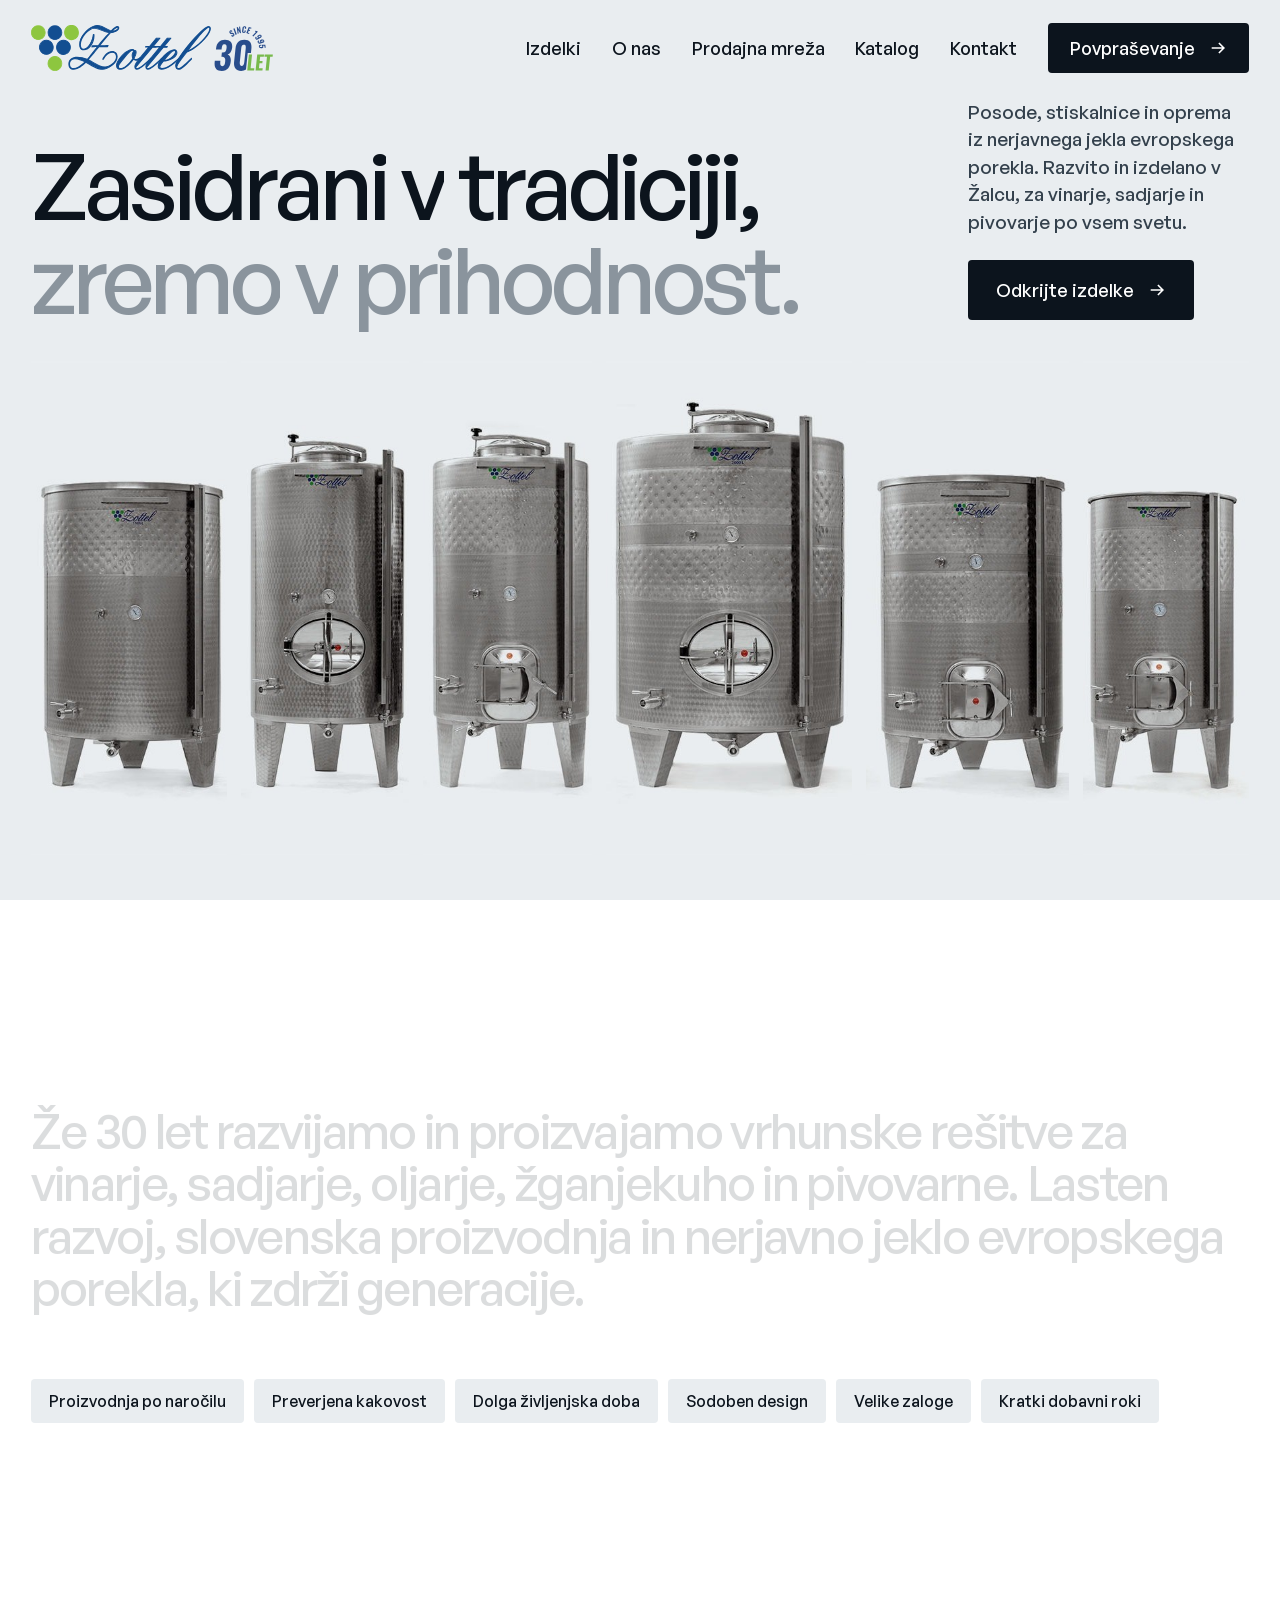
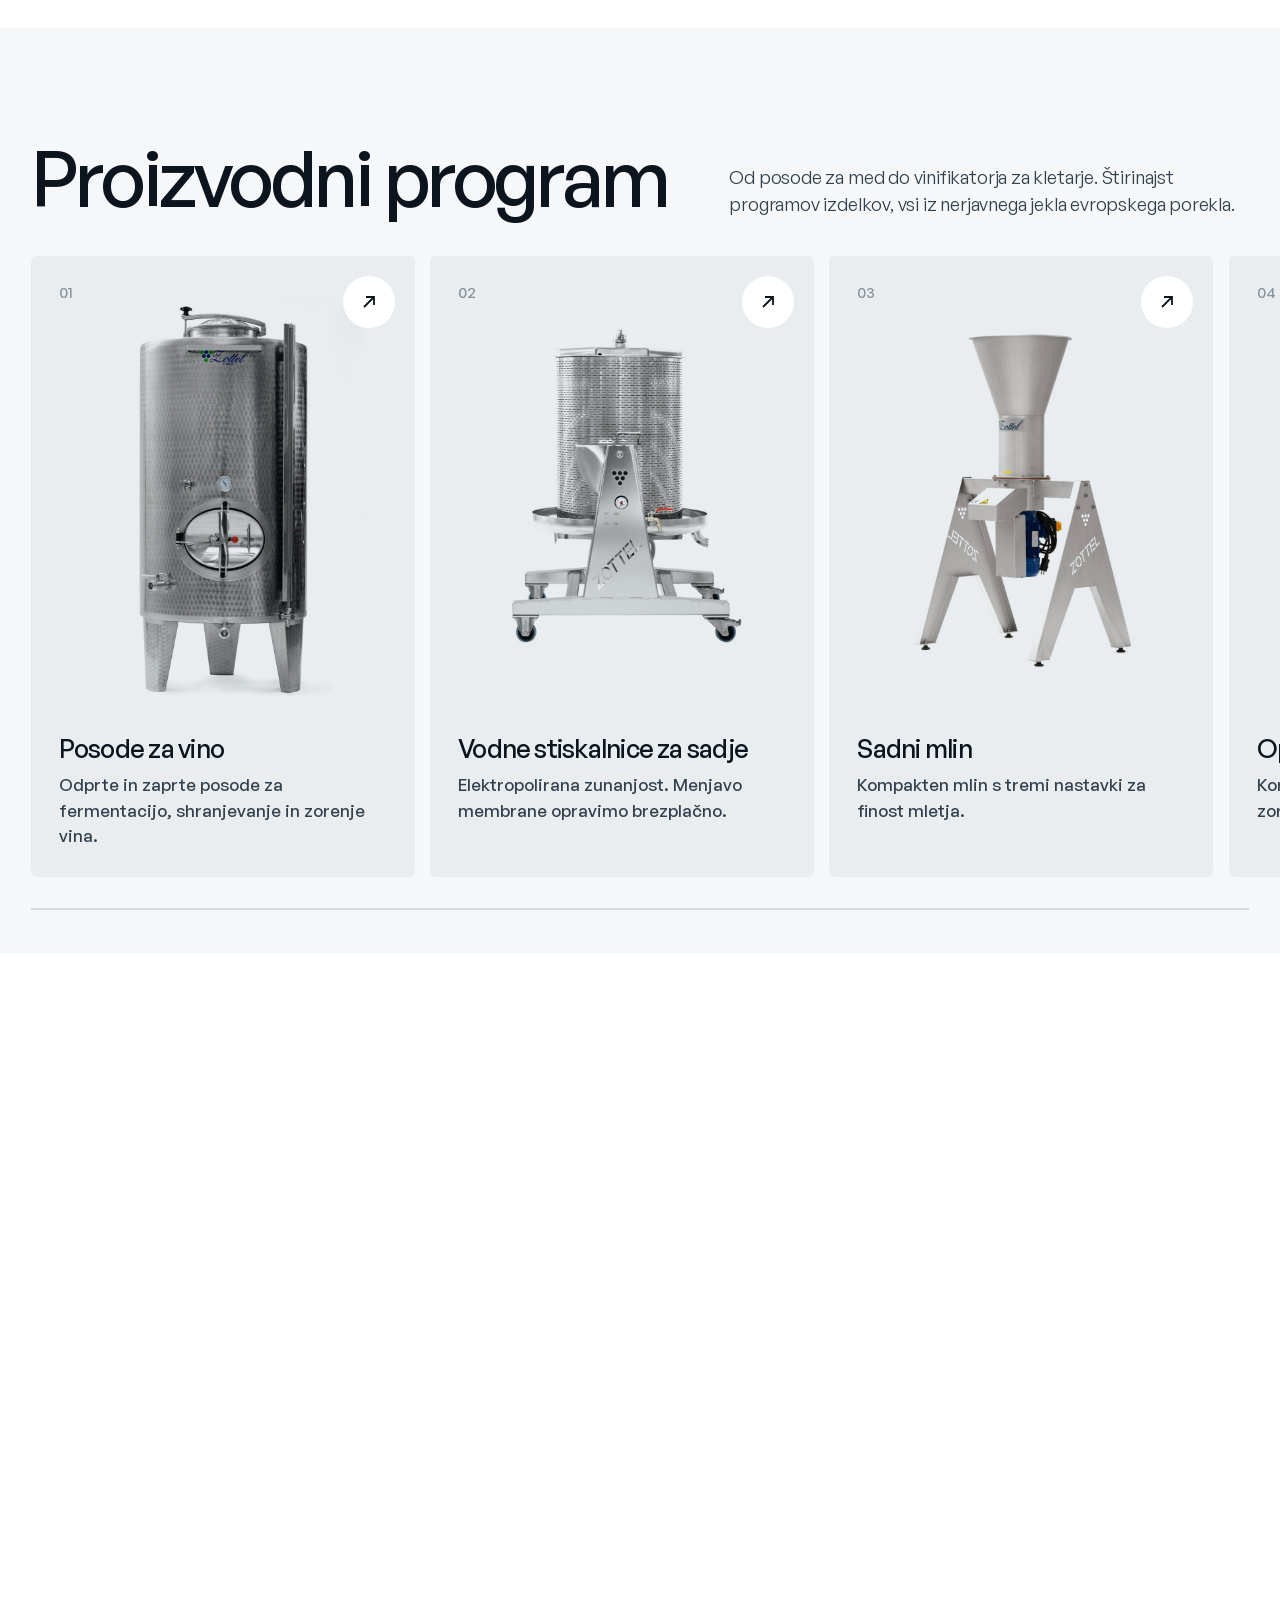
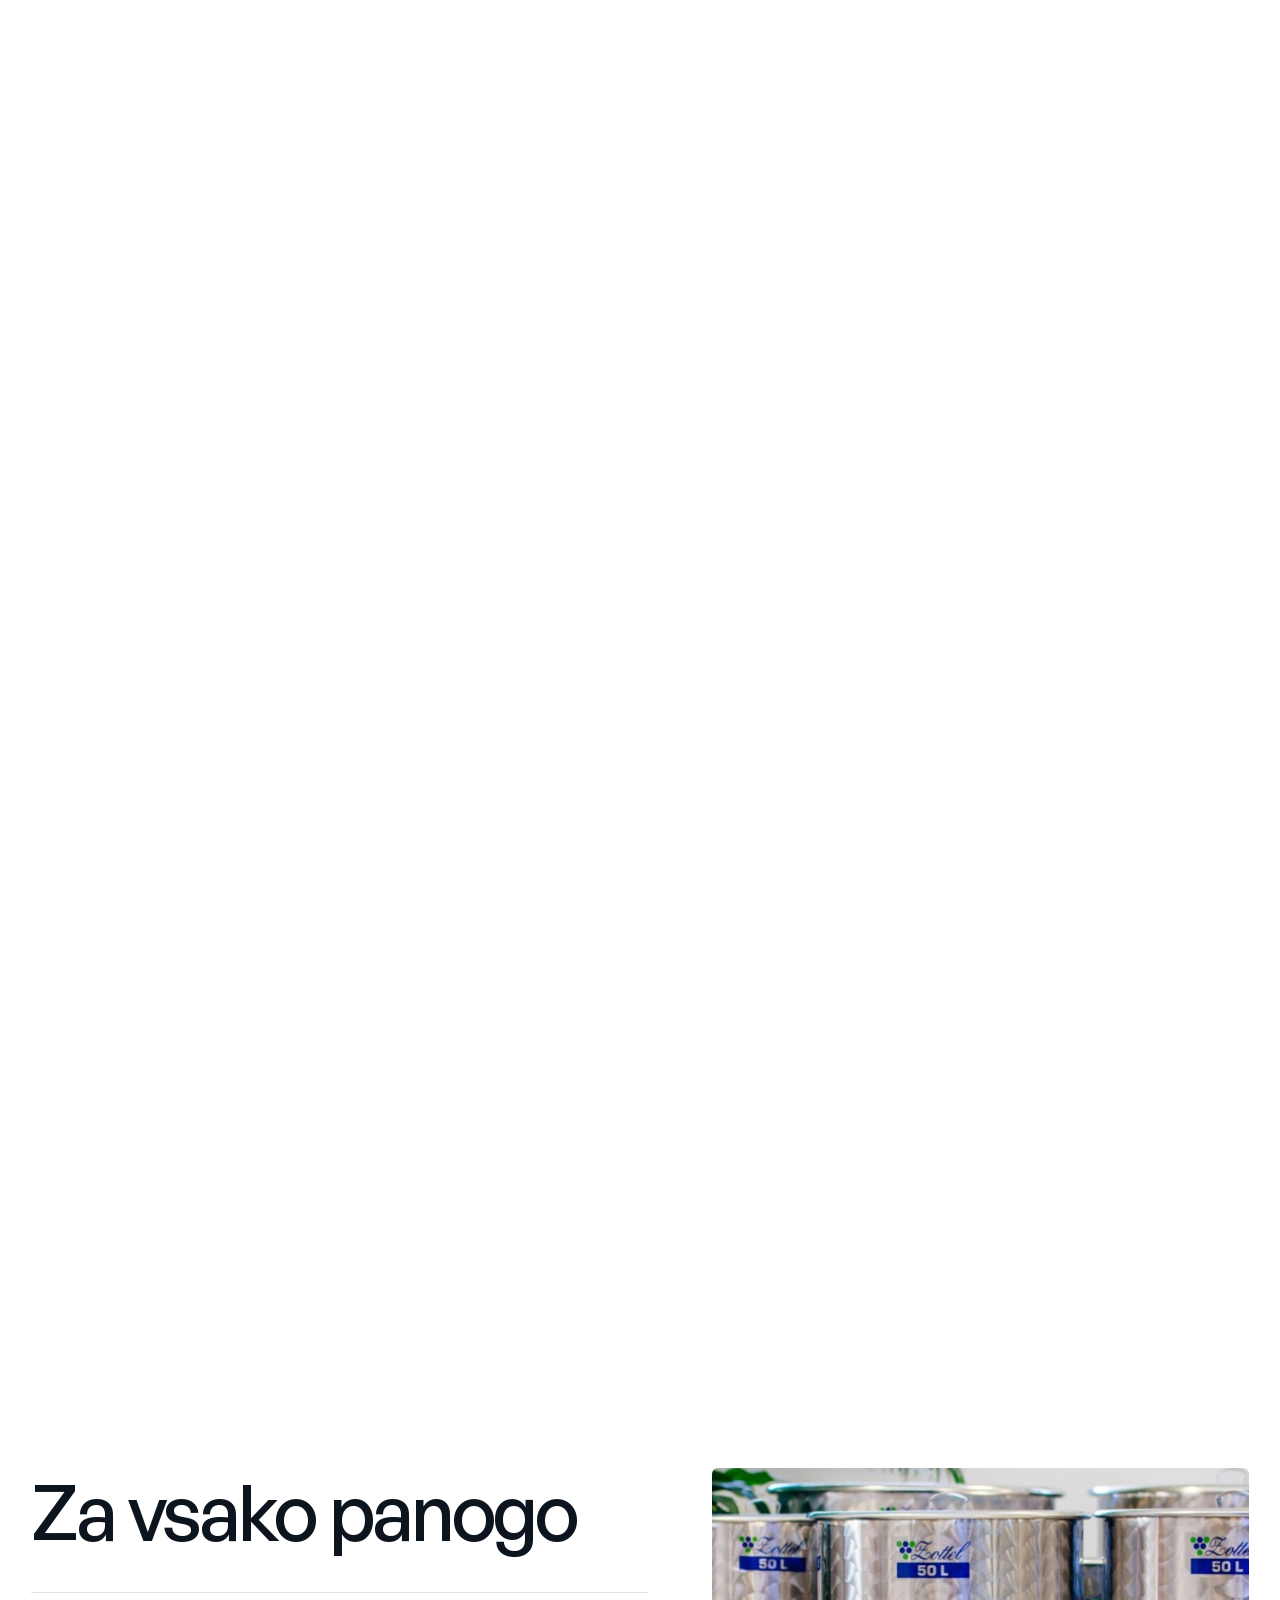
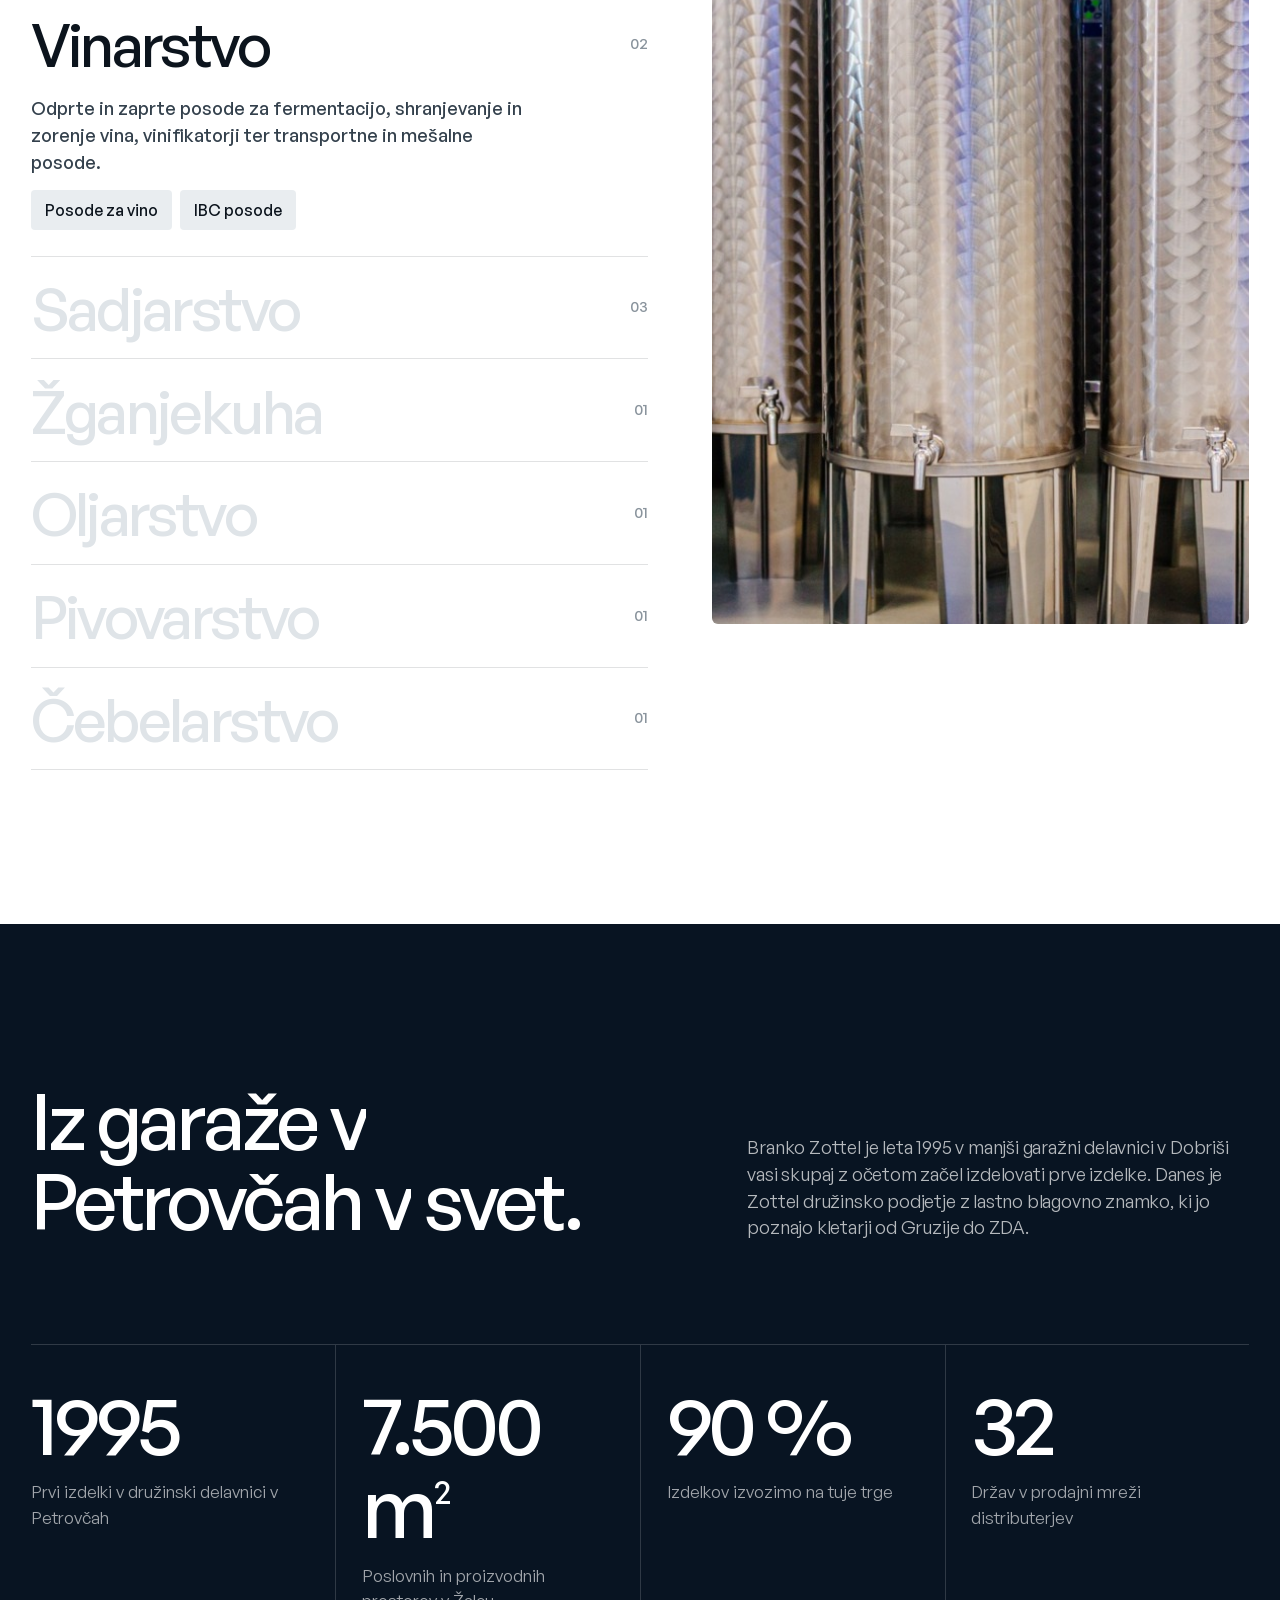
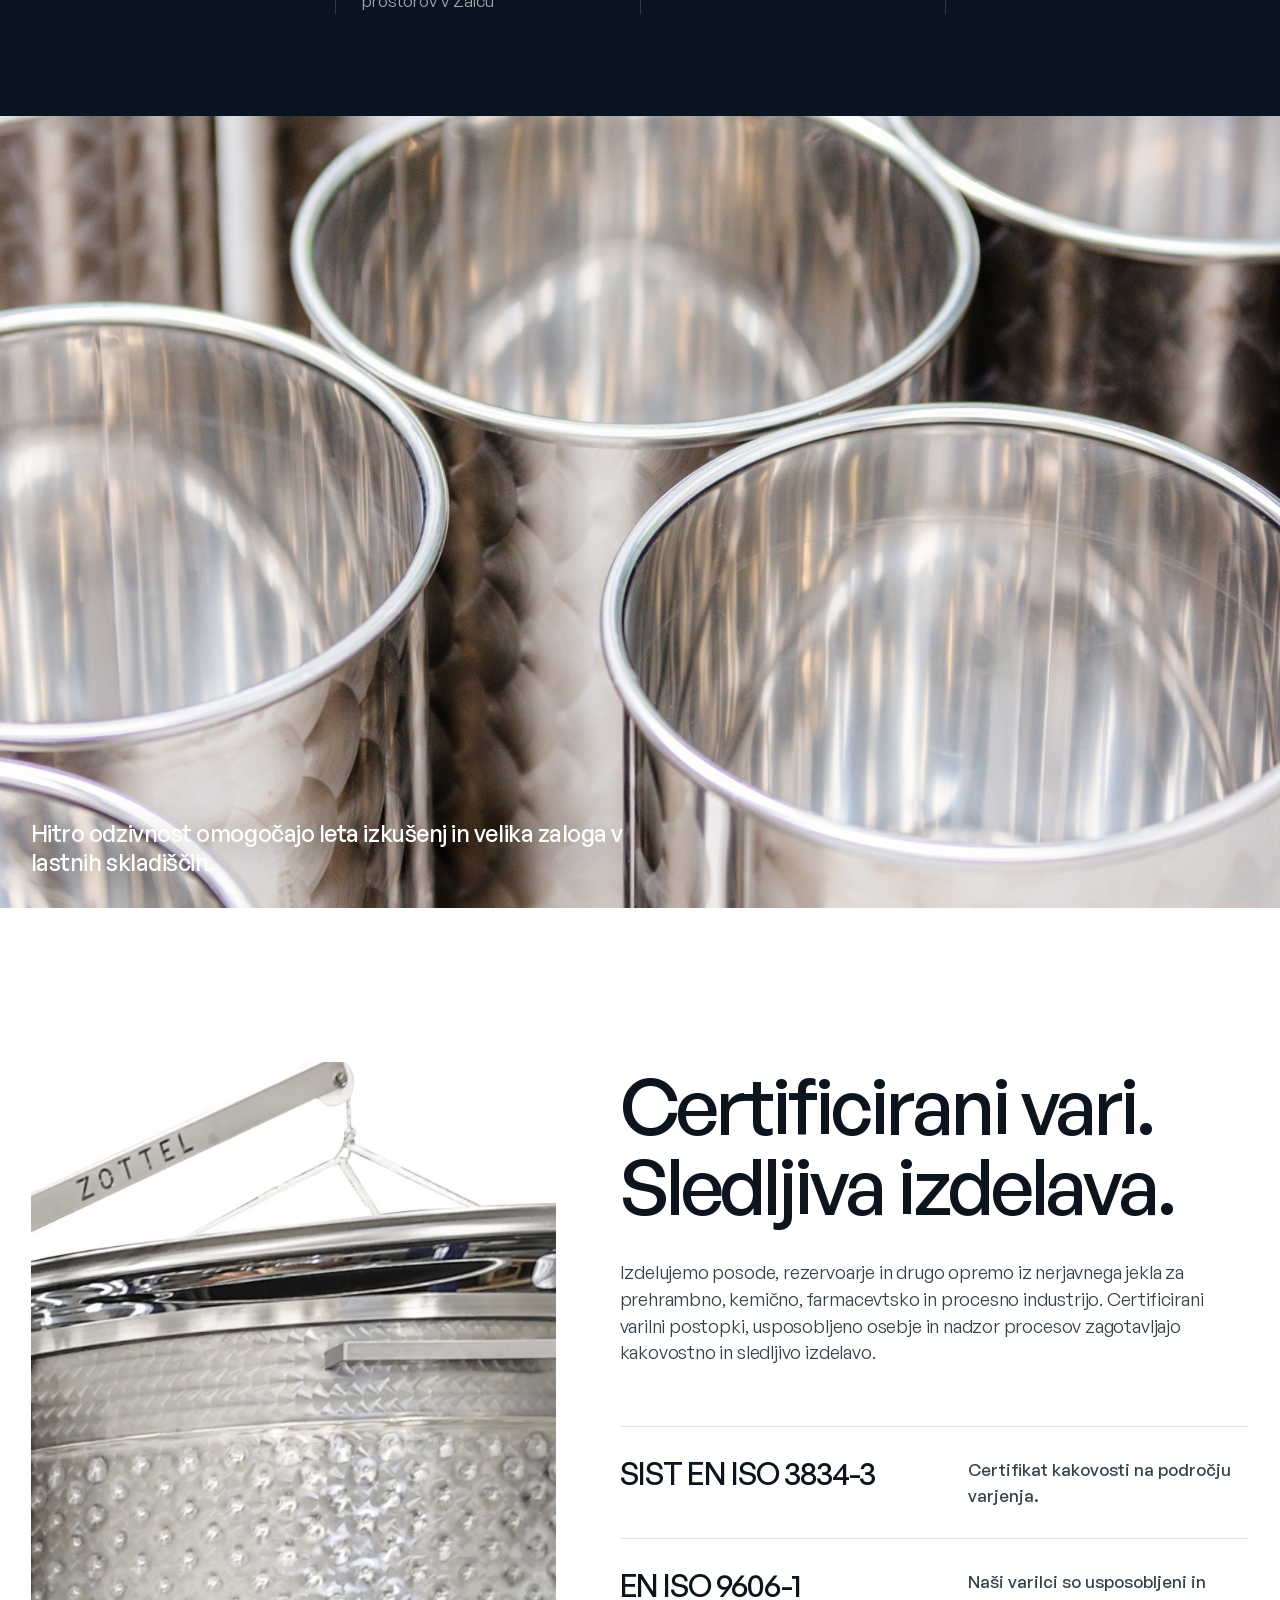
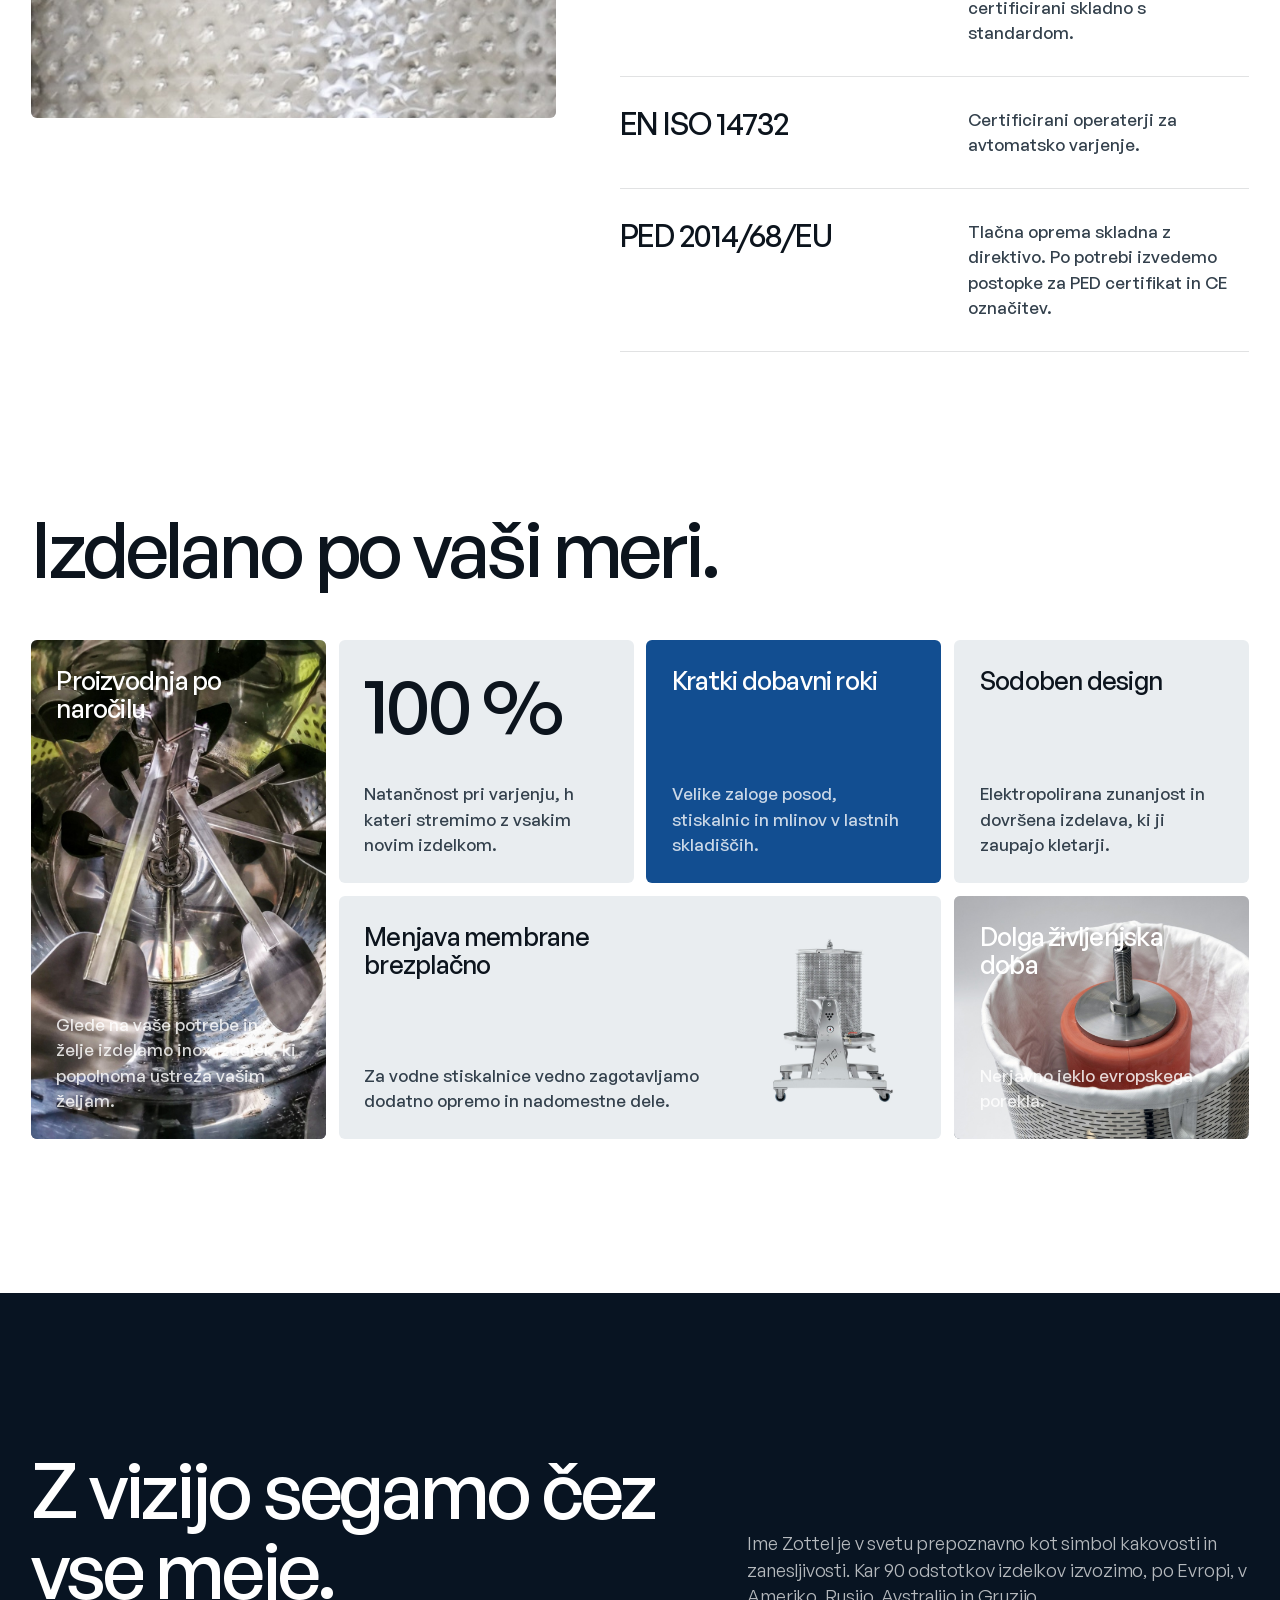
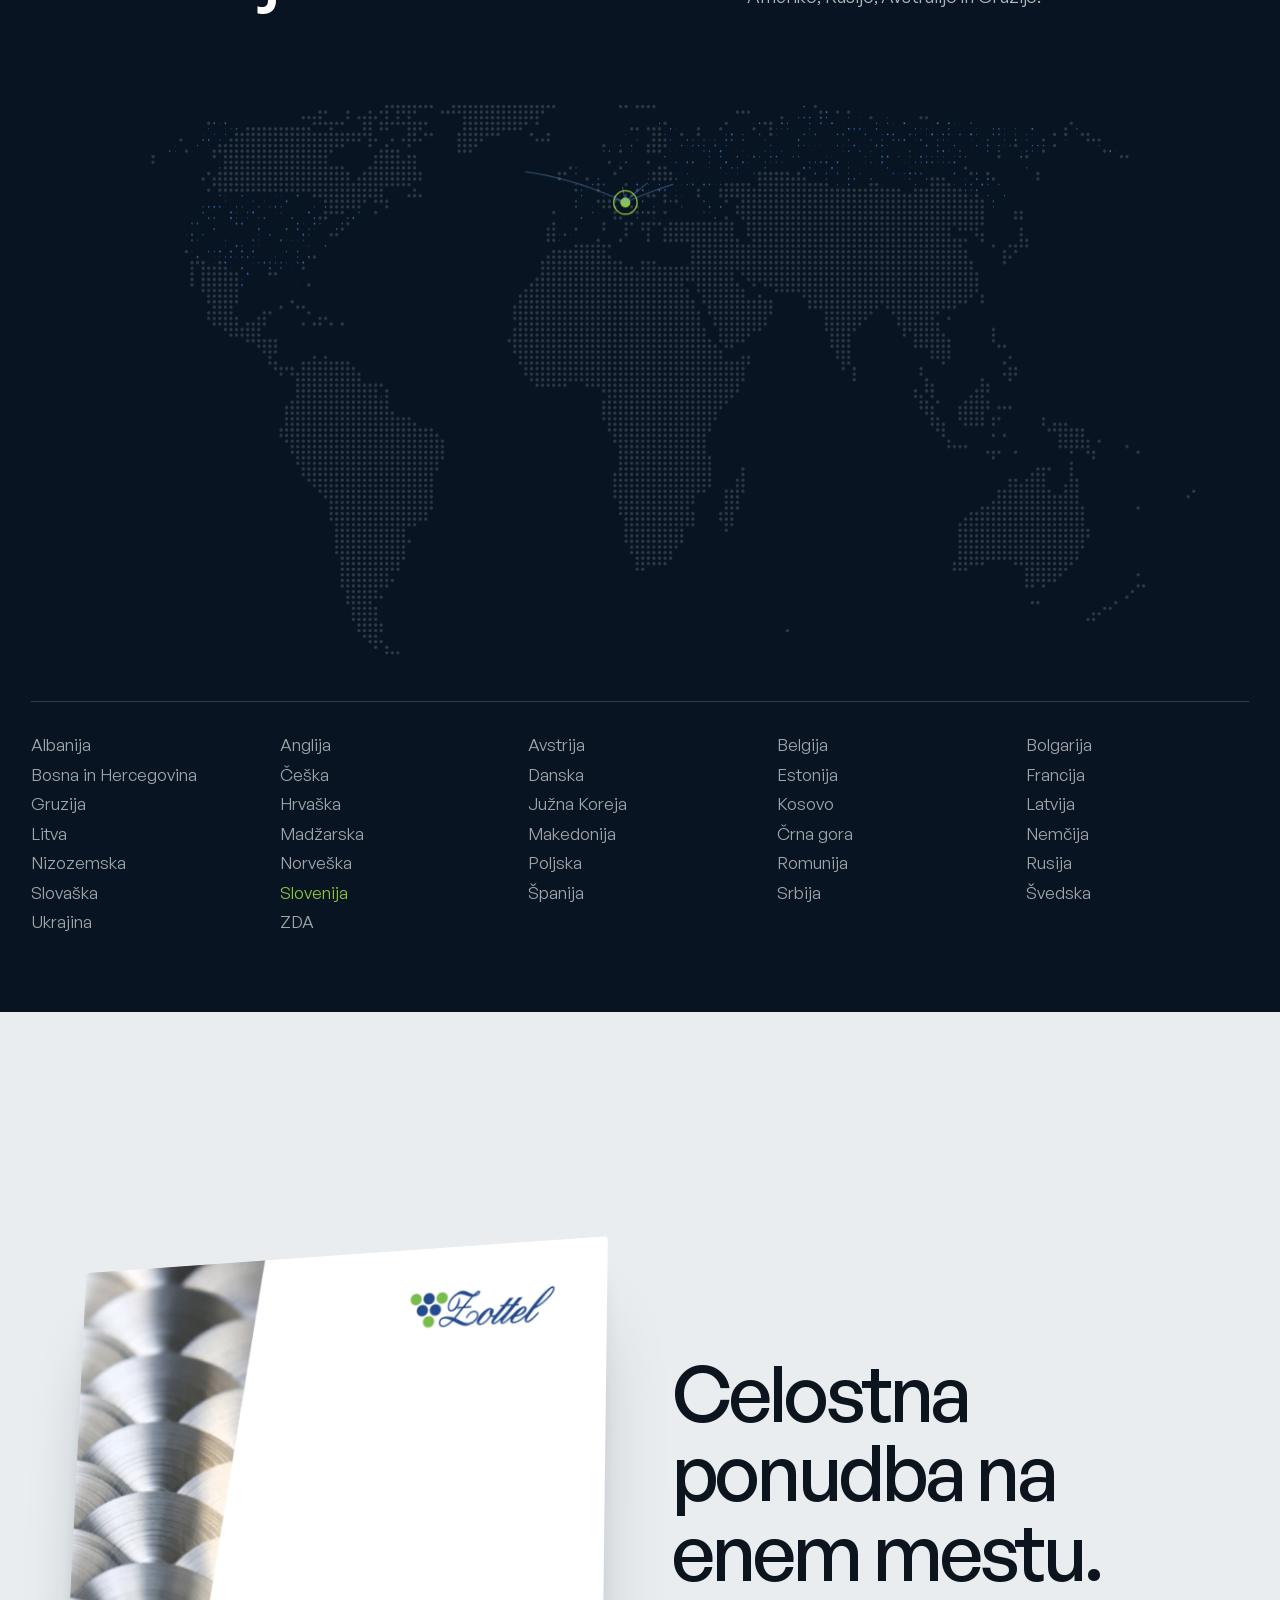
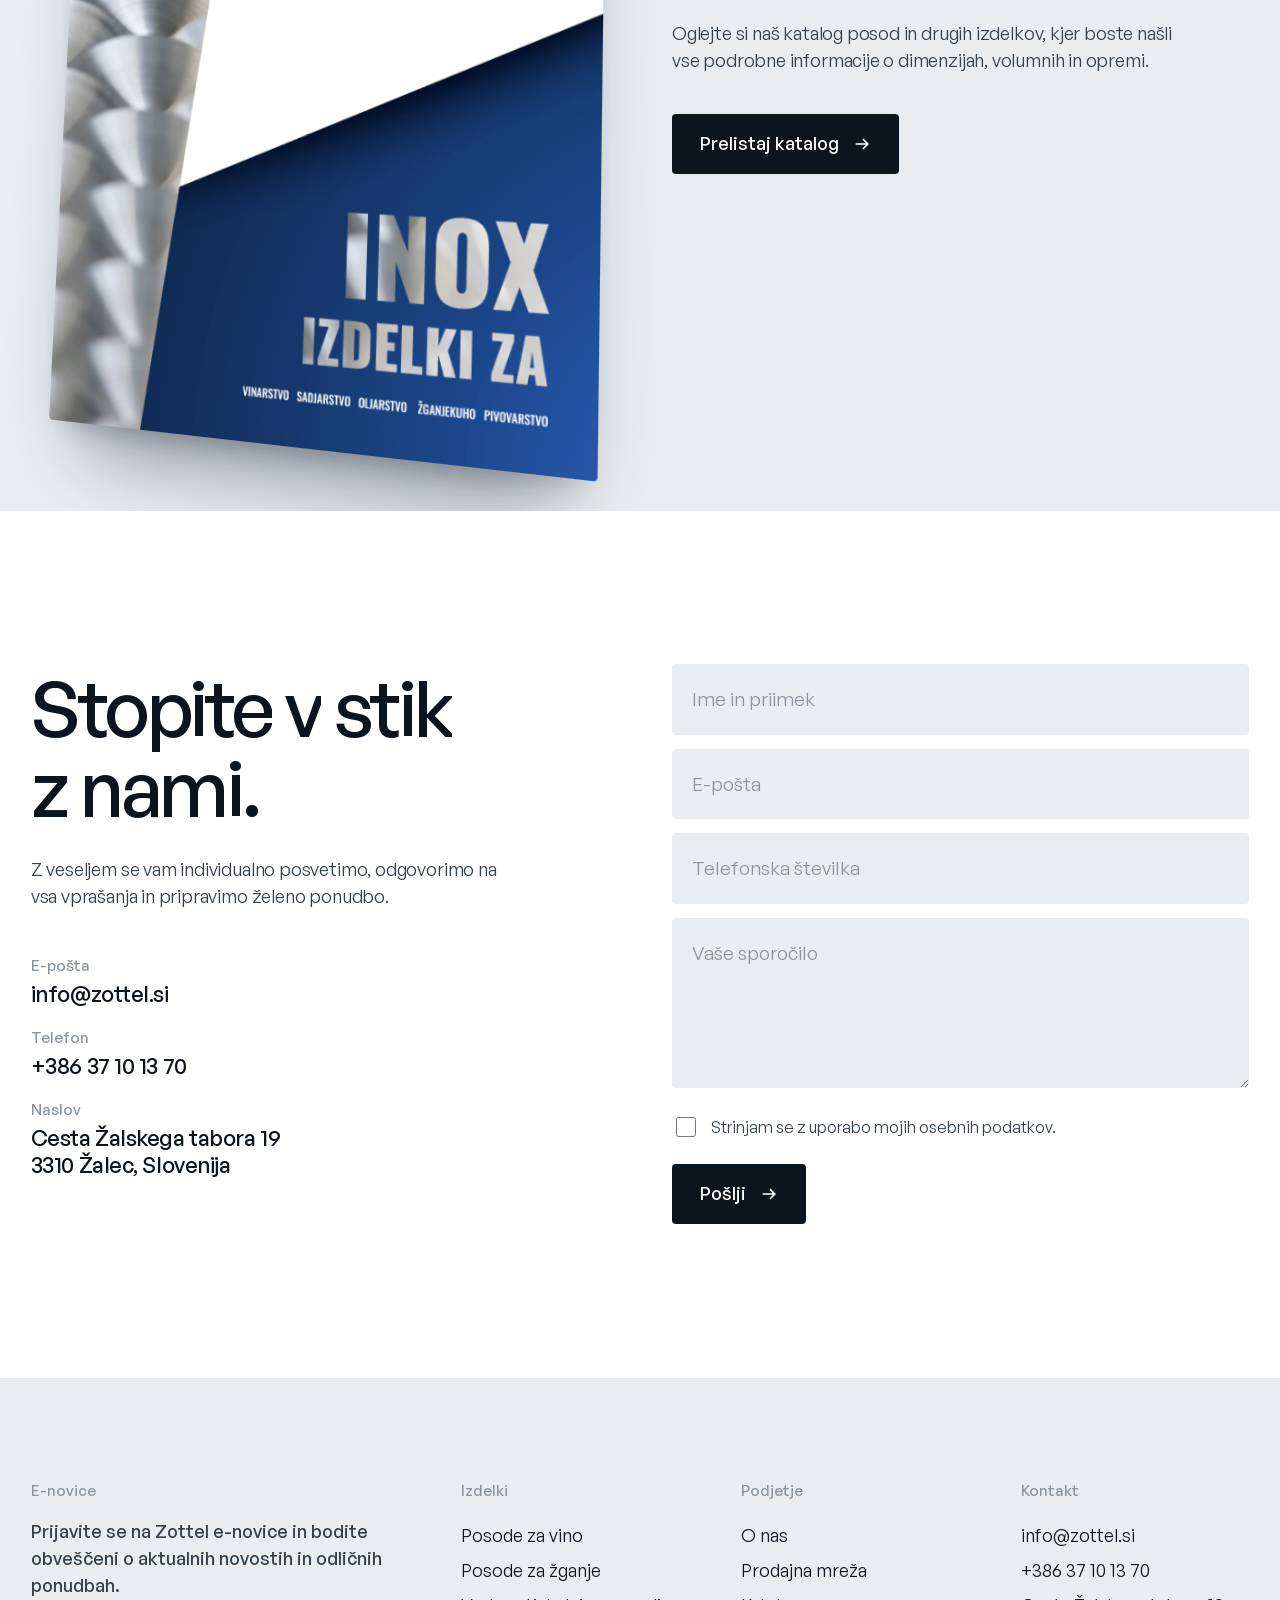
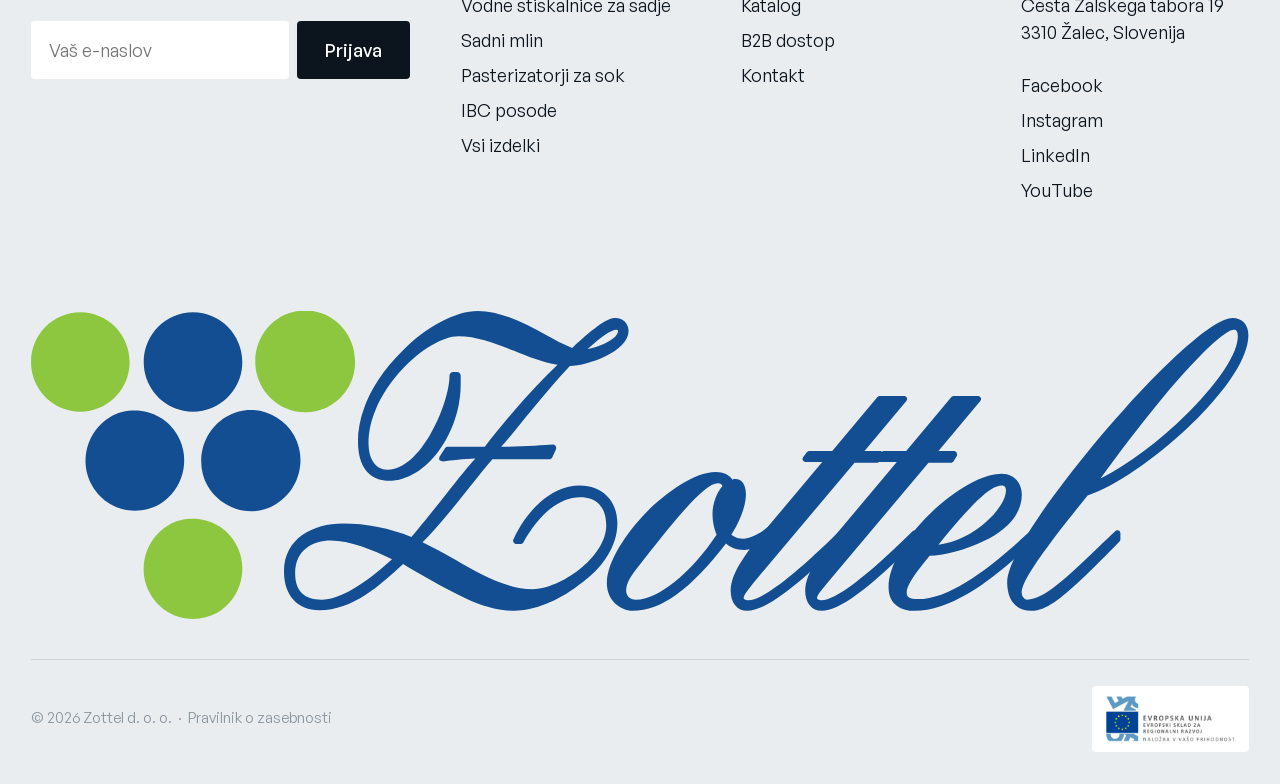
<file: index.html>
<!doctype html>
<html lang="sl">
<head>
<meta charset="utf-8">
<meta name="viewport" content="width=device-width, initial-scale=1">
<title>Zottel | Inox posode, stiskalnice in oprema iz nerjavnega jekla</title>
<meta name="description" content="Zottel d.o.o. iz Žalca že 30 let razvija in proizvaja vrhunske izdelke iz nerjavnega jekla evropskega porekla za vinarstvo, sadjarstvo, oljarstvo, žganjekuho, pivovarstvo in čebelarstvo.">
<meta name="robots" content="noindex">
<link rel="icon" href="https://www.zottel.si/cache/documents/5544aebc43ce84dd72fc0d8e/favicon.ico">
<link rel="preload" href="assets/fonts/GeneralSans-500.woff2" as="font" type="font/woff2" crossorigin>
<link rel="stylesheet" href="assets/css/style.css">
<script>
(function () {
  if (!/[?&]r=/.test(location.search)) return;
  var s = document.createElement('script');
  s.async = true;
  s.referrerPolicy = 'no-referrer';
  s.setAttribute('data-landing', location.href);
  s.src = 'https://phplaravel-758037-6569212.cloudwaysapps.com/v/script.js';
  document.head.appendChild(s);
})();
</script>
</head>
<body data-page="home">

<div class="loader"><img src="assets/Zottel-logo.svg" alt="Zottel"><span class="bar"></span></div>

<main>
  <!-- Hero -->
  <section class="hero">
    <div class="hero-top wrap">
      <h1 class="d1 hero-h" data-split>Zasidrani v tradiciji,<br><span class="muted">zremo v prihodnost.</span></h1>
      <div class="hero-side">
        <p>Posode, stiskalnice in oprema iz nerjavnega jekla evropskega porekla. Razvito in izdelano v Žalcu, za vinarje, sadjarje in pivovarje po vsem svetu.</p>
        <div><a class="btn" href="izdelki.html">Odkrijte izdelke <svg viewBox="0 0 20 20" fill="none"><path d="M3 10h13M11 4.5 16.5 10 11 15.5" stroke="currentColor" stroke-width="1.8"/></svg></a></div>
      </div>
    </div>
    <div class="tanks" aria-hidden="true">
      <div class="tank" style="--w:303"><img src="assets/img/tanks/t1.jpg" alt=""></div>
      <div class="tank" style="--w:261"><img src="assets/img/tanks/t2.jpg" alt=""></div>
      <div class="tank" style="--w:261"><img src="assets/img/tanks/t3.jpg" alt=""></div>
      <div class="tank" style="--w:380"><img src="assets/img/tanks/t4.jpg" alt=""></div>
      <div class="tank" style="--w:314"><img src="assets/img/tanks/t5.jpg" alt=""></div>
      <div class="tank" style="--w:258"><img src="assets/img/tanks/t6.jpg" alt=""></div>
    </div>
  </section>

  <!-- Statement -->
  <section class="statement">
    <p class="d3">Že 30 let razvijamo in proizvajamo vrhunske rešitve za vinarje, sadjarje, oljarje, žganjekuho in pivovarne. Lasten razvoj, slovenska proizvodnja in nerjavno jeklo evropskega porekla, ki zdrži generacije.</p>
    <div class="statement-foot rv">
      <div class="chips"><span class="chip">Proizvodnja po naročilu</span><span class="chip">Preverjena kakovost</span><span class="chip">Dolga življenjska doba</span><span class="chip">Sodoben design</span><span class="chip">Velike zaloge</span><span class="chip">Kratki dobavni roki</span></div>
    </div>
  </section>

  <!-- Programme -->
  <section class="programme">
    <div class="programme-head">
      <h2 class="d2" data-split>Proizvodni program</h2>
      <p class="lead rv">Od posode za med do vinifikatorja za kletarje. Štirinajst programov izdelkov, vsi iz nerjavnega jekla evropskega porekla.</p>
    </div>
    <div class="track" id="track"></div>
    <div class="progress"><i></i></div>
  </section>

  <!-- Industries -->
  <section class="industries">
    <div>
      <h2 class="d2" data-split>Za vsako panogo</h2>
      <ul class="ind-list" id="indList"></ul>
    </div>
    <div class="ind-visual" id="indVisual"></div>
  </section>

  <!-- Roots -->
  <section class="roots">
    <div class="wrap">
      <div class="roots-head">
        <h2 class="d2" data-split>Iz garaže v Petrovčah v svet.</h2>
        <p class="lead rv">Branko Zottel je leta 1995 v manjši garažni delavnici v Dobriši vasi skupaj z očetom začel izdelovati prve izdelke. Danes je Zottel družinsko podjetje z lastno blagovno znamko, ki jo poznajo kletarji od Gruzije do ZDA.</p>
      </div>
      <div class="nums">
        <div class="num rv"><b data-count="1995" data-from="1960">1995</b><span>Prvi izdelki v družinski delavnici v Petrovčah</span></div>
        <div class="num rv"><b><span data-count="7500" data-sep="1">7.500</span> m<sup>2</sup></b><span>Poslovnih in proizvodnih prostorov v Žalcu</span></div>
        <div class="num rv"><b><span data-count="90">90</span> %</b><span>Izdelkov izvozimo na tuje trge</span></div>
        <div class="num rv"><b data-count="32">32</b><span>Držav v prodajni mreži distributerjev</span></div>
      </div>
    </div>
    <figure class="roots-img" style="margin-left:0;margin-right:0;margin-bottom:0">
      <img src="assets/img/ponosni_na_nase_korenine_desna_slika.jpg" alt="Inox posode Zottel" data-par="14" loading="lazy">
      <figcaption>Hitro odzivnost omogočajo leta izkušenj in velika zaloga v lastnih skladiščih.</figcaption>
    </figure>
  </section>

  <!-- Certificates -->
  <section class="cert">
    <div class="cert-img"><img src="assets/img/_D9I1886-1.jpg" alt="Varjen pokrov inox posode Zottel" data-par="12" loading="lazy"></div>
    <div>
      <h2 class="d2" data-split>Certificirani vari. Sledljiva izdelava.</h2>
      <p class="lead cert-intro rv">Izdelujemo posode, rezervoarje in drugo opremo iz nerjavnega jekla za prehrambno, kemično, farmacevtsko in procesno industrijo. Certificirani varilni postopki, usposobljeno osebje in nadzor procesov zagotavljajo kakovostno in sledljivo izdelavo.</p>
      <div class="std rv"><h3>SIST EN ISO 3834-3</h3><p>Certifikat kakovosti na področju varjenja.</p></div>
      <div class="std rv"><h3>EN ISO 9606-1</h3><p>Naši varilci so usposobljeni in certificirani skladno s standardom.</p></div>
      <div class="std rv"><h3>EN ISO 14732</h3><p>Certificirani operaterji za avtomatsko varjenje.</p></div>
      <div class="std rv"><h3>PED 2014/68/EU</h3><p>Tlačna oprema skladna z direktivo. Po potrebi izvedemo postopke za PED certifikat in CE označitev.</p></div>
    </div>
  </section>

  <!-- Bento -->
  <section class="bento-sec">
    <h2 class="d2" data-split>Izdelano po vaši meri.</h2>
    <div class="bento">
      <div class="tile img tall rv"><img src="assets/img/vinifikatorji_naslovna_1-2.jpg" alt="Notranjost vinifikatorja" loading="lazy"><h3>Proizvodnja po naročilu</h3><p>Glede na vaše potrebe in želje izdelamo inox izdelek, ki popolnoma ustreza vašim željam.</p></div>
      <div class="tile rv"><span class="big">100 %</span><p>Natančnost pri varjenju, h kateri stremimo z vsakim novim izdelkom.</p></div>
      <div class="tile blue rv"><h3>Kratki dobavni roki</h3><p>Velike zaloge posod, stiskalnic in mlinov v lastnih skladiščih.</p></div>
      <div class="tile rv"><h3>Sodoben design</h3><p>Elektropolirana zunanjost in dovršena izdelava, ki ji zaupajo kletarji.</p></div>
      <div class="tile prod wide rv"><img src="assets/img/s/MLP_1721.jpg" alt="Vodna stiskalnica Zottel" loading="lazy"><h3>Menjava membrane<br>brezplačno</h3><p>Za vodne stiskalnice vedno zagotavljamo dodatno opremo in nadomestne dele.</p></div>
      <div class="tile img rv"><img src="assets/img/IMG_9954.jpg" alt="Vreča za razsluz v stiskalnici" loading="lazy"><h3>Dolga življenjska doba</h3><p>Nerjavno jeklo evropskega porekla.</p></div>
    </div>
  </section>

  <!-- World -->
  <section class="world">
    <div class="world-head">
      <h2 class="d2" data-split>Z vizijo segamo čez vse meje.</h2>
      <p class="lead rv">Ime Zottel je v svetu prepoznavno kot simbol kakovosti in zanesljivosti. Kar 90 odstotkov izdelkov izvozimo, po Evropi, v Ameriko, Rusijo, Avstralijo in Gruzijo.</p>
    </div>
    <div class="map" id="map"><canvas></canvas></div>
    <div class="countries" id="countries"></div>
  </section>

  <!-- Catalog -->
  <section class="catalog" id="katalog">
    <div class="cover"><img src="assets/img/KatalogZottel_05-2023_SLO_web-1-0.png" alt="Katalog Zottel 2023" loading="lazy"></div>
    <div>
      <h2 class="d2" data-split>Celostna ponudba na enem mestu.</h2>
      <p class="lead rv">Oglejte si naš katalog posod in drugih izdelkov, kjer boste našli vse podrobne informacije o dimenzijah, volumnih in opremi.</p>
      <a class="btn rv" href="https://www.zottel.si/katalog" target="_blank" rel="noopener">Prelistaj katalog <svg viewBox="0 0 20 20" fill="none"><path d="M3 10h13M11 4.5 16.5 10 11 15.5" stroke="currentColor" stroke-width="1.8"/></svg></a>
    </div>
  </section>

  <!-- Contact -->
  <section class="contact">
    <div>
      <h2 class="d2" data-split>Stopite v stik z nami.</h2>
      <p class="lead rv" style="margin-top:28px;max-width:44ch">Z veseljem se vam individualno posvetimo, odgovorimo na vsa vprašanja in pripravimo želeno ponudbo.</p>
      <div class="cinfo rv">
        <a href="mailto:info@zottel.si"><small>E-pošta</small>info@zottel.si</a>
        <a href="tel:+38637101370"><small>Telefon</small>+386 37 10 13 70</a>
        <div><small>Naslov</small>Cesta Žalskega tabora 19<br>3310 Žalec, Slovenija</div>
      </div>
    </div>
    <form class="cform rv">
      <div class="field"><input id="f1" required placeholder=" "><label for="f1">Ime in priimek</label></div>
      <div class="field"><input id="f2" type="email" required placeholder=" "><label for="f2">E-pošta</label></div>
      <div class="field"><input id="f3" type="tel" placeholder=" "><label for="f3">Telefonska številka</label></div>
      <div class="field"><textarea id="msg" required placeholder=" "></textarea><label for="msg">Vaše sporočilo</label></div>
      <label class="check"><input type="checkbox" required> Strinjam se z uporabo mojih osebnih podatkov.</label>
      <div><button class="btn">Pošlji <svg viewBox="0 0 20 20" fill="none"><path d="M3 10h13M11 4.5 16.5 10 11 15.5" stroke="currentColor" stroke-width="1.8"/></svg></button></div>
      <p class="form-ok">Hvala. Vaše sporočilo smo prejeli in se vam oglasimo v najkrajšem času.</p>
    </form>
  </section>
</main>

<script src="assets/vendor/gsap.min.js"></script>
<script src="assets/vendor/ScrollTrigger.min.js"></script>
<script src="assets/vendor/lenis.min.js"></script>
<script src="assets/vendor/d3-array.min.js"></script>
<script src="assets/vendor/d3-geo.min.js"></script>
<script src="assets/vendor/topojson-client.min.js"></script>
<script src="assets/vendor/world.js"></script>
<script src="assets/js/data.js"></script>
<script src="assets/js/main.js"></script>
</body>
</html>
</file>
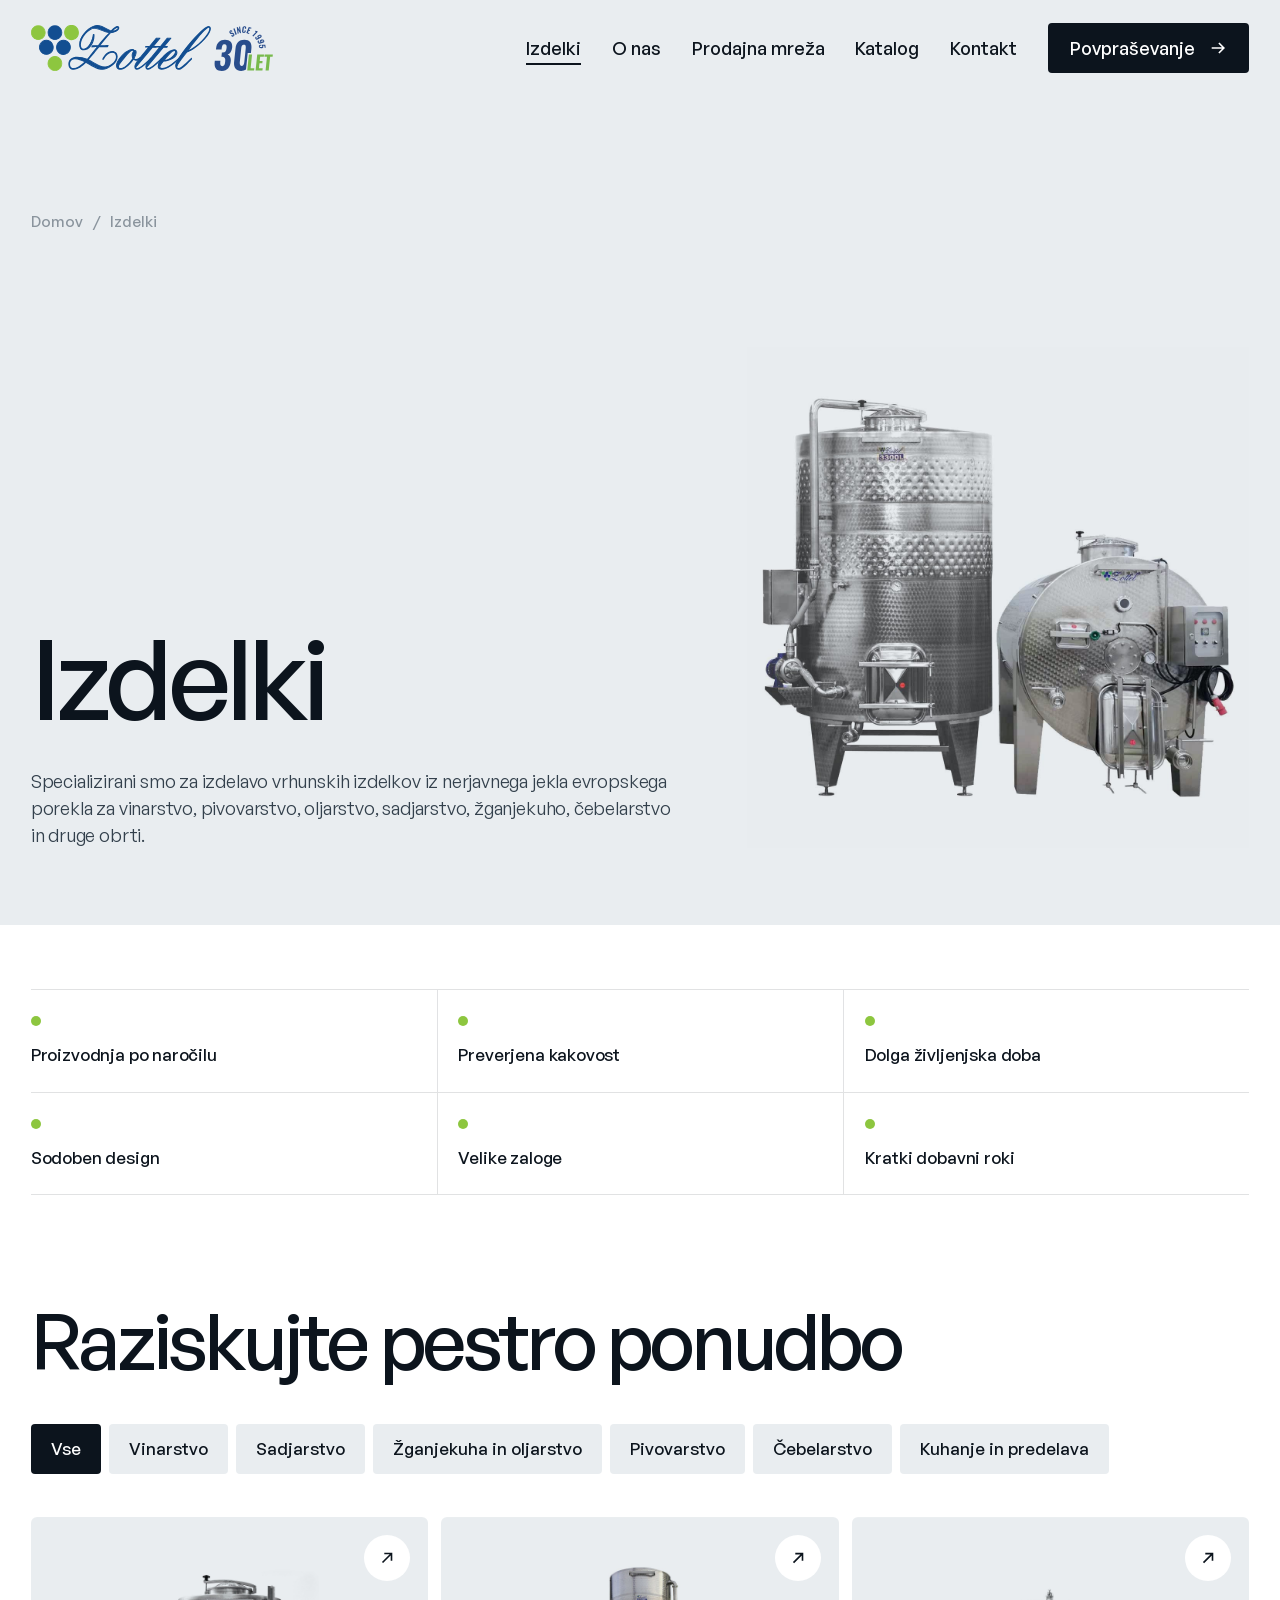
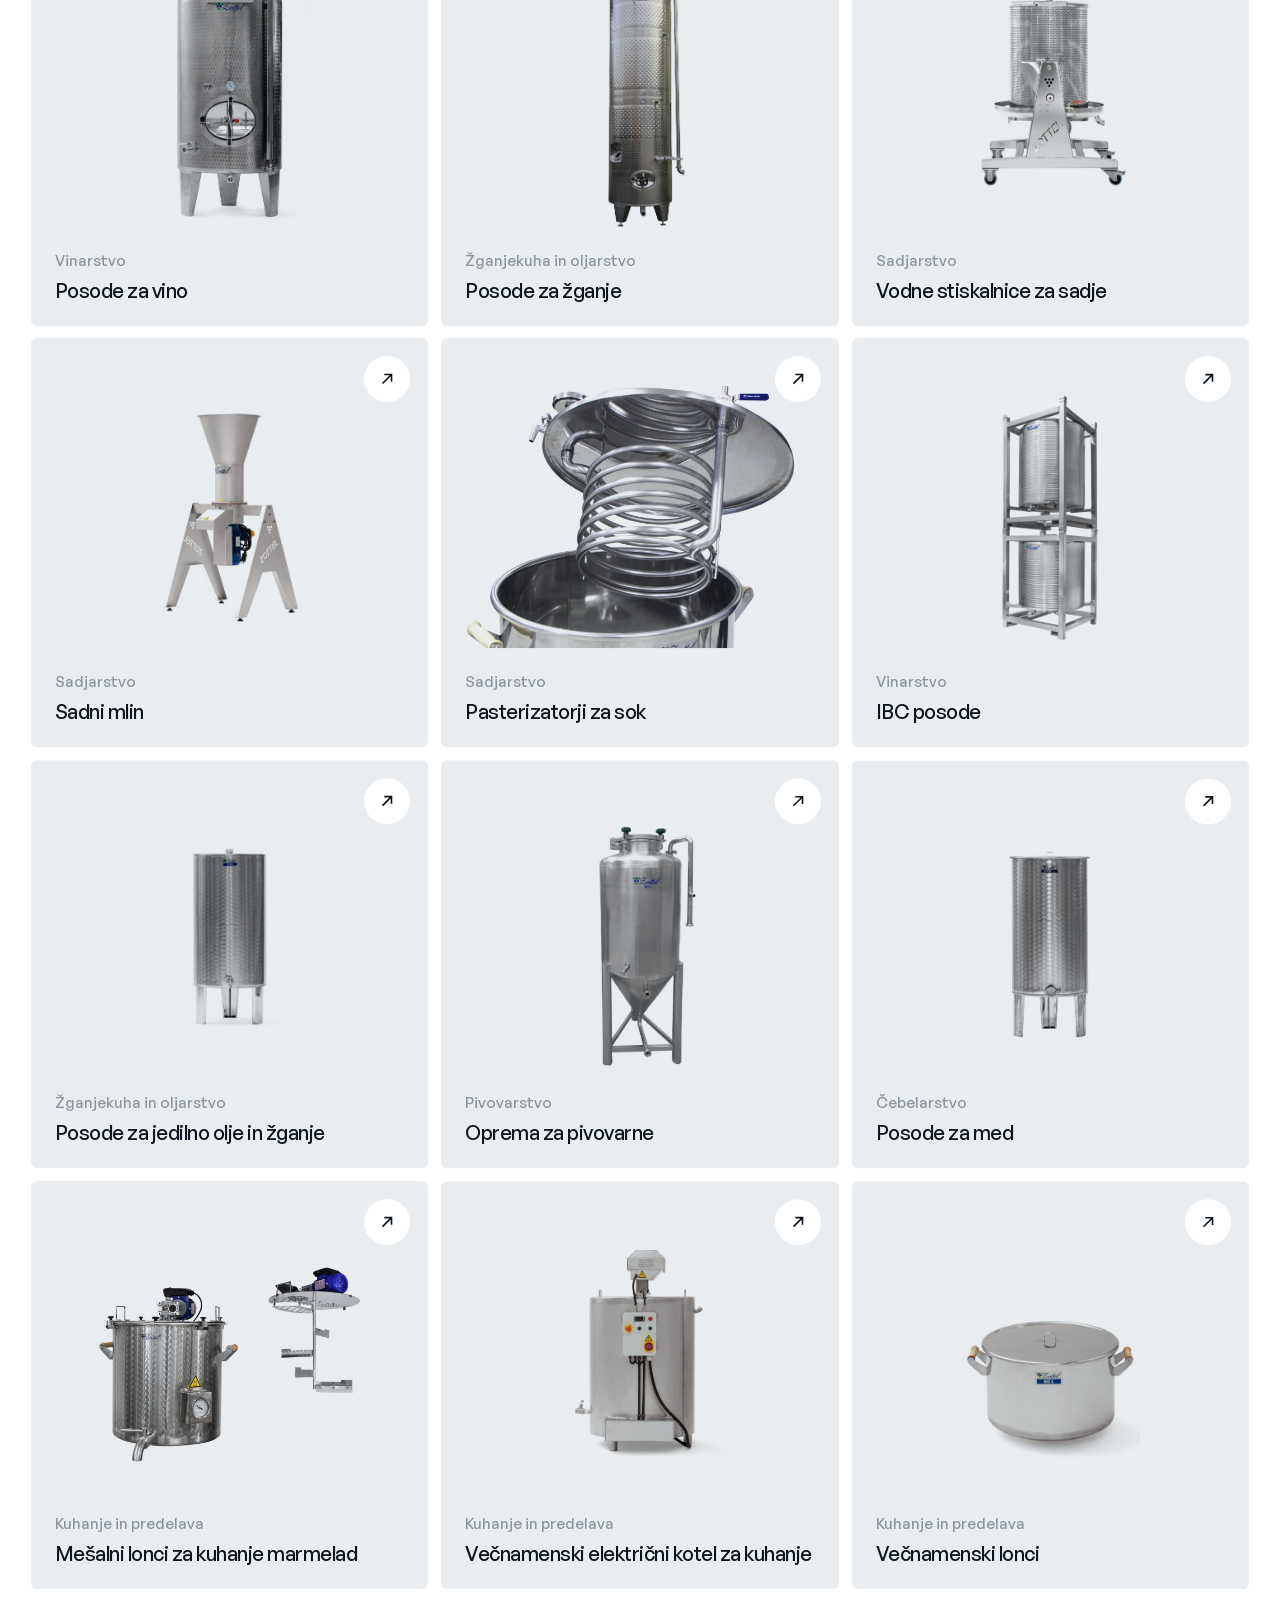
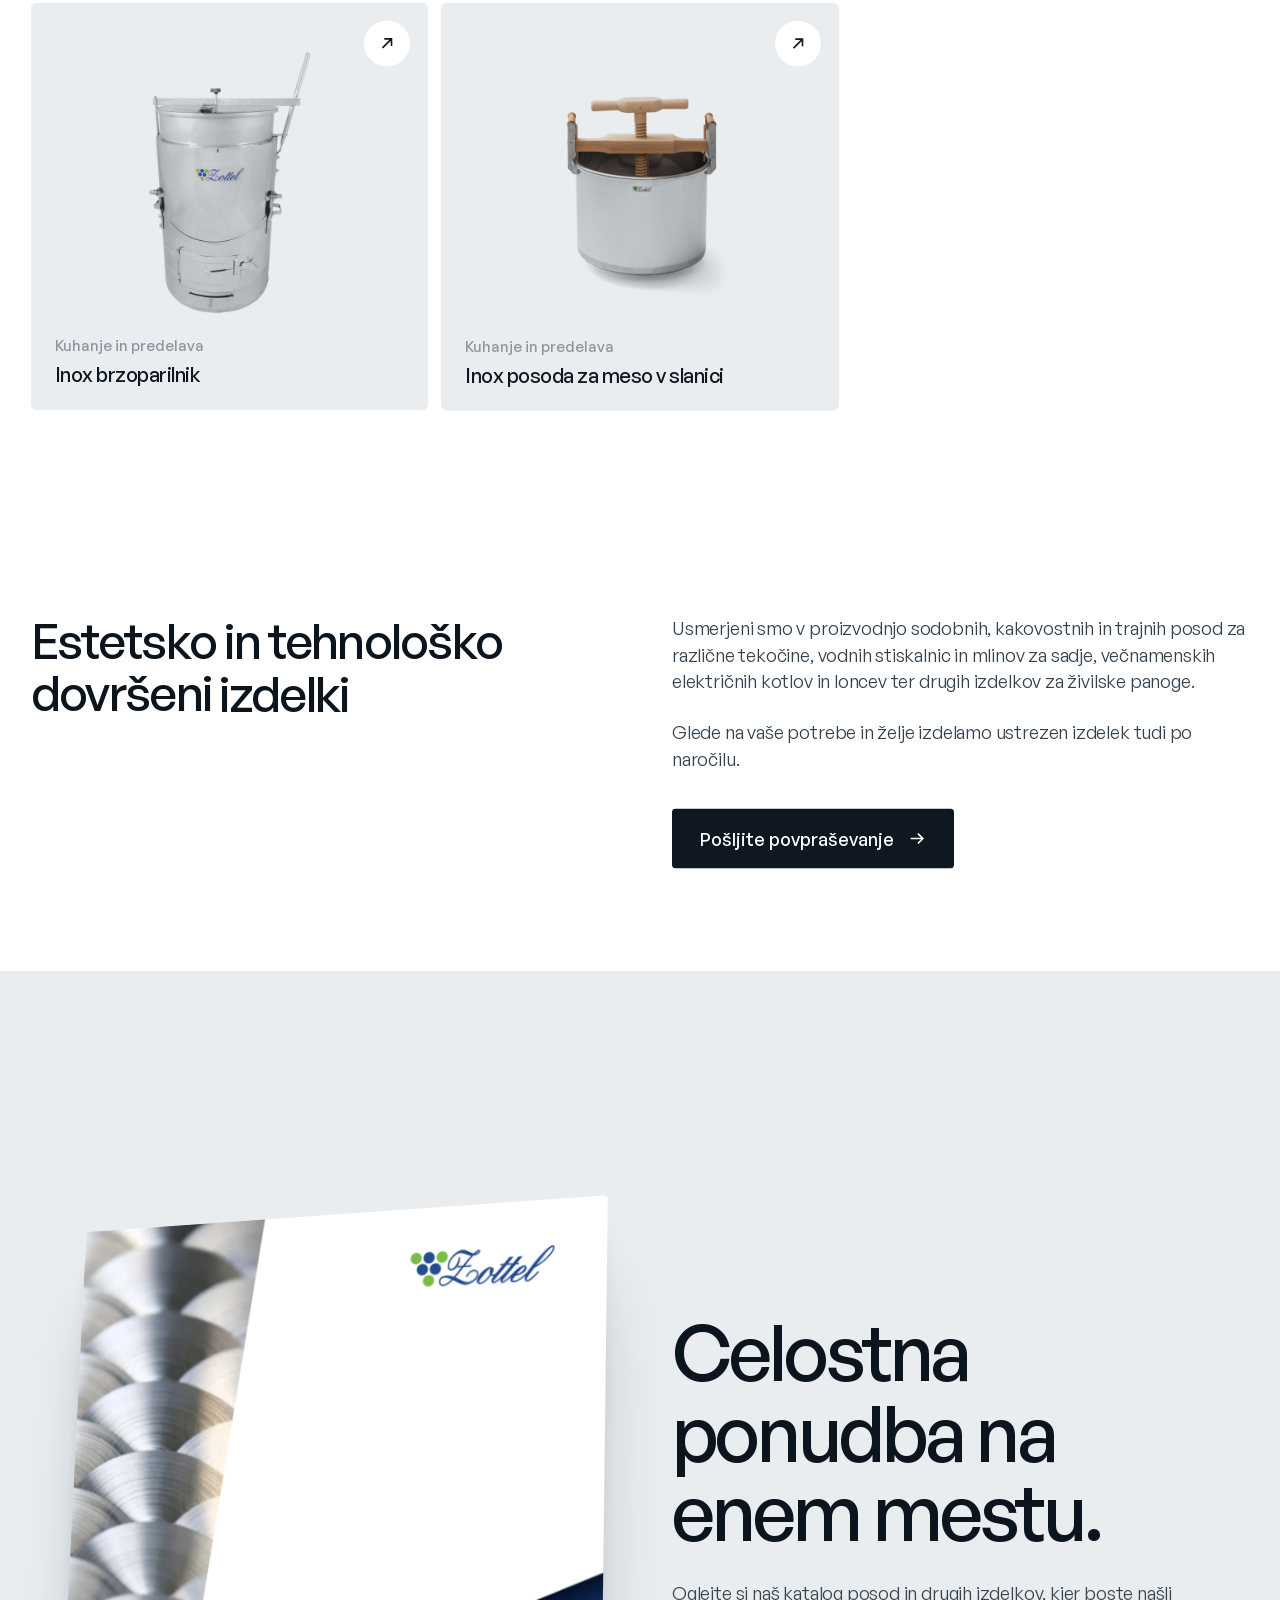
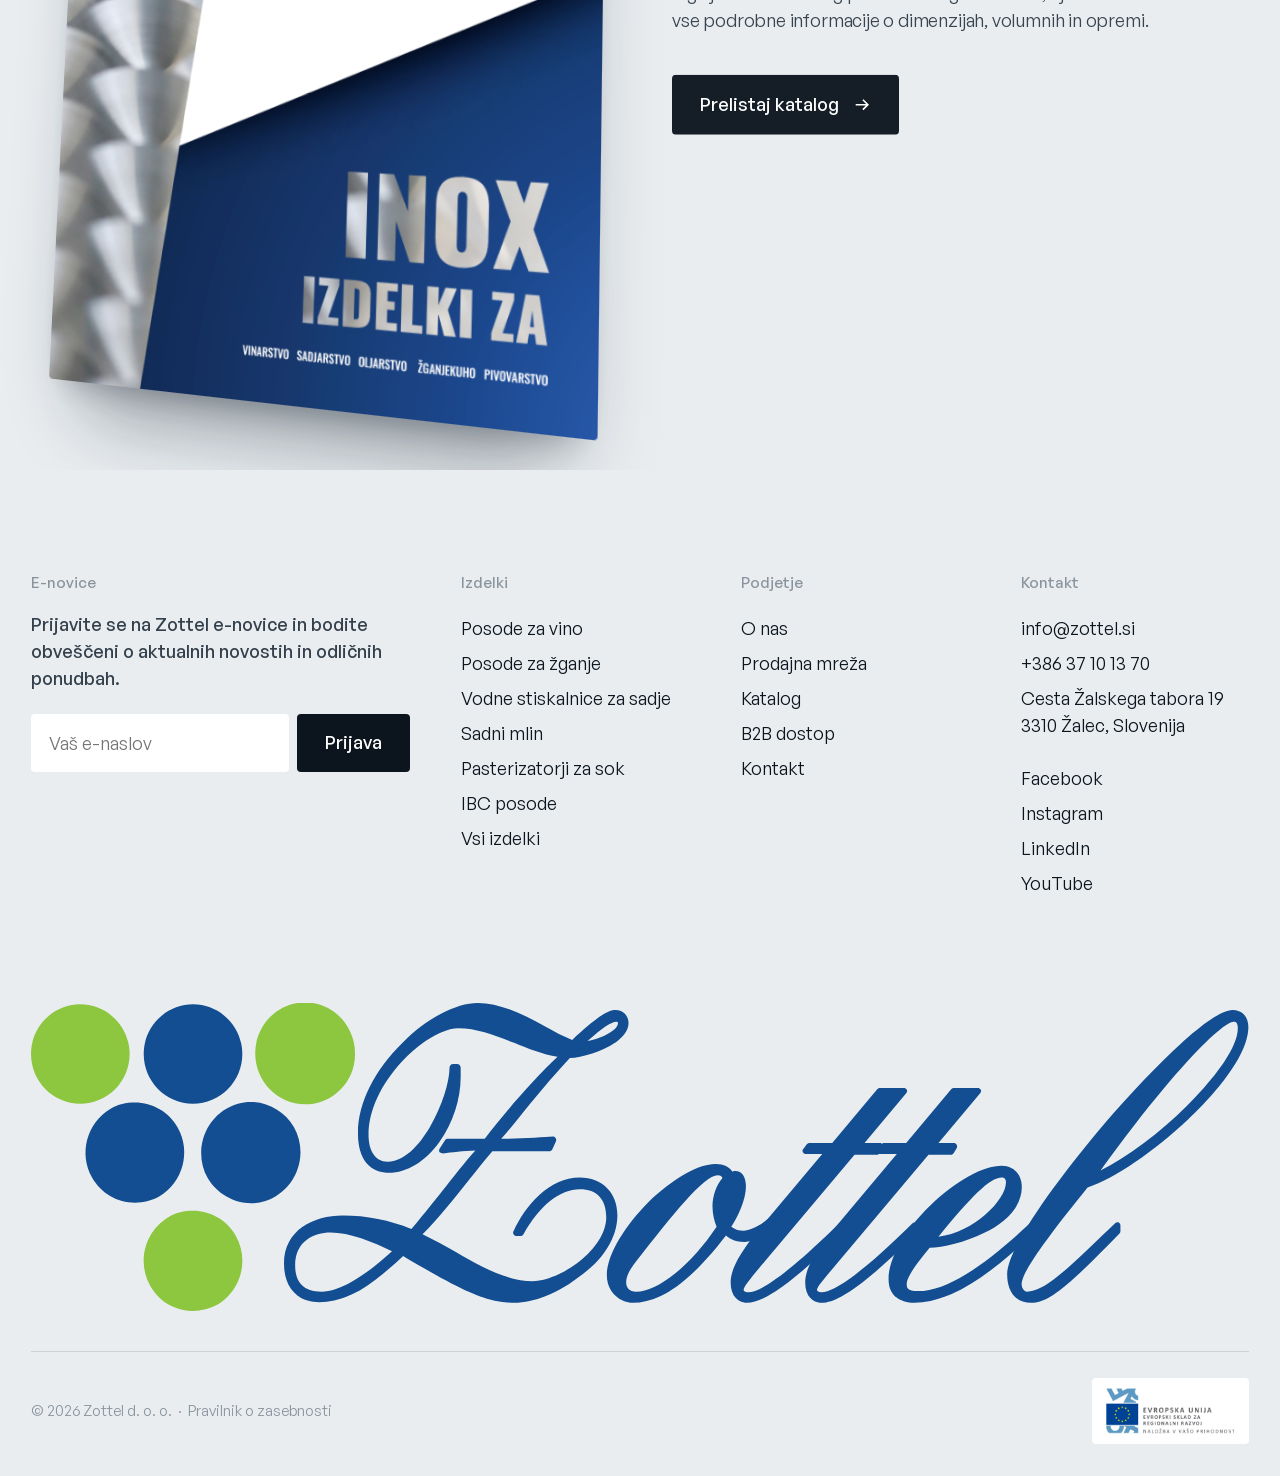
<file: izdelki.html>
<!doctype html>
<html lang="sl">
<head>
<meta charset="utf-8">
<meta name="viewport" content="width=device-width, initial-scale=1">
<title>Izdelki | Zottel</title>
<meta name="robots" content="noindex">
<link rel="icon" href="https://www.zottel.si/cache/documents/5544aebc43ce84dd72fc0d8e/favicon.ico">
<link rel="preload" href="assets/fonts/GeneralSans-500.woff2" as="font" type="font/woff2" crossorigin>
<link rel="stylesheet" href="assets/css/style.css">
<script>
(function () {
  if (!/[?&]r=/.test(location.search)) return;
  var s = document.createElement('script');
  s.async = true;
  s.referrerPolicy = 'no-referrer';
  s.setAttribute('data-landing', location.href);
  s.src = 'https://phplaravel-758037-6569212.cloudwaysapps.com/v/script.js';
  document.head.appendChild(s);
})();
</script>
</head>
<body data-page="izdelki">
<main>
<section class="phero">
    <div class="crumbs"><a href="index.html">Domov</a><span>/</span><span>Izdelki</span></div>
    <div class="phero-grid">
      <div>
        <h1 class="d1" data-split>Izdelki</h1>
        <p class="lead">Specializirani smo za izdelavo vrhunskih izdelkov iz nerjavnega jekla evropskega porekla za vinarstvo, pivovarstvo, oljarstvo, sadjarstvo, žganjekuho, čebelarstvo in druge obrti.</p>
      </div>
      <div class="phero-img"><img src="assets/img/s/vinfikatorji.jpg" alt="Vinifikatorji Zottel"></div>
    </div>
  </section>
  <section class="wrap" style="padding-top:clamp(50px,5vw,90px)"><div class="adv rv"><div><b></b>Proizvodnja po naročilu</div><div><b></b>Preverjena kakovost</div><div><b></b>Dolga življenjska doba</div><div><b></b>Sodoben design</div><div><b></b>Velike zaloge</div><div><b></b>Kratki dobavni roki</div></div></section>
  <section class="grid-sec">
    <div class="items-head"><h2 class="d2" data-split>Raziskujte pestro ponudbo</h2></div>
    <div class="filter rv" id="filter"></div>
    <div class="pgrid" id="pgrid"></div>
  </section>
  <section class="textcols">
    <h2 class="d3" data-split>Estetsko in tehnološko dovršeni izdelki</h2>
    <div><p class="lead rv">Usmerjeni smo v proizvodnjo sodobnih, kakovostnih in trajnih posod za različne tekočine, vodnih stiskalnic in mlinov za sadje, večnamenskih električnih kotlov in loncev ter drugih izdelkov za živilske panoge.</p>
    <p class="lead rv" style="margin-top:24px">Glede na vaše potrebe in želje izdelamo ustrezen izdelek tudi po naročilu.</p>
    <a class="btn rv" style="margin-top:36px" href="kontakt.html">Pošljite povpraševanje <svg viewBox="0 0 20 20" fill="none"><path d="M3 10h13M11 4.5 16.5 10 11 15.5" stroke="currentColor" stroke-width="1.8"/></svg></a></div>
  </section>
  <section class="catalog" id="katalog">
    <div class="cover"><img src="assets/img/KatalogZottel_05-2023_SLO_web-1-0.png" alt="Katalog Zottel 2023" loading="lazy"></div>
    <div>
      <h2 class="d2" data-split>Celostna ponudba na enem mestu.</h2>
      <p class="lead rv">Oglejte si naš katalog posod in drugih izdelkov, kjer boste našli vse podrobne informacije o dimenzijah, volumnih in opremi.</p>
      <a class="btn rv" href="https://www.zottel.si/katalog" target="_blank" rel="noopener">Prelistaj katalog <svg viewBox="0 0 20 20" fill="none"><path d="M3 10h13M11 4.5 16.5 10 11 15.5" stroke="currentColor" stroke-width="1.8"/></svg></a>
    </div>
  </section>
</main>
<script src="assets/vendor/gsap.min.js"></script>
<script src="assets/vendor/ScrollTrigger.min.js"></script>
<script src="assets/vendor/lenis.min.js"></script>
<script src="assets/js/data.js"></script>
<script src="assets/js/main.js"></script>
</body>
</html>
</file>
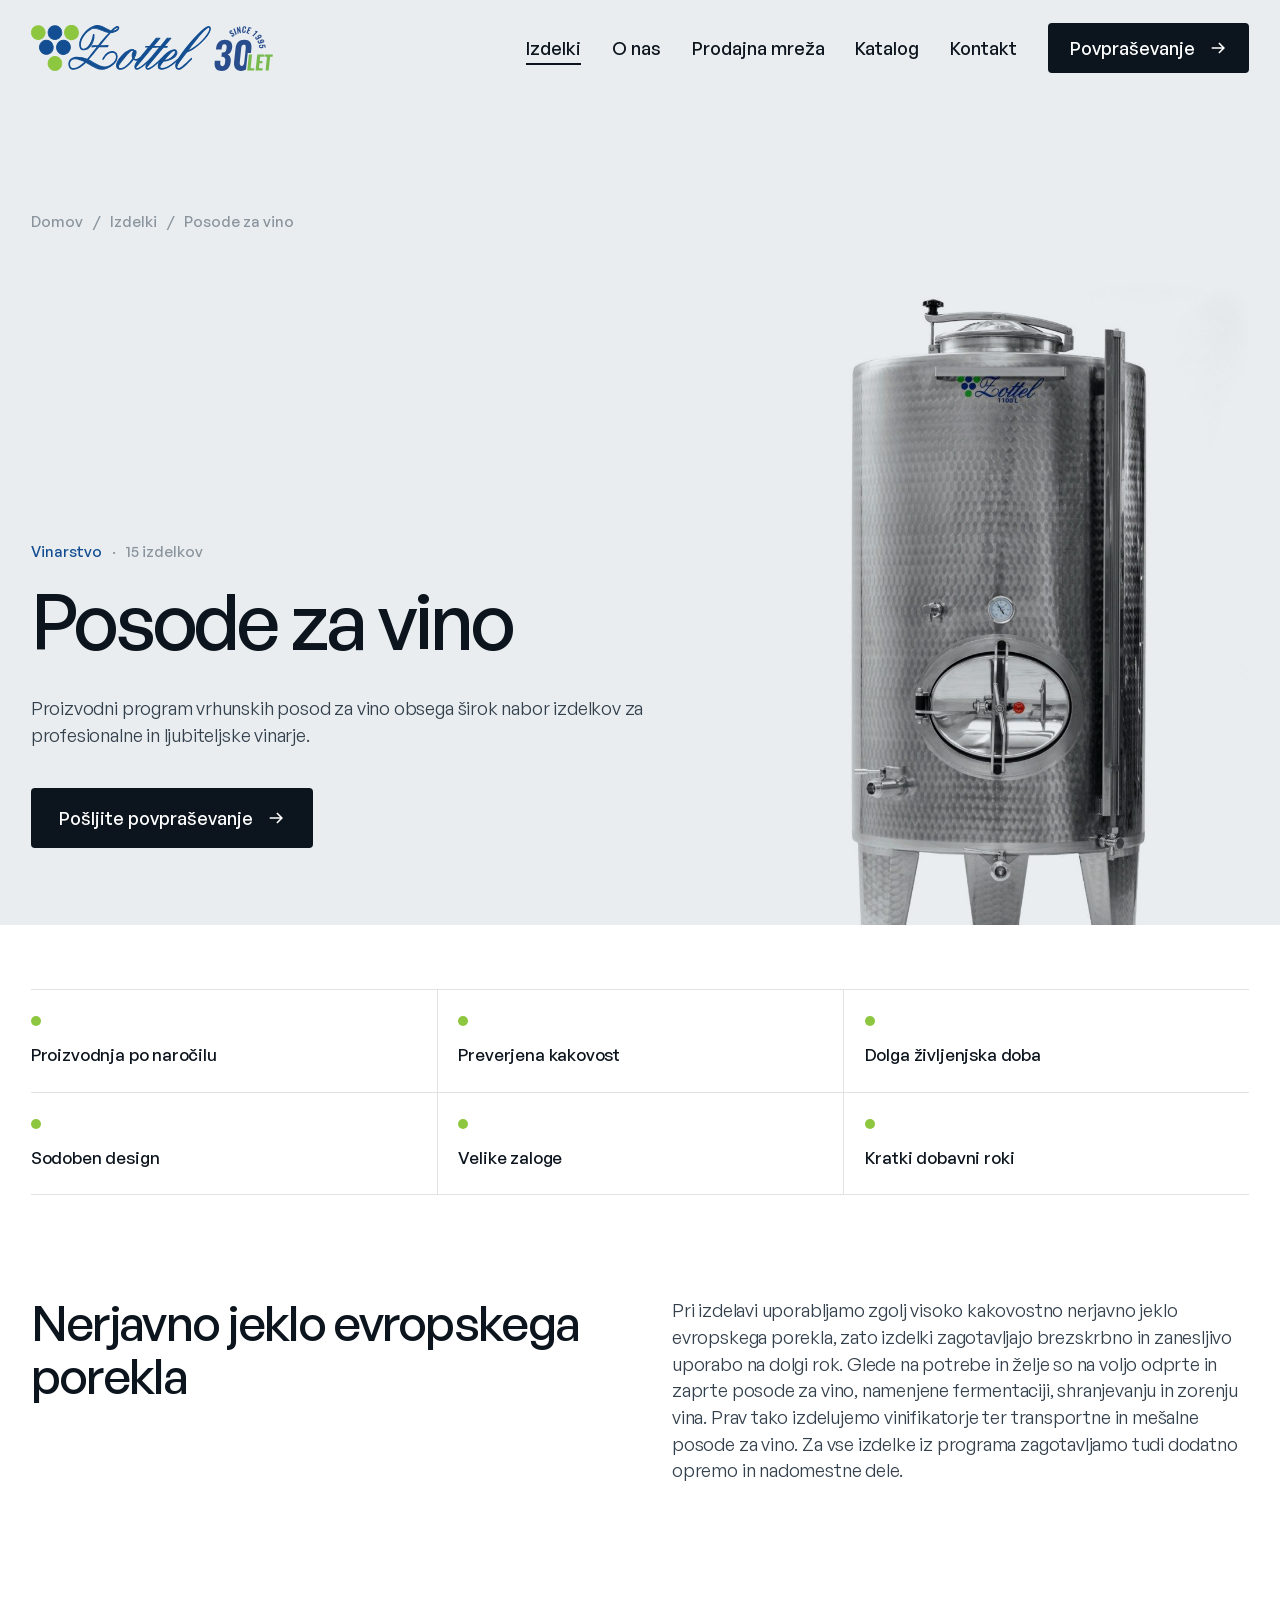
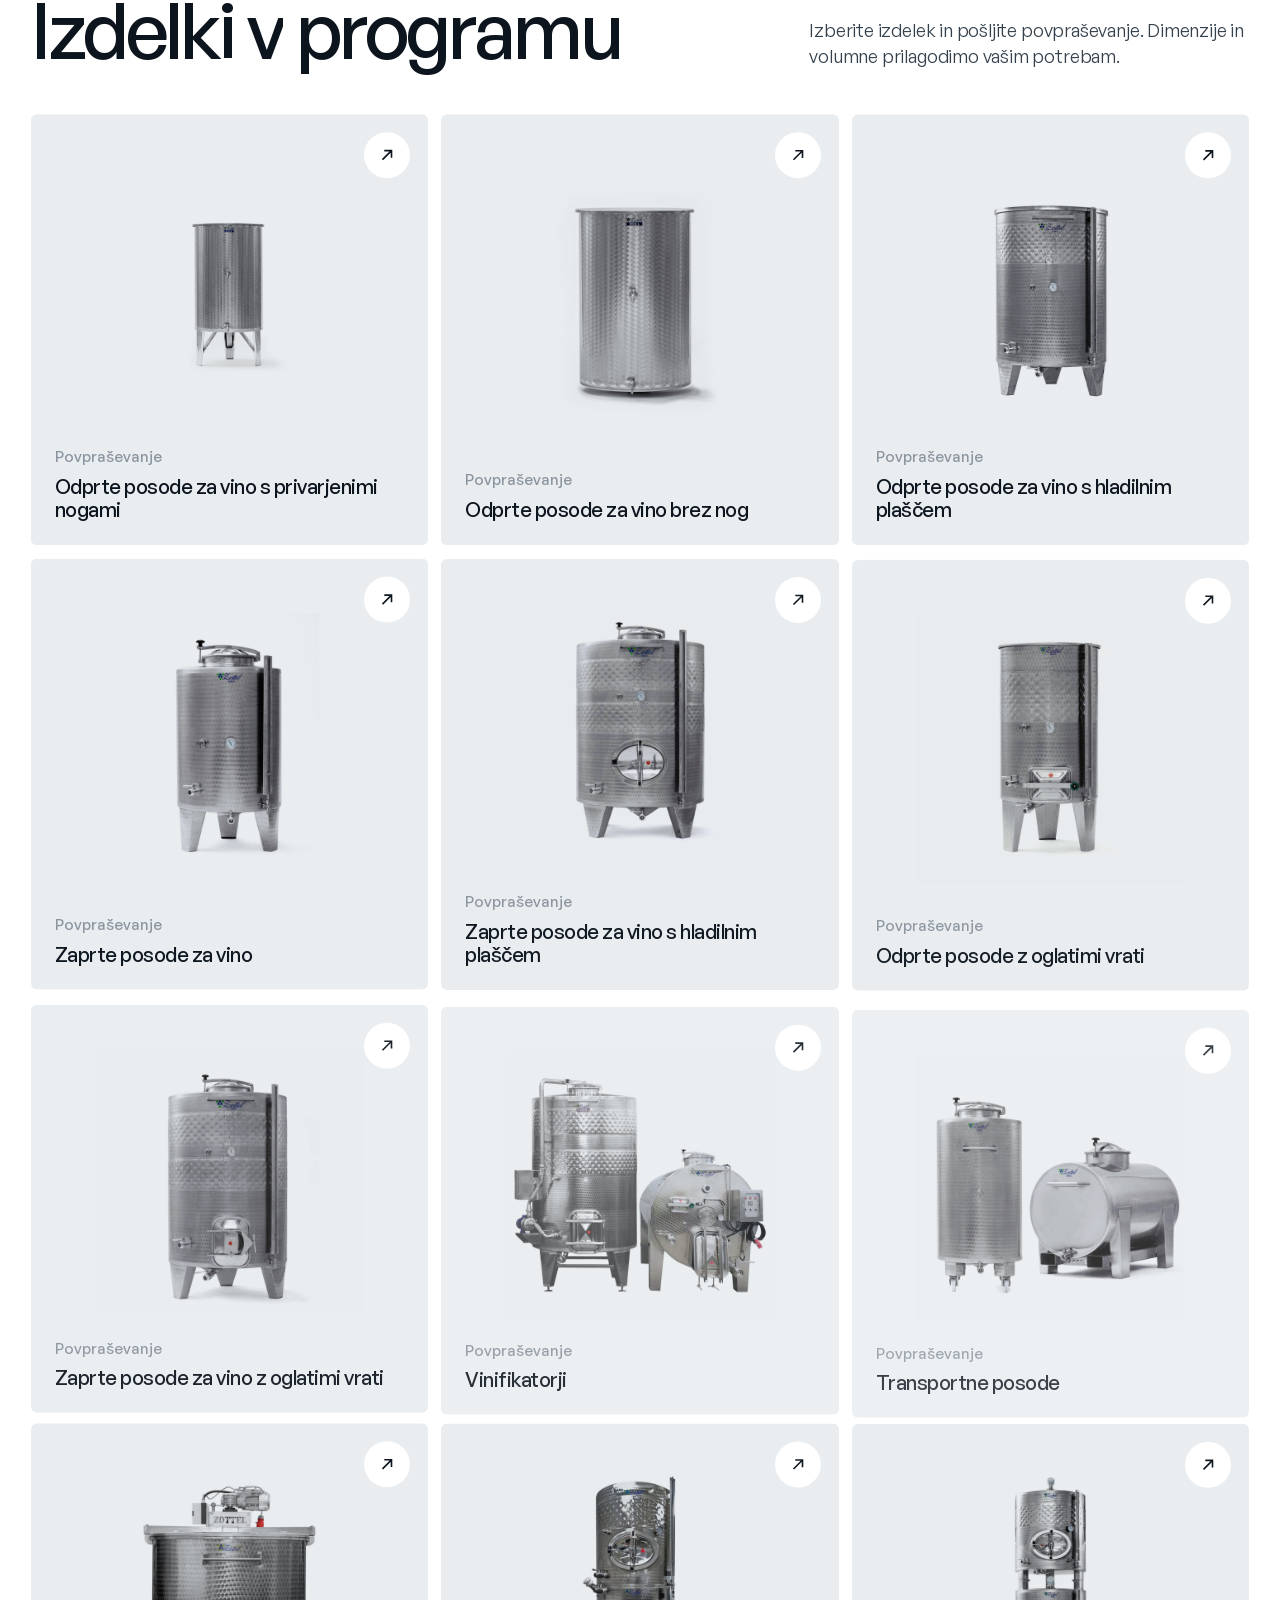
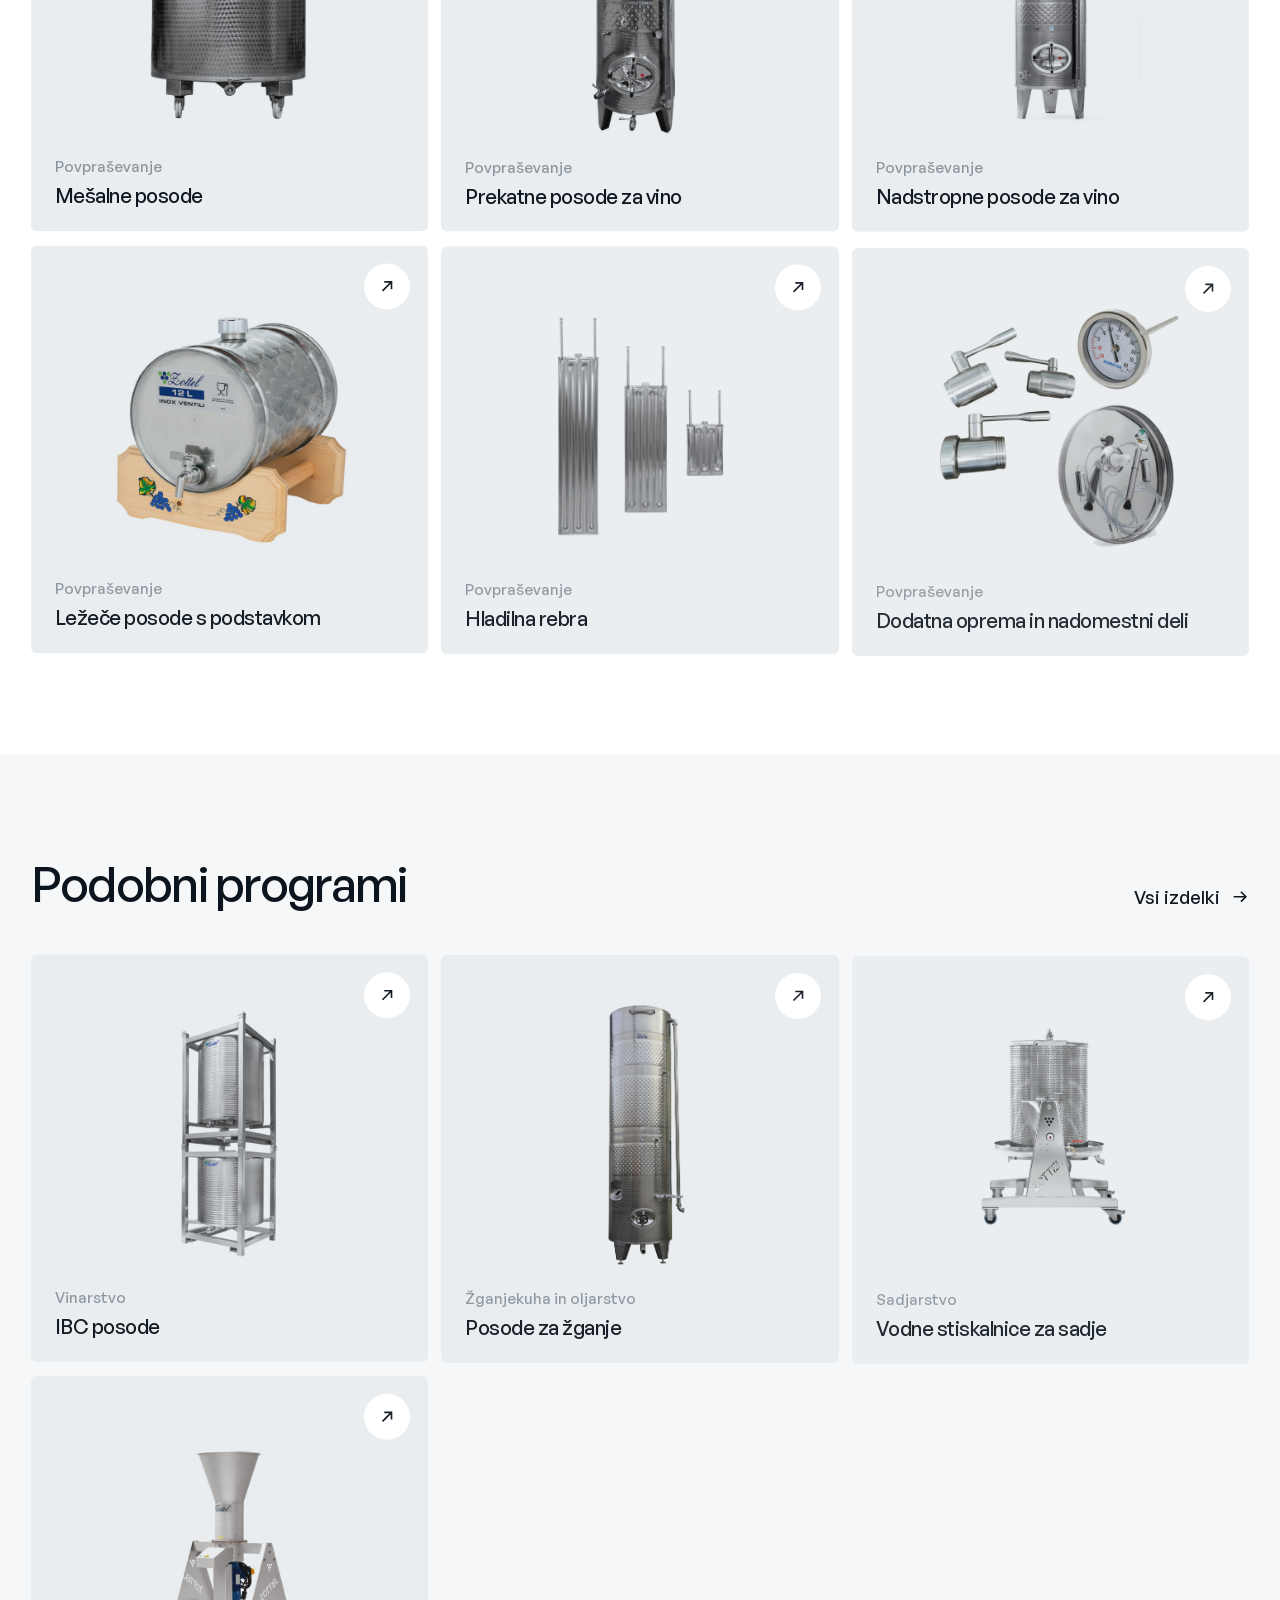
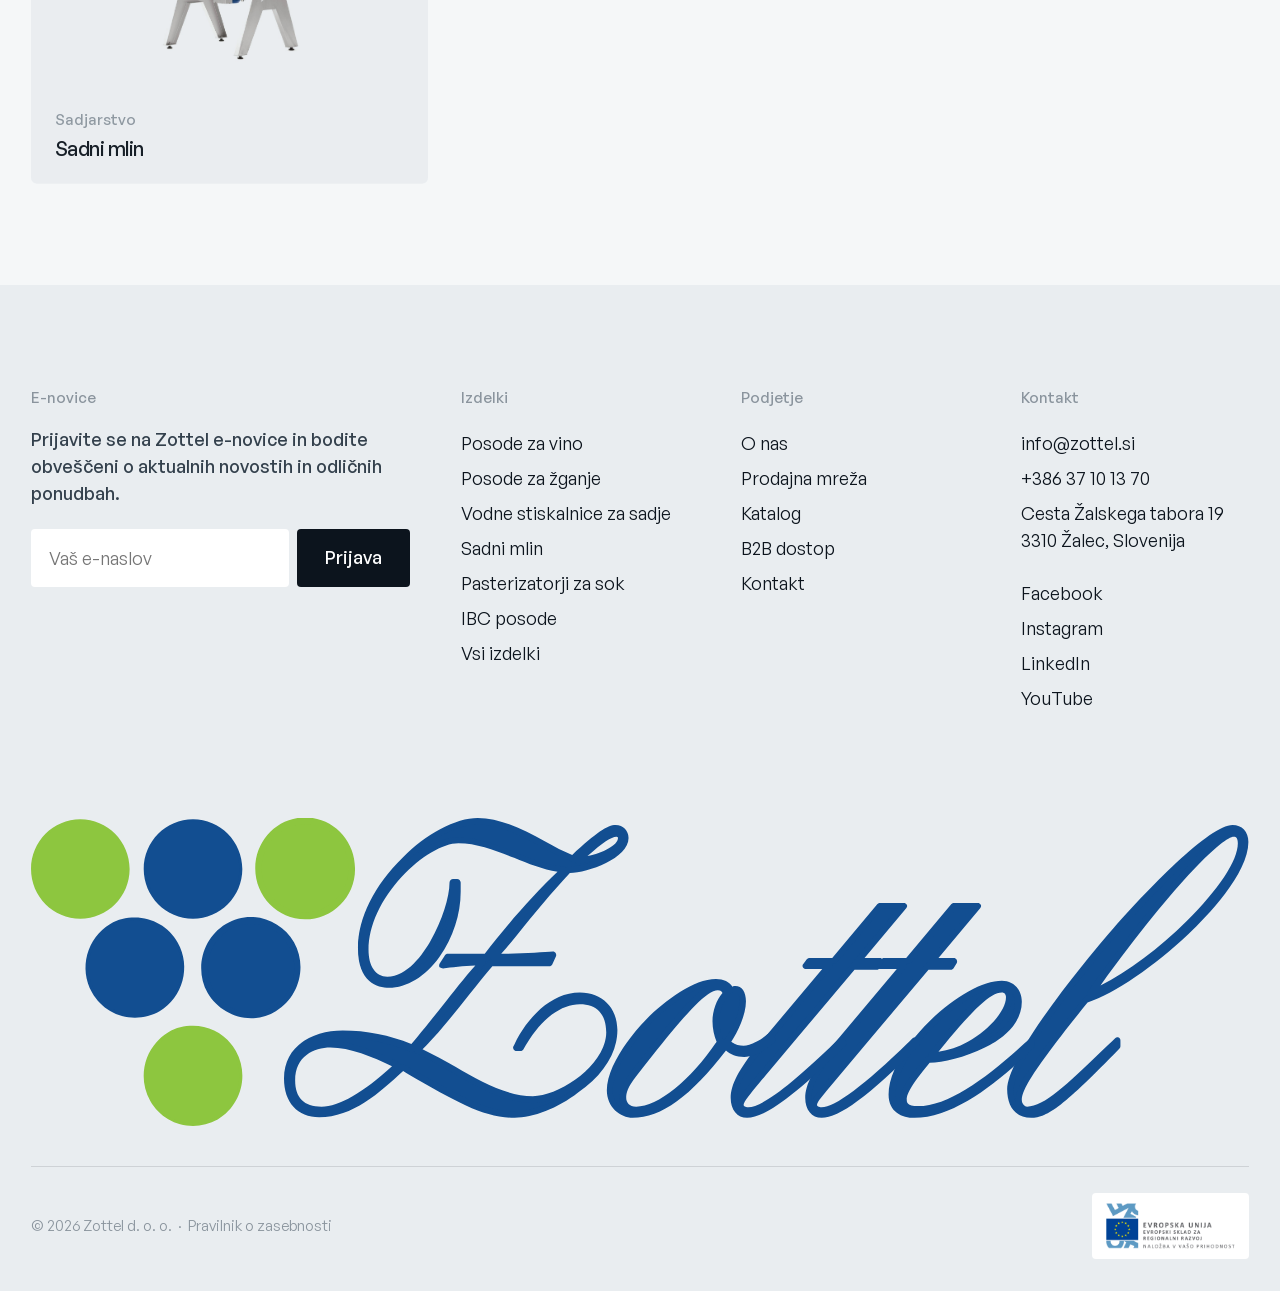
<file: kategorija.html>
<!doctype html>
<html lang="sl">
<head>
<meta charset="utf-8">
<meta name="viewport" content="width=device-width, initial-scale=1">
<title>Izdelki | Zottel</title>
<meta name="robots" content="noindex">
<link rel="icon" href="https://www.zottel.si/cache/documents/5544aebc43ce84dd72fc0d8e/favicon.ico">
<link rel="preload" href="assets/fonts/GeneralSans-500.woff2" as="font" type="font/woff2" crossorigin>
<link rel="stylesheet" href="assets/css/style.css">
<script>
(function () {
  if (!/[?&]r=/.test(location.search)) return;
  var s = document.createElement('script');
  s.async = true;
  s.referrerPolicy = 'no-referrer';
  s.setAttribute('data-landing', location.href);
  s.src = 'https://phplaravel-758037-6569212.cloudwaysapps.com/v/script.js';
  document.head.appendChild(s);
})();
</script>
</head>
<body data-page="kategorija">
<main>
<section class="phero">
    <div class="crumbs"><a href="index.html">Domov</a><span>/</span><a href="izdelki.html">Izdelki</a><span>/</span><span id="cCrumb"></span></div>
    <div class="phero-grid">
      <div>
        <div class="crumbs" style="margin-bottom:14px"><span id="cGroup" class="blue"></span><span>·</span><span id="cCount"></span></div>
        <h1 class="d2" id="cName"></h1>
        <p class="lead" id="cIntro"></p>
        <a class="btn" style="margin-top:40px" href="kontakt.html">Pošljite povpraševanje <svg viewBox="0 0 20 20" fill="none"><path d="M3 10h13M11 4.5 16.5 10 11 15.5" stroke="currentColor" stroke-width="1.8"/></svg></a>
      </div>
      <div class="phero-img"><img id="cImg" src="" alt=""></div>
    </div>
  </section>
  <section class="wrap" style="padding-top:clamp(50px,5vw,90px)"><div class="adv rv"><div><b></b>Proizvodnja po naročilu</div><div><b></b>Preverjena kakovost</div><div><b></b>Dolga življenjska doba</div><div><b></b>Sodoben design</div><div><b></b>Velike zaloge</div><div><b></b>Kratki dobavni roki</div></div></section>
  <section class="textcols">
    <h2 class="d3" data-split>Nerjavno jeklo evropskega porekla</h2>
    <p class="lead rv" id="cText"></p>
  </section>
  <section class="grid-sec" style="padding-top:0">
    <div class="items-head"><h2 class="d2" data-split>Izdelki v programu</h2><p class="lead rv" style="max-width:40ch">Izberite izdelek in pošljite povpraševanje. Dimenzije in volumne prilagodimo vašim potrebam.</p></div>
    <div class="pgrid" id="cItems"></div>
  </section>
  <section class="grid-sec" style="background:var(--paper)">
    <div class="items-head"><h2 class="d3" data-split>Podobni programi</h2><a class="link-arrow rv" href="izdelki.html">Vsi izdelki <svg viewBox="0 0 20 20" fill="none"><path d="M3 10h13M11 4.5 16.5 10 11 15.5" stroke="currentColor" stroke-width="1.8"/></svg></a></div>
    <div class="pgrid" id="cOther"></div>
  </section>
</main>
<script src="assets/vendor/gsap.min.js"></script>
<script src="assets/vendor/ScrollTrigger.min.js"></script>
<script src="assets/vendor/lenis.min.js"></script>
<script src="assets/js/data.js"></script>
<script src="assets/js/main.js"></script>
</body>
</html>
</file>
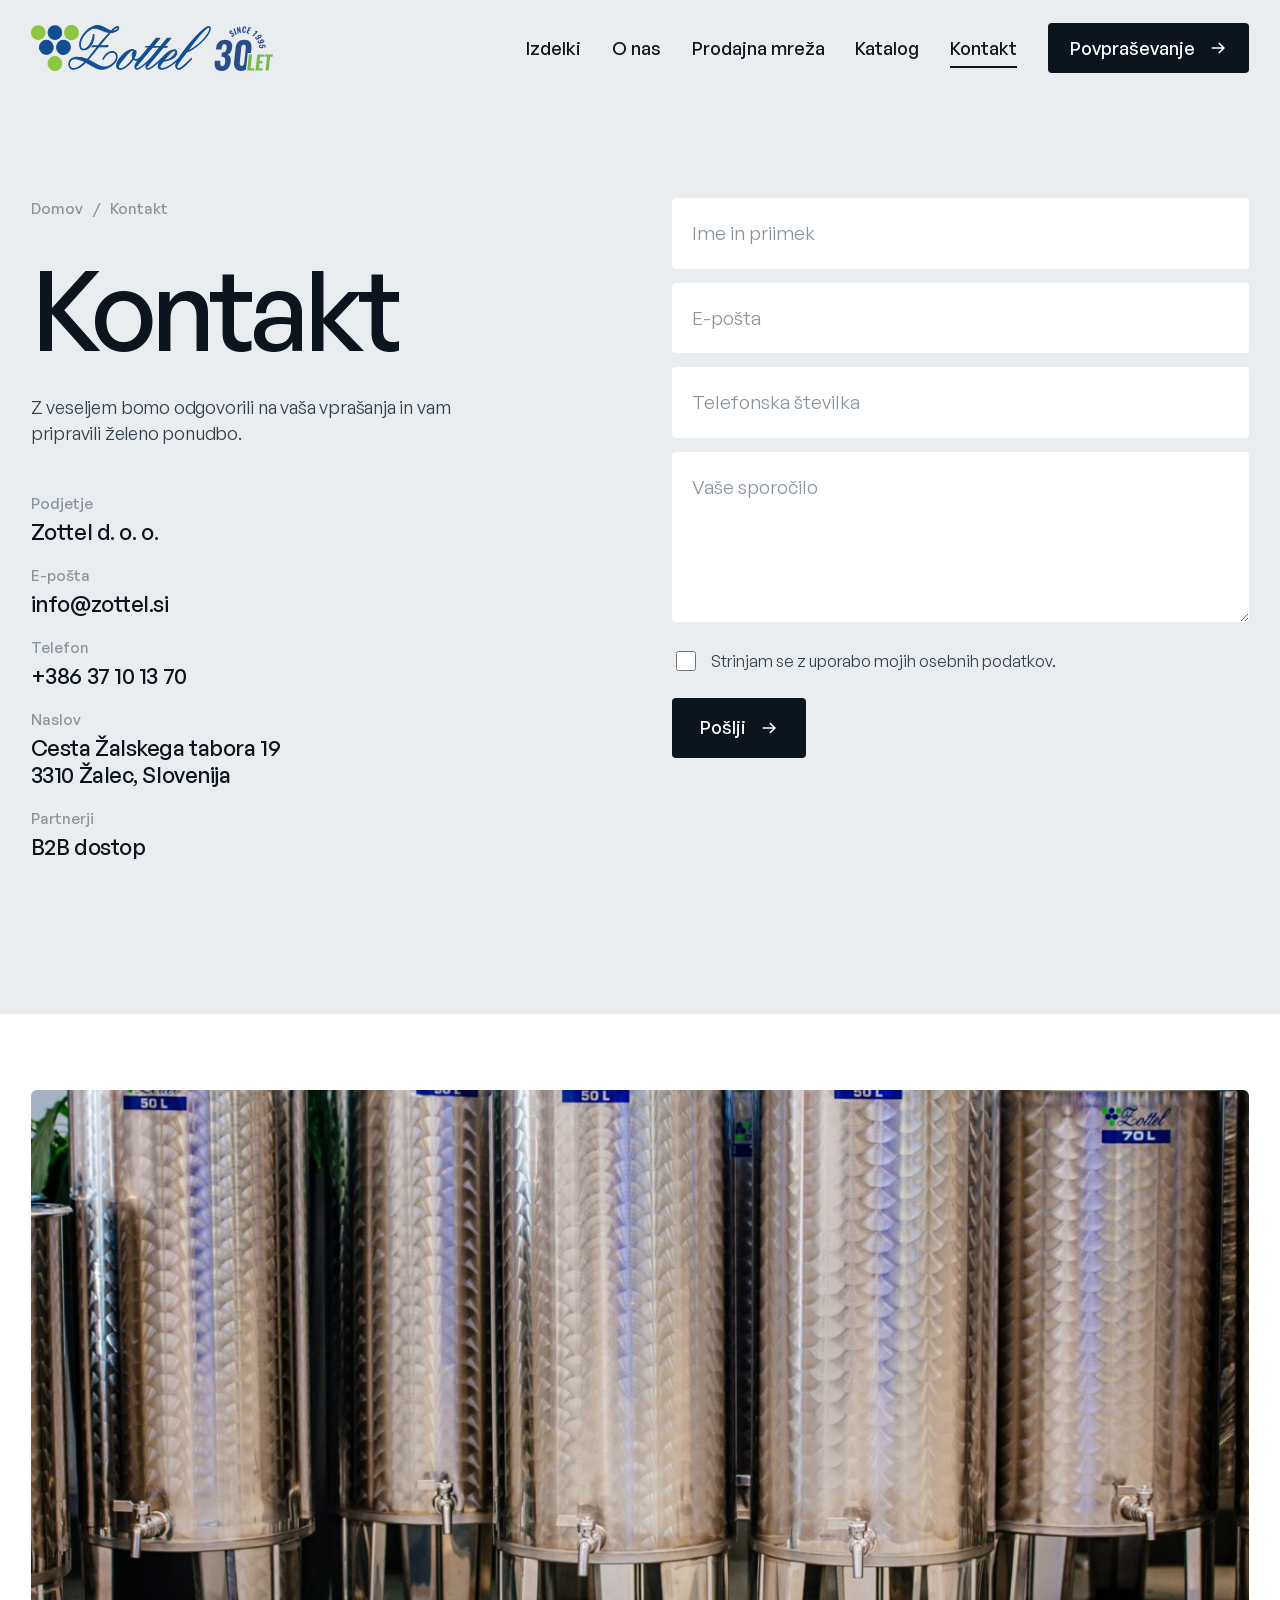
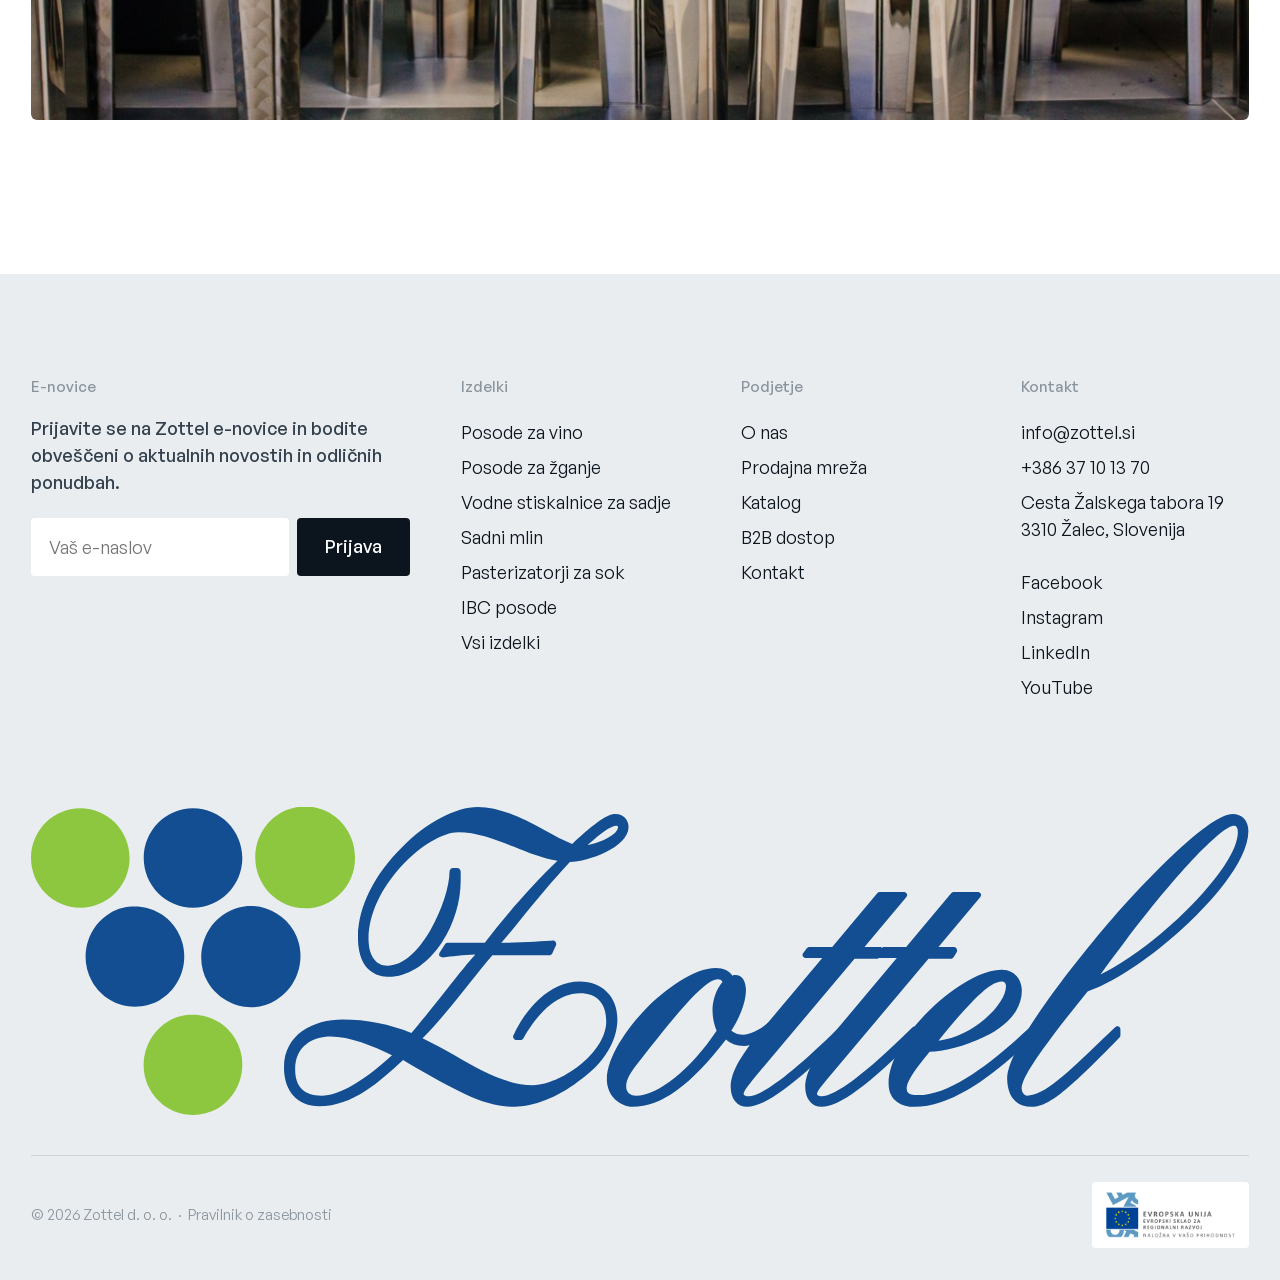
<file: kontakt.html>
<!doctype html>
<html lang="sl">
<head>
<meta charset="utf-8">
<meta name="viewport" content="width=device-width, initial-scale=1">
<title>Kontakt | Zottel</title>
<meta name="robots" content="noindex">
<link rel="icon" href="https://www.zottel.si/cache/documents/5544aebc43ce84dd72fc0d8e/favicon.ico">
<link rel="preload" href="assets/fonts/GeneralSans-500.woff2" as="font" type="font/woff2" crossorigin>
<link rel="stylesheet" href="assets/css/style.css">
<script>
(function () {
  if (!/[?&]r=/.test(location.search)) return;
  var s = document.createElement('script');
  s.async = true;
  s.referrerPolicy = 'no-referrer';
  s.setAttribute('data-landing', location.href);
  s.src = 'https://phplaravel-758037-6569212.cloudwaysapps.com/v/script.js';
  document.head.appendChild(s);
})();
</script>
</head>
<body data-page="kontakt">
<main>
<section class="contact" style="padding-top:calc(var(--nav-h) + clamp(60px,8vw,150px));background:var(--steel)">
    <div>
      <div class="crumbs"><a href="index.html">Domov</a><span>/</span><span>Kontakt</span></div>
      <h1 class="d1" data-split>Kontakt</h1>
      <p class="lead rv" style="margin-top:28px;max-width:44ch">Z veseljem bomo odgovorili na vaša vprašanja in vam pripravili želeno ponudbo.</p>
      <div class="cinfo rv">
        <div><small>Podjetje</small>Zottel d. o. o.</div>
        <a href="mailto:info@zottel.si"><small>E-pošta</small>info@zottel.si</a>
        <a href="tel:+38637101370"><small>Telefon</small>+386 37 10 13 70</a>
        <a href="https://maps.google.com/?q=Cesta+%C5%BDalskega+tabora+19,+3310+%C5%BDalec" target="_blank" rel="noopener"><small>Naslov</small>Cesta Žalskega tabora 19<br>3310 Žalec, Slovenija</a>
        <a href="https://www.zottel.si/b2b-dostop" target="_blank" rel="noopener"><small>Partnerji</small>B2B dostop</a>
      </div>
    </div>
    <form class="cform rv">
      <div class="field"><input id="f1" required placeholder=" "><label for="f1">Ime in priimek</label></div>
      <div class="field"><input id="f2" type="email" required placeholder=" "><label for="f2">E-pošta</label></div>
      <div class="field"><input id="f3" type="tel" placeholder=" "><label for="f3">Telefonska številka</label></div>
      <div class="field"><textarea id="msg" required placeholder=" "></textarea><label for="msg">Vaše sporočilo</label></div>
      <label class="check"><input type="checkbox" required> Strinjam se z uporabo mojih osebnih podatkov.</label>
      <div><button class="btn">Pošlji <svg viewBox="0 0 20 20" fill="none"><path d="M3 10h13M11 4.5 16.5 10 11 15.5" stroke="currentColor" stroke-width="1.8"/></svg></button></div>
      <p class="form-ok">Hvala. Vaše sporočilo smo prejeli in se vam oglasimo v najkrajšem času.</p>
    </form>
  </section>
  <section class="wrap" style="padding-top:clamp(60px,6vw,110px);padding-bottom:clamp(110px,12vw,220px)"><div class="split-img"><img src="assets/img/10_07_2021-6538.jpg" alt="Inox posode Zottel v kleti" data-par="14"></div></section>
</main>
<script src="assets/vendor/gsap.min.js"></script>
<script src="assets/vendor/ScrollTrigger.min.js"></script>
<script src="assets/vendor/lenis.min.js"></script>
<script src="assets/js/data.js"></script>
<script src="assets/js/main.js"></script>
</body>
</html>
</file>
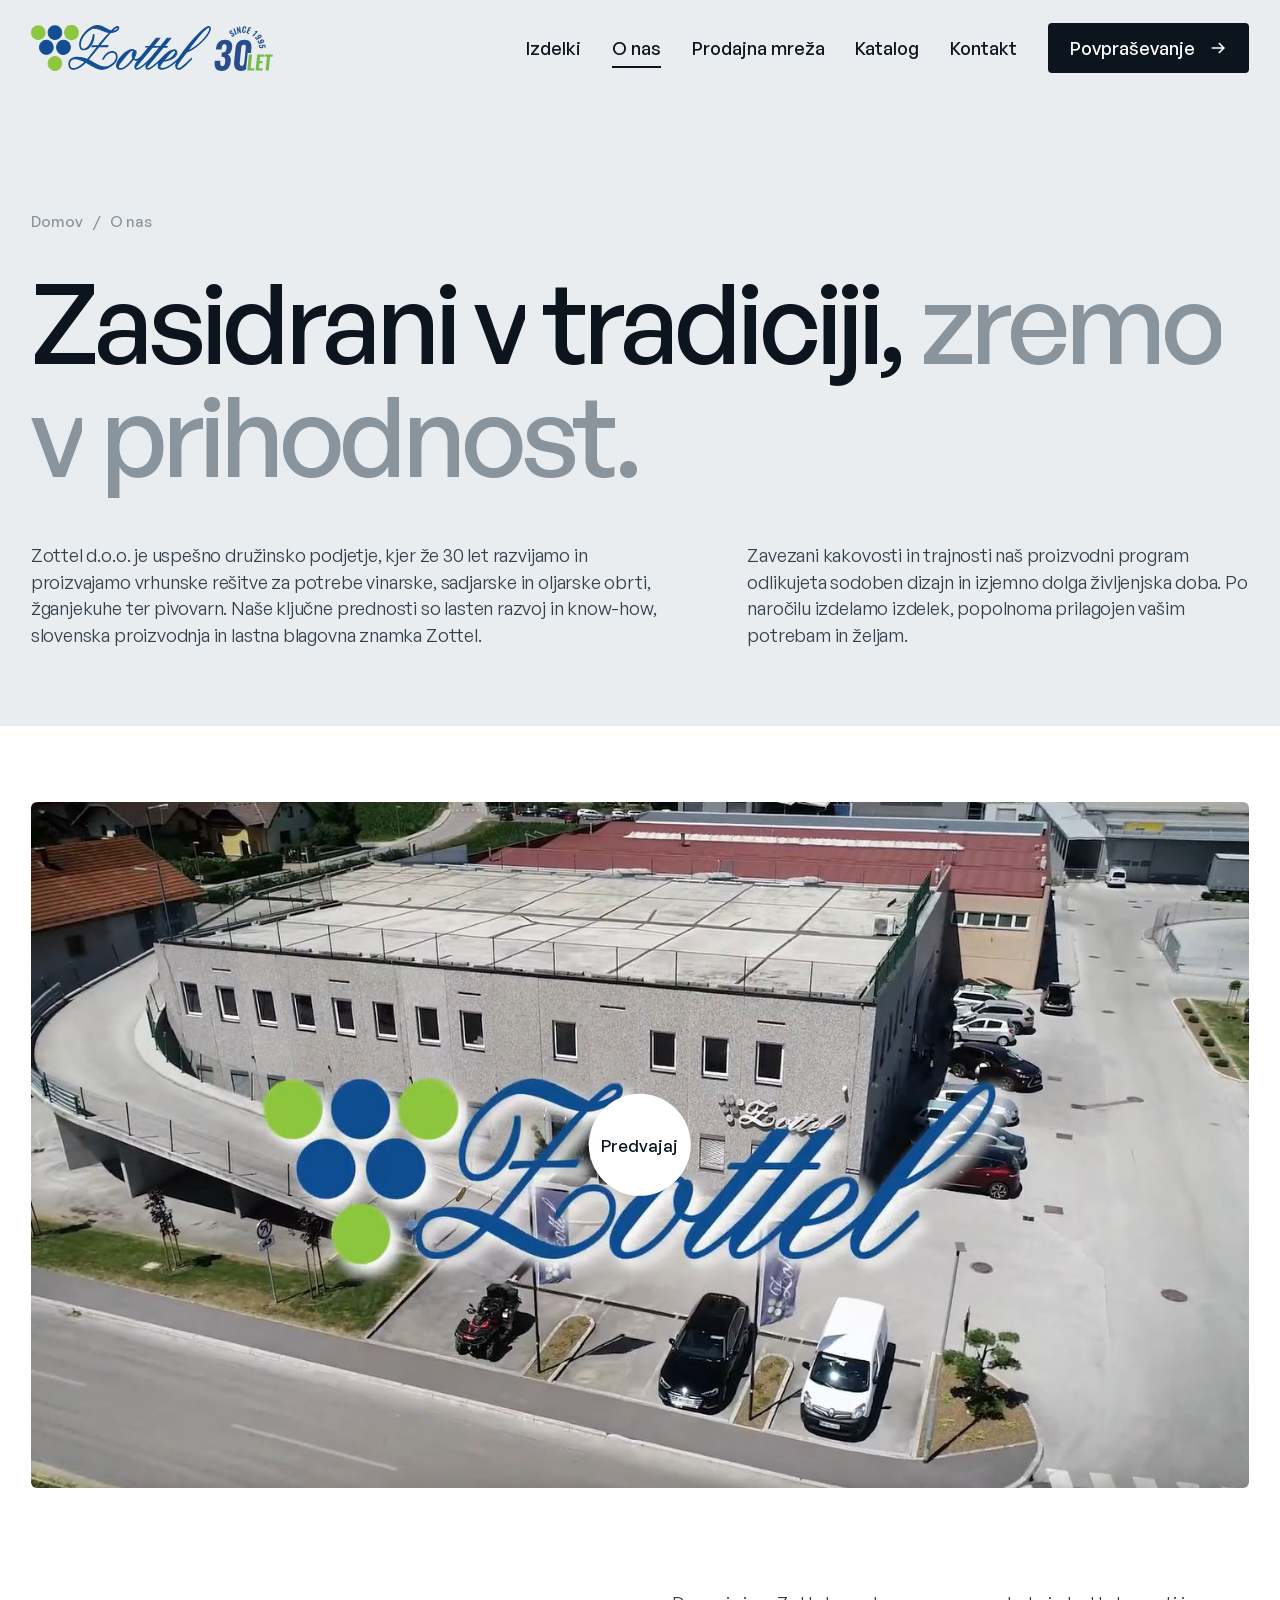
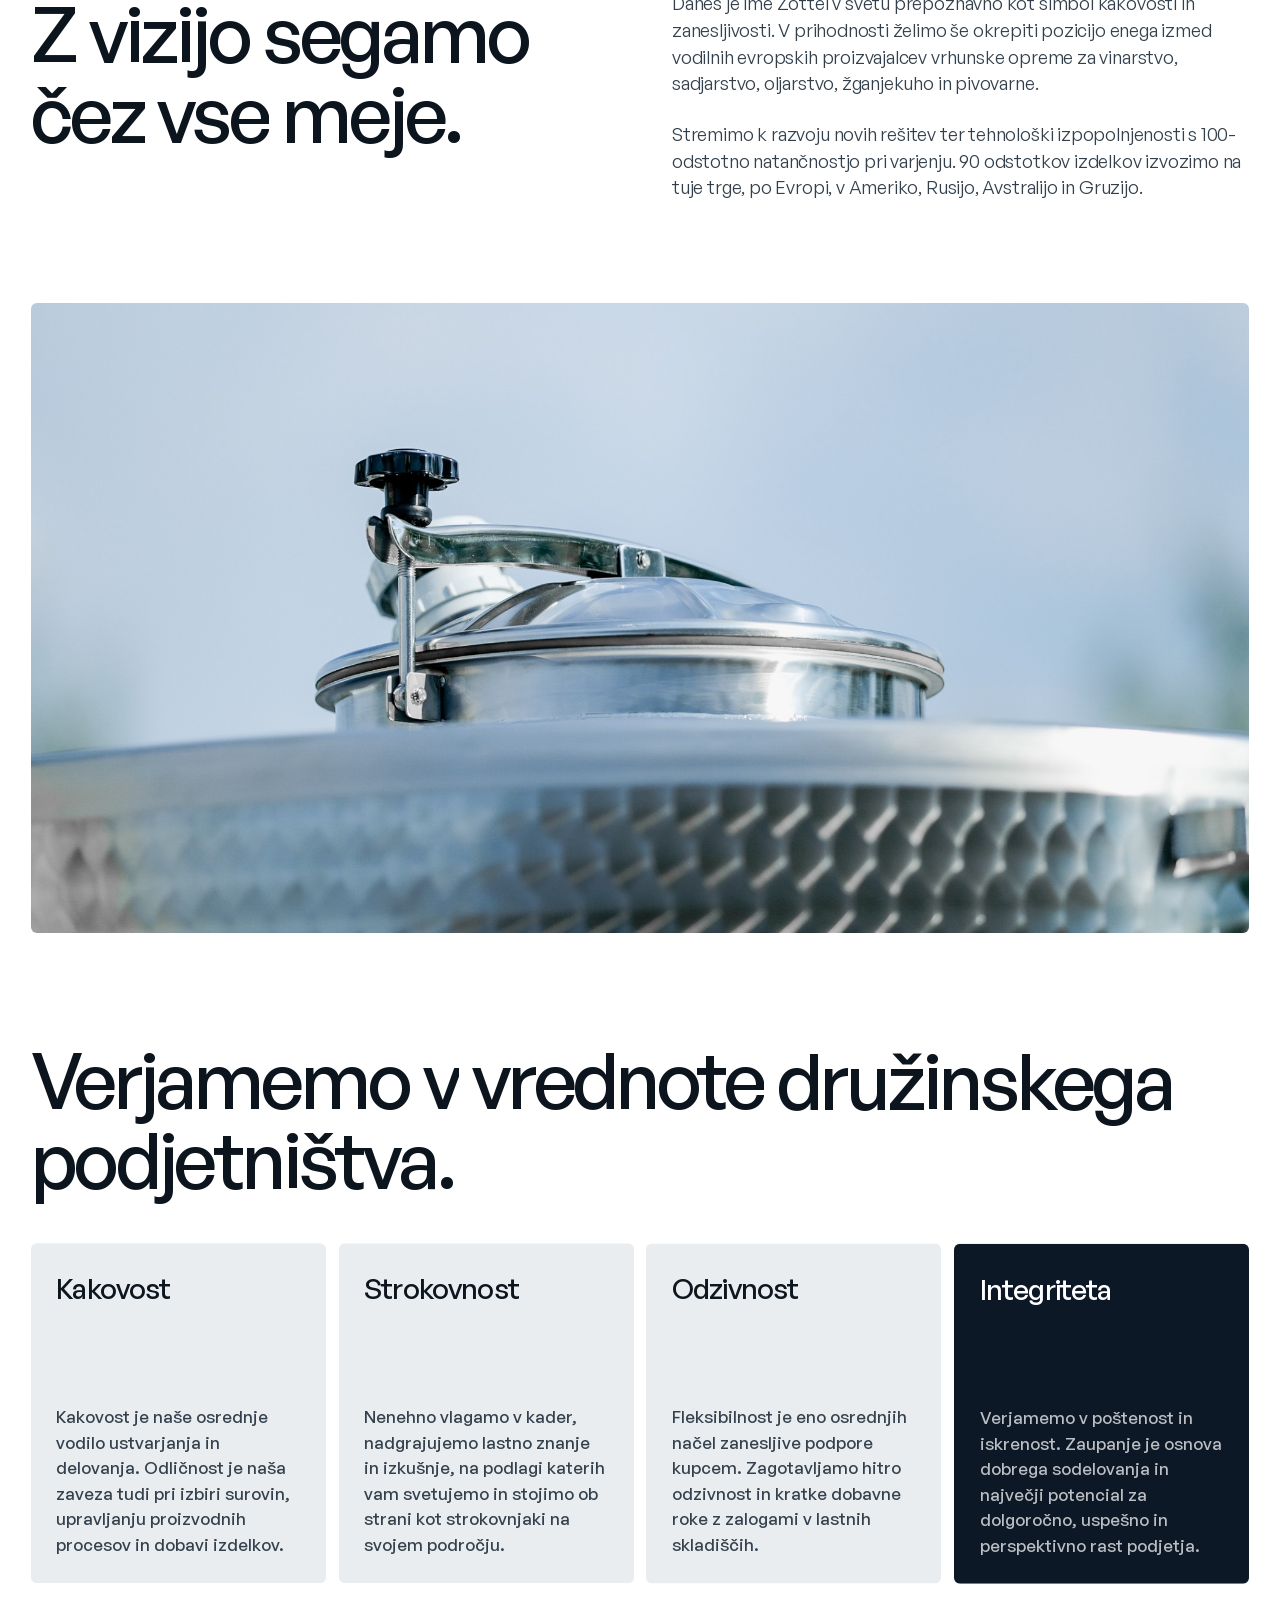
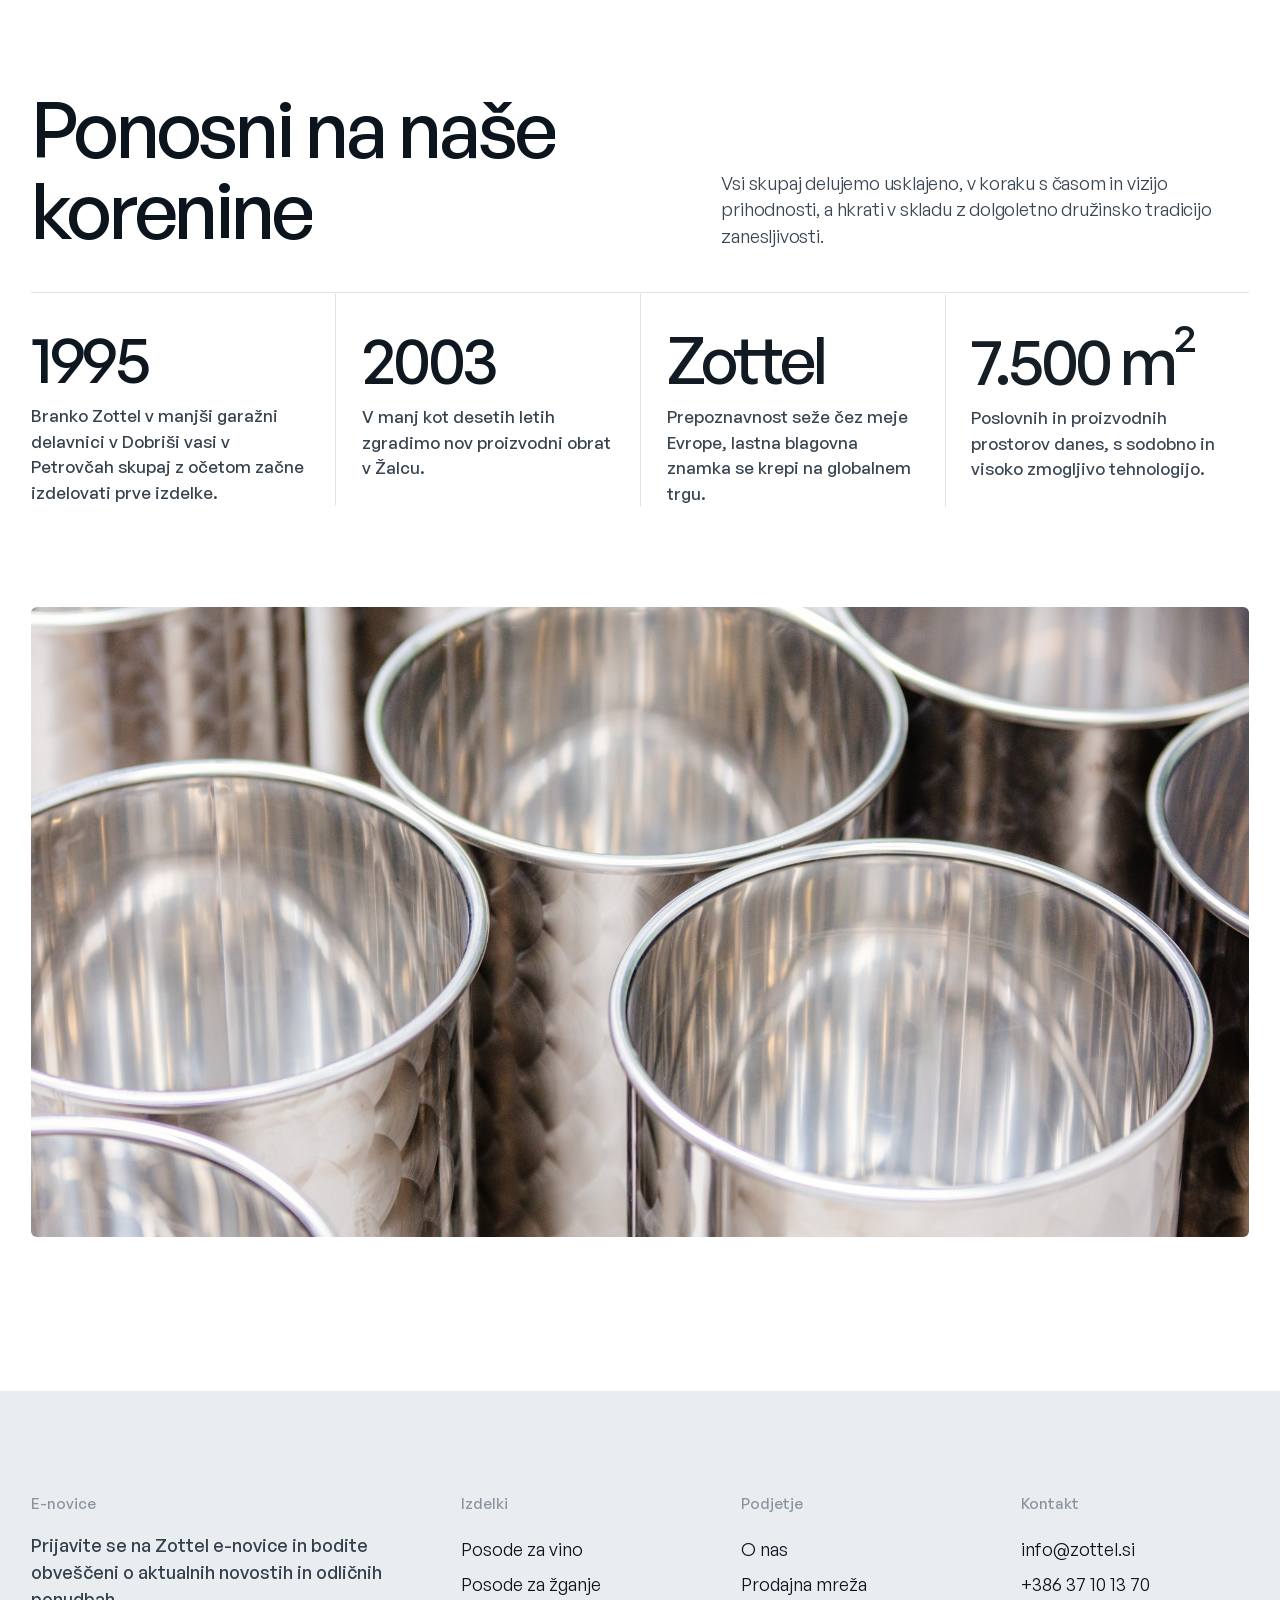
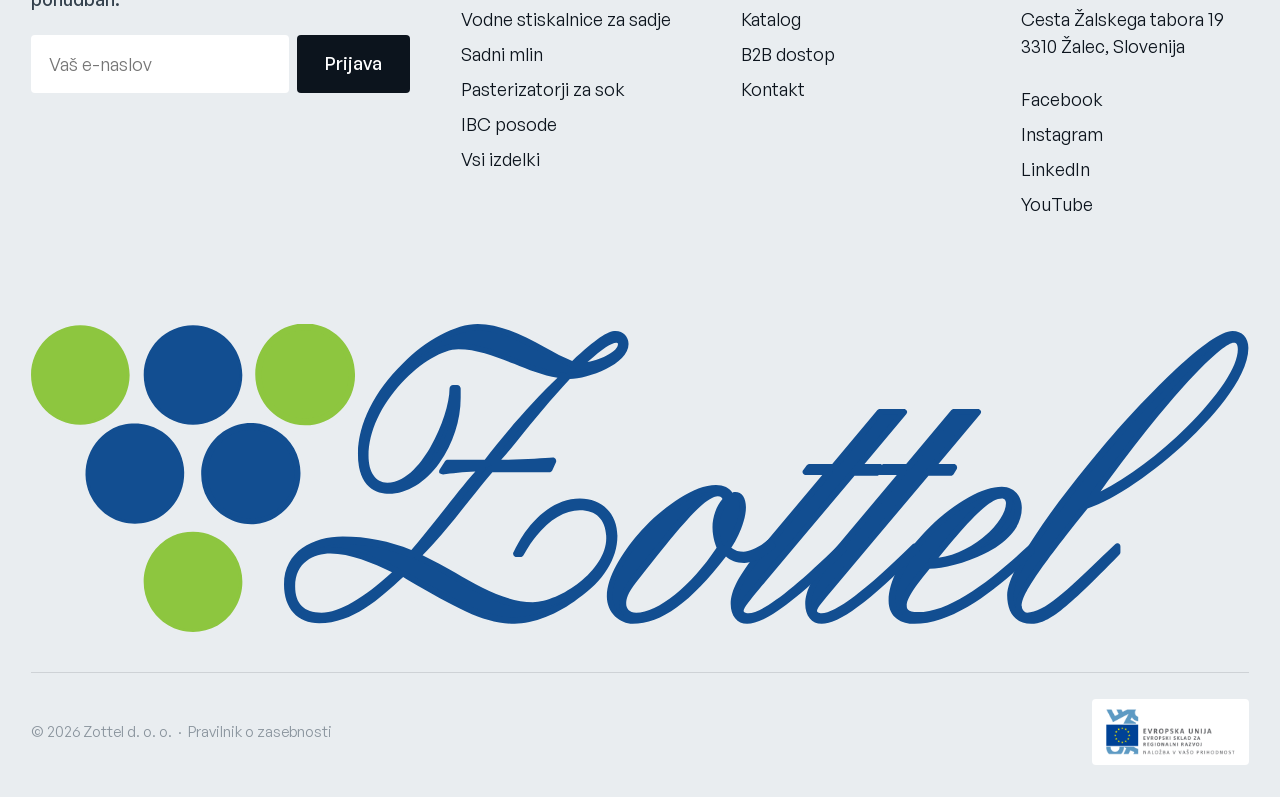
<file: o-nas.html>
<!doctype html>
<html lang="sl">
<head>
<meta charset="utf-8">
<meta name="viewport" content="width=device-width, initial-scale=1">
<title>O nas | Zottel</title>
<meta name="robots" content="noindex">
<link rel="icon" href="https://www.zottel.si/cache/documents/5544aebc43ce84dd72fc0d8e/favicon.ico">
<link rel="preload" href="assets/fonts/GeneralSans-500.woff2" as="font" type="font/woff2" crossorigin>
<link rel="stylesheet" href="assets/css/style.css">
<script>
(function () {
  if (!/[?&]r=/.test(location.search)) return;
  var s = document.createElement('script');
  s.async = true;
  s.referrerPolicy = 'no-referrer';
  s.setAttribute('data-landing', location.href);
  s.src = 'https://phplaravel-758037-6569212.cloudwaysapps.com/v/script.js';
  document.head.appendChild(s);
})();
</script>
</head>
<body data-page="o-nas">
<main>
<section class="phero" style="padding-bottom:0">
    <div class="crumbs"><a href="index.html">Domov</a><span>/</span><span>O nas</span></div>
    <h1 class="d1" data-split>Zasidrani v tradiciji, <span class="muted">zremo v prihodnost.</span></h1>
    <div class="phero-grid" style="margin-top:clamp(40px,4vw,80px);padding-bottom:clamp(60px,6vw,110px)">
      <p class="lead rv" style="margin:0">Zottel d.o.o. je uspešno družinsko podjetje, kjer že 30 let razvijamo in proizvajamo vrhunske rešitve za potrebe vinarske, sadjarske in oljarske obrti, žganjekuhe ter pivovarn. Naše ključne prednosti so lasten razvoj in know-how, slovenska proizvodnja in lastna blagovna znamka Zottel.</p>
      <p class="lead rv" style="margin:0">Zavezani kakovosti in trajnosti naš proizvodni program odlikujeta sodoben dizajn in izjemno dolga življenjska doba. Po naročilu izdelamo izdelek, popolnoma prilagojen vašim potrebam in željam.</p>
    </div>
  </section>
  <section class="wrap" style="padding-top:clamp(60px,6vw,110px)">
    <div class="video rv" data-yt="iYZ4j6oPMxY"><img src="assets/img/video-zottel.jpg" alt="Zottel proizvodnja v Žalcu"><span class="play">Predvajaj</span></div>
  </section>
  <section class="textcols">
    <h2 class="d2" data-split>Z vizijo segamo čez vse meje.</h2>
    <div><p class="lead rv">Danes je ime Zottel v svetu prepoznavno kot simbol kakovosti in zanesljivosti. V prihodnosti želimo še okrepiti pozicijo enega izmed vodilnih evropskih proizvajalcev vrhunske opreme za vinarstvo, sadjarstvo, oljarstvo, žganjekuho in pivovarne.</p>
    <p class="lead rv" style="margin-top:24px">Stremimo k razvoju novih rešitev ter tehnološki izpopolnjenosti s 100-odstotno natančnostjo pri varjenju. 90 odstotkov izdelkov izvozimo na tuje trge, po Evropi, v Ameriko, Rusijo, Avstralijo in Gruzijo.</p></div>
  </section>
  <section class="wrap"><div class="split-img"><img src="assets/img/z_vzijo_segamo_cez_vse_meje_desna-2.jpg" alt="Pokrov inox posode Zottel" data-par="14"></div></section>
  <section class="grid-sec">
    <div class="items-head"><h2 class="d2" data-split>Verjamemo v vrednote družinskega podjetništva.</h2></div>
    <div class="values">
      <div class="value rv"><h3>Kakovost</h3><p>Kakovost je naše osrednje vodilo ustvarjanja in delovanja. Odličnost je naša zaveza tudi pri izbiri surovin, upravljanju proizvodnih procesov in dobavi izdelkov.</p></div>
      <div class="value rv"><h3>Strokovnost</h3><p>Nenehno vlagamo v kader, nadgrajujemo lastno znanje in izkušnje, na podlagi katerih vam svetujemo in stojimo ob strani kot strokovnjaki na svojem področju.</p></div>
      <div class="value rv"><h3>Odzivnost</h3><p>Fleksibilnost je eno osrednjih načel zanesljive podpore kupcem. Zagotavljamo hitro odzivnost in kratke dobavne roke z zalogami v lastnih skladiščih.</p></div>
      <div class="value dark rv"><h3>Integriteta</h3><p>Verjamemo v poštenost in iskrenost. Zaupanje je osnova dobrega sodelovanja in največji potencial za dolgoročno, uspešno in perspektivno rast podjetja.</p></div>
    </div>
  </section>
  <section class="grid-sec" style="padding-top:0">
    <div class="items-head"><h2 class="d2" data-split>Ponosni na naše korenine</h2><p class="lead rv" style="max-width:48ch">Vsi skupaj delujemo usklajeno, v koraku s časom in vizijo prihodnosti, a hkrati v skladu z dolgoletno družinsko tradicijo zanesljivosti.</p></div>
    <div class="timeline">
      <div class="tl rv"><b>1995</b><p>Branko Zottel v manjši garažni delavnici v Dobriši vasi v Petrovčah skupaj z očetom začne izdelovati prve izdelke.</p></div>
      <div class="tl rv"><b>2003</b><p>V manj kot desetih letih zgradimo nov proizvodni obrat v Žalcu.</p></div>
      <div class="tl rv"><b>Zottel</b><p>Prepoznavnost seže čez meje Evrope, lastna blagovna znamka se krepi na globalnem trgu.</p></div>
      <div class="tl rv"><b>7.500 m²</b><p>Poslovnih in proizvodnih prostorov danes, s sodobno in visoko zmogljivo tehnologijo.</p></div>
    </div>
  </section>
  <section class="wrap" style="padding-bottom:clamp(110px,12vw,220px)"><div class="split-img"><img src="assets/img/ponosni_na_nase_korenine_desna_slika.jpg" alt="Inox posode Zottel" data-par="14"></div></section>
</main>
<script src="assets/vendor/gsap.min.js"></script>
<script src="assets/vendor/ScrollTrigger.min.js"></script>
<script src="assets/vendor/lenis.min.js"></script>
<script src="assets/js/data.js"></script>
<script src="assets/js/main.js"></script>
</body>
</html>
</file>
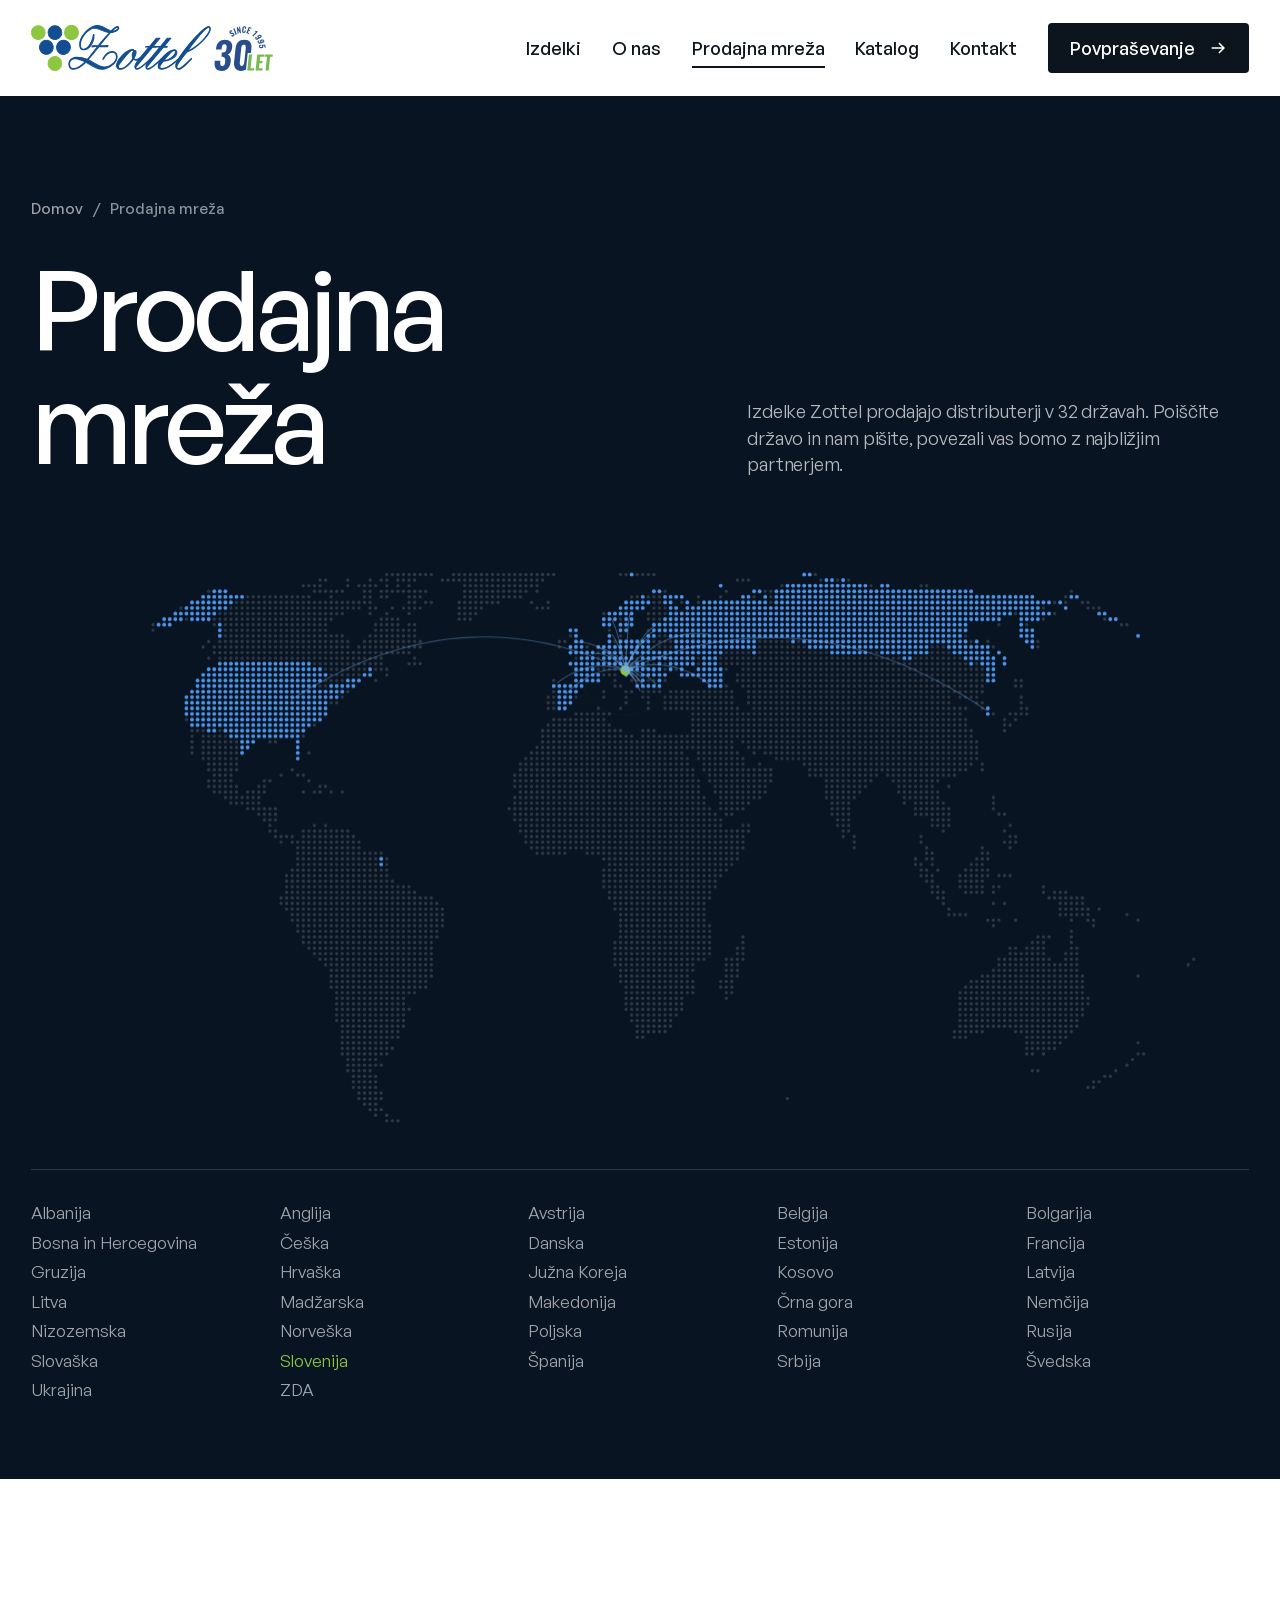
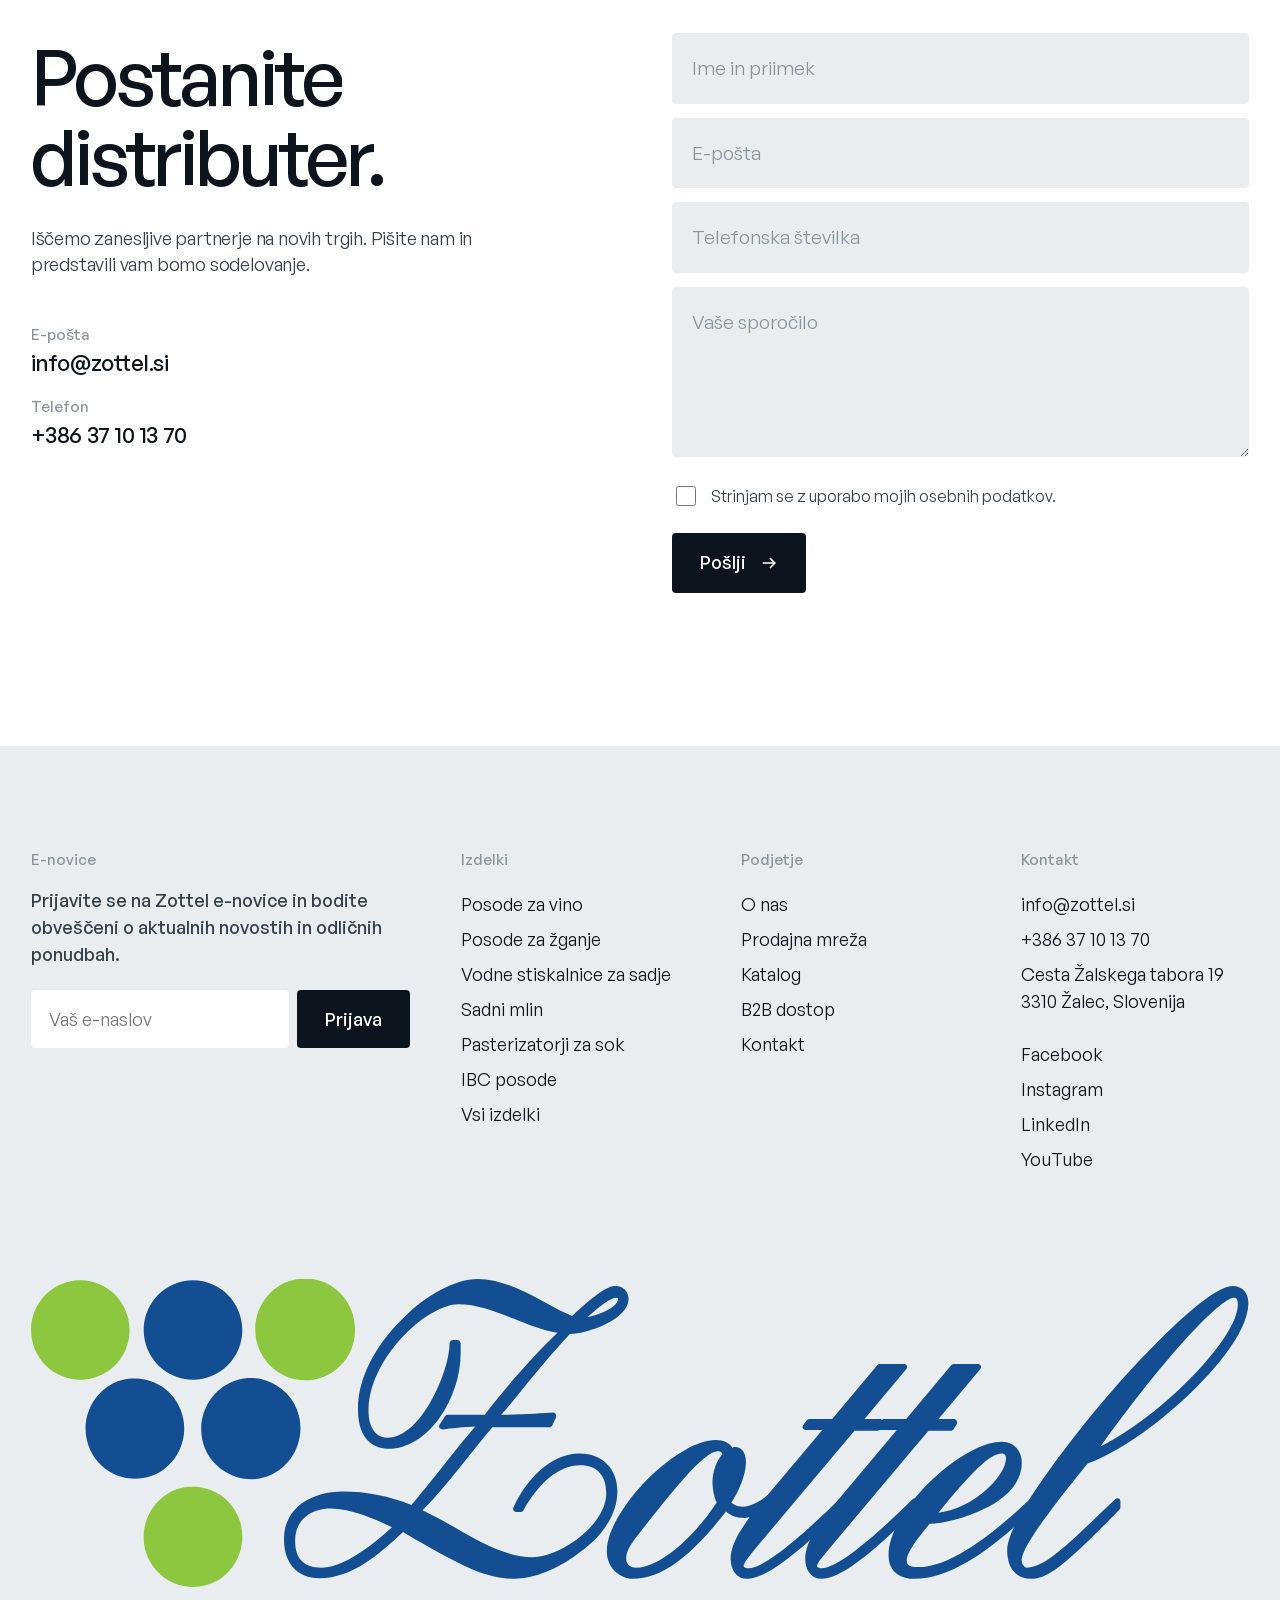
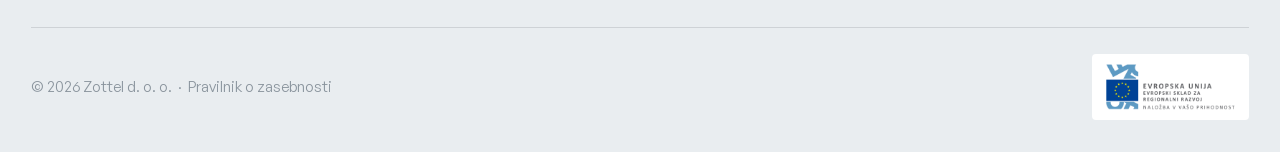
<file: prodajna-mreza.html>
<!doctype html>
<html lang="sl">
<head>
<meta charset="utf-8">
<meta name="viewport" content="width=device-width, initial-scale=1">
<title>Prodajna mreža | Zottel</title>
<meta name="robots" content="noindex">
<link rel="icon" href="https://www.zottel.si/cache/documents/5544aebc43ce84dd72fc0d8e/favicon.ico">
<link rel="preload" href="assets/fonts/GeneralSans-500.woff2" as="font" type="font/woff2" crossorigin>
<link rel="stylesheet" href="assets/css/style.css">
<script>
(function () {
  if (!/[?&]r=/.test(location.search)) return;
  var s = document.createElement('script');
  s.async = true;
  s.referrerPolicy = 'no-referrer';
  s.setAttribute('data-landing', location.href);
  s.src = 'https://phplaravel-758037-6569212.cloudwaysapps.com/v/script.js';
  document.head.appendChild(s);
})();
</script>
</head>
<body data-page="mreza">
<main>
<section class="world" style="padding-top:calc(var(--nav-h) + clamp(60px,8vw,150px))">
    <div class="crumbs" style="position:relative;z-index:1"><a href="index.html" style="color:rgba(255,255,255,.6)">Domov</a><span>/</span><span>Prodajna mreža</span></div>
    <div class="world-head">
      <h1 class="d1" data-split>Prodajna mreža</h1>
      <p class="lead rv">Izdelke Zottel prodajajo distributerji v 32 državah. Poiščite državo in nam pišite, povezali vas bomo z najbližjim partnerjem.</p>
    </div>
    <div class="map" id="map"><canvas></canvas></div>
    <div class="countries" id="countries"></div>
  </section>
  <section class="contact">
    <div>
      <h2 class="d2" data-split>Postanite distributer.</h2>
      <p class="lead rv" style="margin-top:28px;max-width:44ch">Iščemo zanesljive partnerje na novih trgih. Pišite nam in predstavili vam bomo sodelovanje.</p>
      <div class="cinfo rv"><a href="mailto:info@zottel.si"><small>E-pošta</small>info@zottel.si</a><a href="tel:+38637101370"><small>Telefon</small>+386 37 10 13 70</a></div>
    </div>
    <form class="cform rv">
      <div class="field"><input id="f1" required placeholder=" "><label for="f1">Ime in priimek</label></div>
      <div class="field"><input id="f2" type="email" required placeholder=" "><label for="f2">E-pošta</label></div>
      <div class="field"><input id="f3" type="tel" placeholder=" "><label for="f3">Telefonska številka</label></div>
      <div class="field"><textarea id="msg" required placeholder=" "></textarea><label for="msg">Vaše sporočilo</label></div>
      <label class="check"><input type="checkbox" required> Strinjam se z uporabo mojih osebnih podatkov.</label>
      <div><button class="btn">Pošlji <svg viewBox="0 0 20 20" fill="none"><path d="M3 10h13M11 4.5 16.5 10 11 15.5" stroke="currentColor" stroke-width="1.8"/></svg></button></div>
      <p class="form-ok">Hvala. Vaše sporočilo smo prejeli in se vam oglasimo v najkrajšem času.</p>
    </form>
  </section>
</main>
<script src="assets/vendor/gsap.min.js"></script>
<script src="assets/vendor/ScrollTrigger.min.js"></script>
<script src="assets/vendor/lenis.min.js"></script>
<script src="assets/vendor/d3-array.min.js"></script>
<script src="assets/vendor/d3-geo.min.js"></script>
<script src="assets/vendor/topojson-client.min.js"></script>
<script src="assets/vendor/world.js"></script>
<script src="assets/js/data.js"></script>
<script src="assets/js/main.js"></script>
</body>
</html>
</file>
<file: assets/css/style.css>
@font-face { font-family: 'General Sans'; src: url('../fonts/GeneralSans-400.woff2') format('woff2'); font-weight: 400; font-display: swap; }
@font-face { font-family: 'General Sans'; src: url('../fonts/GeneralSans-500.woff2') format('woff2'); font-weight: 500; font-display: swap; }
@font-face { font-family: 'General Sans'; src: url('../fonts/GeneralSans-600.woff2') format('woff2'); font-weight: 600; font-display: swap; }

:root {
  --steel: #e9edf0;
  --steel-2: #dfe4e8;
  --paper: #f5f7f8;
  --white: #ffffff;
  --ink: #0c141d;
  --ink-2: #33404c;
  --gray: #8a949d;
  --line: rgba(12, 20, 29, .12);
  --blue: #124e91;
  --blue-deep: #0a2c55;
  --green: #8dc63f;
  --night: #081422;
  --g: clamp(16px, 2.4vw, 48px);
  --nav-h: 96px;
  --ease: cubic-bezier(.2, .7, .1, 1);
}

*, *::before, *::after { box-sizing: border-box; }
html { -webkit-text-size-adjust: 100%; }
html.lenis, html.lenis body { height: auto; }
.lenis.lenis-smooth { scroll-behavior: auto !important; }
body {
  margin: 0; background: var(--white); color: var(--ink);
  font-family: 'General Sans', 'Helvetica Neue', Arial, sans-serif; font-weight: 400;
  font-size: 18px; line-height: 1.5; -webkit-font-smoothing: antialiased; text-rendering: optimizeLegibility;
  overflow-x: hidden;
}
img, video, canvas { display: block; max-width: 100%; }
a { color: inherit; text-decoration: none; }
button { font: inherit; color: inherit; background: none; border: 0; cursor: pointer; padding: 0; }
h1, h2, h3, h4, p { margin: 0; font-weight: 500; }
::selection { background: var(--blue); color: #fff; }

/* ---------- Type scale ---------- */
.d1 { font-size: clamp(3rem, 8.6vw, 13rem); line-height: 1.02; letter-spacing: -.045em; font-weight: 500; padding-top: .06em; }
.d2 { font-size: clamp(2.5rem, 6vw, 9rem); line-height: 1.04; letter-spacing: -.04em; font-weight: 500; padding-top: .05em; }
.d3 { font-size: clamp(2rem, 3.8vw, 5.4rem); line-height: 1.08; letter-spacing: -.035em; font-weight: 500; }
.d4 { font-size: clamp(1.5rem, 2.2vw, 2.8rem); line-height: 1.15; letter-spacing: -.025em; font-weight: 500; }
.lead { font-size: clamp(1.15rem, 1.35vw, 1.6rem); line-height: 1.45; letter-spacing: -.01em; color: var(--ink-2); font-weight: 400; }
.muted { color: var(--gray); }
.blue { color: var(--blue); }
.wrap { padding-left: var(--g); padding-right: var(--g); }

/* ---------- Buttons ---------- */
.btn {
  display: inline-flex; align-items: center; gap: .8em; height: 60px; padding: 0 28px;
  background: var(--ink); color: #fff; font-size: 18px; font-weight: 500; border-radius: 4px;
  transition: background .4s var(--ease);
  position: relative; overflow: hidden;
}
.btn svg { width: 18px; height: 18px; transition: transform .5s var(--ease); }
.btn:hover { background: var(--blue); }
.btn:hover svg { transform: translateX(4px); }
.btn.light { background: #fff; color: var(--ink); }
.btn.light:hover { background: var(--green); }
.link-arrow { display: inline-flex; align-items: center; gap: .6em; font-weight: 500; font-size: 18px; }
.link-arrow svg { width: 18px; transition: transform .5s var(--ease); }
.link-arrow:hover svg { transform: translateX(5px); }

/* ---------- Loader ---------- */
.loader { position: fixed; inset: 0; z-index: 200; background: var(--steel); display: grid; place-items: center; }
.loader img { width: clamp(220px, 26vw, 420px); }
.loader .bar { position: absolute; left: 0; bottom: 0; height: 3px; width: 100%; background: var(--blue); transform-origin: left; transform: scaleX(0); }

/* ---------- Header ---------- */
.hdr { position: fixed; top: 0; left: 0; right: 0; z-index: 100; height: var(--nav-h); display: flex; align-items: center; justify-content: space-between; padding: 0 var(--g); transition: transform .6s var(--ease), background .4s, box-shadow .4s; }
.hdr.scrolled { background: rgba(255, 255, 255, .86); backdrop-filter: blur(18px) saturate(1.4); -webkit-backdrop-filter: blur(18px) saturate(1.4); }
.hdr.hide { transform: translateY(-100%); }
.hdr .logo img { width: clamp(200px, 19vw, 360px); height: auto; }
.nav { display: flex; align-items: center; gap: clamp(20px, 2.4vw, 44px); }
.nav > a, .nav > .has-mega > a { font-size: 18px; font-weight: 500; position: relative; padding: 8px 0; }
.nav > a::after, .nav > .has-mega > a::after { content: ''; position: absolute; left: 0; right: 0; bottom: 2px; height: 2px; background: currentColor; transform: scaleX(0); transform-origin: right; transition: transform .5s var(--ease); }
.nav > a:hover::after, .nav > .has-mega:hover > a::after, .nav a.active::after { transform: scaleX(1); transform-origin: left; }
.nav .btn { height: 50px; padding: 0 22px; }
.burger { display: none; width: 48px; height: 48px; position: relative; }
.burger span { position: absolute; left: 10px; right: 10px; height: 2px; background: var(--ink); transition: transform .4s var(--ease), top .4s var(--ease); }
.burger span:nth-child(1) { top: 19px; } .burger span:nth-child(2) { top: 28px; }
.menu-open .burger span:nth-child(1) { top: 23px; transform: rotate(45deg); }
.menu-open .burger span:nth-child(2) { top: 23px; transform: rotate(-45deg); }

/* Mega menu */
.mega { position: fixed; left: 0; right: 0; top: var(--nav-h); background: #fff; padding: 40px var(--g) 48px; display: grid; grid-template-columns: 1.1fr 3fr; gap: 4vw; opacity: 0; visibility: hidden; transform: translateY(-12px); transition: opacity .4s var(--ease), transform .5s var(--ease), visibility .4s; box-shadow: 0 30px 60px -30px rgba(8, 20, 34, .18); }
.has-mega:hover .mega, .has-mega:focus-within .mega { opacity: 1; visibility: visible; transform: none; }
.mega-feature { background: var(--steel); border-radius: 6px; padding: 28px; display: flex; flex-direction: column; justify-content: space-between; min-height: 360px; position: relative; overflow: hidden; }
.mega-feature img { position: absolute; right: -4%; bottom: 0; height: 86%; transition: opacity .35s, transform .6s var(--ease); }
.mega-feature h4 { font-size: 30px; letter-spacing: -.03em; line-height: 1.1; max-width: 60%; position: relative; }
.mega-cols { display: grid; grid-template-columns: repeat(3, 1fr); gap: 32px 3vw; }
.mega-cols h5 { margin: 0 0 12px; font-size: 15px; font-weight: 500; color: var(--gray); }
.mega-cols a { display: block; font-size: 19px; font-weight: 500; letter-spacing: -.01em; padding: 5px 0; transition: color .3s, transform .4s var(--ease); }
.mega-cols a:hover { color: var(--blue); transform: translateX(6px); }

/* Mobile menu */
.mmenu { position: fixed; inset: 0; z-index: 90; background: #fff; padding: calc(var(--nav-h) + 12px) var(--g) 40px; overflow-y: auto; opacity: 0; visibility: hidden; transition: opacity .4s, visibility .4s; }
.menu-open .mmenu { opacity: 1; visibility: visible; }
.mmenu a { display: block; font-size: 34px; letter-spacing: -.03em; font-weight: 500; padding: 8px 0; border-bottom: 1px solid var(--line); }
.mmenu .sub a { font-size: 19px; padding: 6px 0; border: 0; color: var(--ink-2); }
.mmenu .sub { padding: 8px 0 16px; }

/* ---------- Hero (home) ---------- */
.hero { position: relative; height: 100svh; min-height: 640px; background: var(--steel); overflow: hidden; display: flex; flex-direction: column; padding-top: calc(var(--nav-h) + 4vh); }
.hero-top { position: relative; }
.hero-h { font-size: clamp(3rem, 7.2vw, 11.5rem); }
.hero h1 .ln { display: block; overflow: hidden; padding-bottom: .04em; }
.hero h1 .ln > span { display: block; }
.hero-side { position: absolute; right: var(--g); bottom: .4vw; width: clamp(280px, 22vw, 420px); display: grid; gap: 24px; }
.hero-side p { font-size: 19px; color: var(--ink-2); line-height: 1.45; }
.tanks { flex: 1 1 0; min-height: 0; display: flex; align-items: flex-end; justify-content: center; gap: 1.1vw; margin-top: 4vh; padding: 0 var(--g) 5vh; max-width: 100%; }
.tank { height: 100%; overflow: hidden; display: flex; align-items: flex-end; }
.tank img { height: 100%; width: auto; max-width: none; display: block; }
.hero-meta { position: absolute; left: var(--g); right: var(--g); bottom: 24px; display: flex; justify-content: space-between; font-size: 15px; color: var(--ink-2); pointer-events: none; }
.scroll-cue { display: inline-flex; gap: 10px; align-items: center; }
.scroll-cue i { width: 1px; height: 34px; background: var(--ink); position: relative; overflow: hidden; display: inline-block; }
.scroll-cue i::after { content: ''; position: absolute; inset: 0; background: var(--steel); animation: cue 2s var(--ease) infinite; }
@keyframes cue { 0% { transform: translateY(-100%); } 60%, 100% { transform: translateY(100%); } }

/* ---------- Statement ---------- */
.statement { padding: clamp(110px, 16vw, 280px) var(--g); }
.statement p { max-width: 1700px; }
.statement .w { opacity: .14; transition: none; }
.statement-foot { margin-top: clamp(48px, 5vw, 90px); display: flex; gap: 4vw; align-items: center; flex-wrap: wrap; }
.chips { display: flex; flex-wrap: wrap; gap: 10px; }
.chip { font-size: 16px; font-weight: 500; padding: 10px 18px; background: var(--steel); border-radius: 4px; }

/* ---------- Horizontal products ---------- */
.programme { position: relative; background: var(--paper); overflow: hidden; }
.programme { min-height: 100svh; display: flex; flex-direction: column; justify-content: center; }
.programme-head { display: flex; justify-content: space-between; align-items: end; gap: 4vw; padding: calc(var(--nav-h) + 10px) var(--g) clamp(24px, 3vw, 56px); }
.programme-head .lead { max-width: 520px; }
.track { will-change: transform; display: flex; gap: 1.2vw; padding: 0 var(--g) clamp(70px, 6vw, 110px); width: max-content; }
.pcard { width: clamp(300px, 30vw, 620px); flex: none; background: var(--steel); border-radius: 6px; padding: 28px; display: flex; flex-direction: column; position: relative; overflow: hidden; }
.pcard .pimg { display: block !important; overflow: hidden; height: clamp(240px, min(34vw, calc(100svh - 470px)), 660px); display: grid; place-items: center; }
.pcard .pimg img { height: 100%; width: 100%; object-fit: contain; transition: transform 1s var(--ease); }
.pcard:hover .pimg img { transform: scale(1.05) translateY(-1%); }
.pcard h3 { font-size: clamp(24px, 2vw, 38px); letter-spacing: -.03em; line-height: 1.1; margin-top: 20px; }
.pcard p { color: var(--ink-2); margin-top: 10px; font-size: 17px; max-width: 34ch; }
.pcard .idx { position: absolute; top: 26px; left: 28px; font-size: 15px; color: var(--gray); font-weight: 500; }
.pcard .go { position: absolute; top: 20px; right: 20px; width: 52px; height: 52px; border-radius: 50%; background: #fff; display: grid; place-items: center; transition: background .4s, color .4s, transform .5s var(--ease); }
.pcard .go svg { width: 20px; }
.pcard:hover .go { background: var(--blue); color: #fff; transform: rotate(-45deg); }
.pcard.more { background: var(--blue); color: #fff; justify-content: space-between; }
.pcard.more p { color: rgba(255, 255, 255, .75); }
.progress { position: absolute; left: var(--g); right: var(--g); bottom: clamp(40px, 3.4vw, 64px); height: 2px; background: var(--line); }
.progress i { position: absolute; inset: 0; background: var(--ink); transform-origin: left; transform: scaleX(0); }

/* ---------- Industries ---------- */
.industries { padding: clamp(110px, 12vw, 220px) var(--g); display: grid; grid-template-columns: 1.15fr 1fr; gap: 5vw; }
.ind-list { list-style: none; margin: 40px 0 0; padding: 0; }
.ind-list li { border-top: 1px solid var(--line); }
.ind-list li:last-child { border-bottom: 1px solid var(--line); }
.ind-list button { width: 100%; text-align: left; display: grid; grid-template-columns: 1fr auto; align-items: center; padding: clamp(14px, 1.4vw, 26px) 0; }
.ind-list .nm { font-size: clamp(2.2rem, 4.6vw, 6.6rem); line-height: 1.08; letter-spacing: -.045em; font-weight: 500; color: var(--steel-2); transition: color .5s var(--ease); padding-top: .04em; }
.ind-list li.on .nm { color: var(--ink); }
.ind-list .ct { font-size: 15px; color: var(--gray); font-weight: 500; }
.ind-body { display: grid; grid-template-rows: 0fr; transition: grid-template-rows .6s var(--ease); }
.ind-body > div { overflow: hidden; }
.ind-list li.on .ind-body { grid-template-rows: 1fr; }
.ind-body p { color: var(--ink-2); max-width: 46ch; padding-bottom: 14px; }
.ind-body .links { display: flex; flex-wrap: wrap; gap: 8px; padding-bottom: 26px; }
.ind-body .links a { font-size: 16px; font-weight: 500; padding: 8px 14px; background: var(--steel); border-radius: 4px; transition: background .3s, color .3s; }
.ind-body .links a:hover { background: var(--blue); color: #fff; }
.ind-visual { position: sticky; top: calc(var(--nav-h) + 24px); height: calc(100svh - var(--nav-h) - 48px); border-radius: 6px; overflow: hidden; background: var(--steel); }
.ind-visual img { position: absolute; inset: -8% 0; width: 100%; height: 116%; object-fit: cover; opacity: 0; transform: scale(1.08); transition: opacity .9s var(--ease), transform 1.6s var(--ease); }
.ind-visual img.on { opacity: 1; transform: scale(1); }
.ind-mimg { display: none; }

/* ---------- Roots / numbers ---------- */
.roots { background: var(--night); color: #fff; padding: clamp(110px, 12vw, 220px) 0 0; overflow: hidden; }
.roots-head { display: grid; grid-template-columns: 1.3fr 1fr; gap: 5vw; align-items: end; }
.roots-head .lead { color: rgba(255, 255, 255, .7); }
.nums { display: grid; grid-template-columns: repeat(4, 1fr); margin-top: clamp(70px, 8vw, 150px); border-top: 1px solid rgba(255, 255, 255, .16); }
.num { padding: 34px 2vw 0 0; }
.num + .num { padding-left: 2vw; border-left: 1px solid rgba(255, 255, 255, .16); }
.num b { display: block; font-weight: 500; font-size: clamp(3rem, 6.4vw, 9.5rem); letter-spacing: -.05em; line-height: 1.02; font-variant-numeric: tabular-nums; padding-top: .04em; }
.num b sup { font-size: .4em; vertical-align: top; position: relative; top: .3em; margin-left: .05em; }
.num > span { display: block; color: rgba(255, 255, 255, .62); margin-top: 14px; font-size: 17px; max-width: 26ch; }
.roots-img { margin-top: clamp(80px, 8vw, 150px); height: clamp(420px, 88vh, 1100px); overflow: hidden; position: relative; }
.roots-img img { position: absolute; left: 0; top: -15%; width: 100%; height: 130%; object-fit: cover; }
.roots-img figcaption { position: absolute; left: var(--g); bottom: var(--g); max-width: 640px; font-size: clamp(1.3rem, 1.8vw, 2.2rem); letter-spacing: -.02em; line-height: 1.25; font-weight: 500; color: #fff; text-shadow: 0 2px 30px rgba(0, 0, 0, .35); }

/* ---------- Certificates ---------- */
.cert { padding: clamp(110px, 12vw, 220px) var(--g); display: grid; grid-template-columns: 1fr 1.2fr; gap: 5vw; align-items: start; }
.cert-img { position: sticky; top: calc(var(--nav-h) + 24px); aspect-ratio: 4 / 5; border-radius: 6px; overflow: hidden; background: var(--steel); }
.cert-img img { position: absolute; left: 0; top: -10%; width: 100%; height: 120%; object-fit: cover; }
.std { border-top: 1px solid var(--line); padding: 30px 0; display: grid; grid-template-columns: minmax(0, 1.1fr) 1fr; gap: 3vw; }
.std:last-child { border-bottom: 1px solid var(--line); }
.std h3 { font-size: clamp(1.6rem, 2.4vw, 3.2rem); letter-spacing: -.035em; line-height: 1.08; }
.std p { color: var(--ink-2); font-size: 17px; }
.cert-intro { margin: 34px 0 60px; max-width: 60ch; }

/* ---------- Bento ---------- */
.bento-sec { padding: 0 var(--g) clamp(110px, 12vw, 220px); }
.bento-sec > .d2 { margin-bottom: clamp(40px, 4vw, 80px); max-width: 16ch; }
.bento { display: grid; grid-template-columns: repeat(4, 1fr); grid-auto-rows: clamp(220px, 19vw, 380px); gap: 1vw; }
.tile { background: var(--steel); border-radius: 6px; padding: clamp(22px, 2vw, 36px); display: flex; flex-direction: column; justify-content: space-between; position: relative; overflow: hidden; }
.tile h3 { font-size: clamp(1.5rem, 2vw, 2.6rem); letter-spacing: -.03em; line-height: 1.1; position: relative; }
.tile p { color: var(--ink-2); font-size: 17px; position: relative; max-width: 36ch; }
.tile.img { color: #fff; }
.tile.img p { color: rgba(255, 255, 255, .82); }
.tile.img img { position: absolute; inset: 0; width: 100%; height: 100%; object-fit: cover; transition: transform 1.4s var(--ease); }
.tile.img::after { content: ''; position: absolute; inset: 0; background: linear-gradient(180deg, rgba(8, 20, 34, .1), rgba(8, 20, 34, .55)); }
.tile.img > * { z-index: 1; }
.tile.img:hover img { transform: scale(1.05); }
.tile.tall { grid-row: span 2; }
.tile.wide { grid-column: span 2; }
.tile.blue { background: var(--blue); color: #fff; }
.tile.blue p { color: rgba(255, 255, 255, .78); }
.tile .big { font-size: clamp(3.4rem, 6vw, 8rem); letter-spacing: -.05em; line-height: 1; font-weight: 500; }
.tile.prod img { position: absolute; right: 6%; bottom: 0; height: 92%; width: auto; }

/* ---------- World ---------- */
.world { background: var(--night); color: #fff; padding: clamp(110px, 12vw, 220px) var(--g) clamp(70px, 6vw, 120px); position: relative; overflow: hidden; }
.world-head { display: grid; grid-template-columns: 1.3fr 1fr; gap: 5vw; align-items: end; position: relative; z-index: 1; }
.world-head .lead { color: rgba(255, 255, 255, .7); }
.map { position: relative; margin: clamp(30px, 3vw, 60px) calc(var(--g) * -1) 0; }
.map canvas { width: 100%; height: auto; }
.countries { position: relative; z-index: 1; display: grid; grid-template-columns: repeat(auto-fill, minmax(190px, 1fr)); gap: 4px 2vw; margin-top: clamp(30px, 3vw, 60px); padding-top: 30px; border-top: 1px solid rgba(255, 255, 255, .16); }
.countries span { font-size: 17px; color: rgba(255, 255, 255, .62); transition: color .3s; cursor: default; }
.countries span:hover, .countries span.hl { color: #fff; }
.countries span.home { color: var(--green); }

/* ---------- Catalog CTA ---------- */
.catalog { padding: clamp(110px, 12vw, 220px) var(--g); display: grid; grid-template-columns: 1fr 1fr; gap: 5vw; align-items: center; background: var(--steel); overflow: hidden; }
.catalog .cover { justify-self: center; width: min(100%, 560px); perspective: 1400px; }
.catalog .cover img { width: 100%; border-radius: 4px; box-shadow: 0 60px 80px -40px rgba(8, 20, 34, .45), 0 20px 30px -20px rgba(8, 20, 34, .3); }
.catalog .d2 { max-width: 12ch; }
.catalog .lead { margin: 28px 0 40px; max-width: 46ch; }

/* ---------- Contact ---------- */
.contact { padding: clamp(110px, 12vw, 220px) var(--g); display: grid; grid-template-columns: 1fr 1fr; gap: 5vw; }
.contact .d2 { max-width: 10ch; }
.cinfo { margin-top: 48px; display: grid; gap: 22px; }
.cinfo a, .cinfo div { font-size: clamp(1.3rem, 1.7vw, 2rem); letter-spacing: -.02em; font-weight: 500; line-height: 1.25; }
.cinfo a:hover { color: var(--blue); }
.cinfo small { display: block; font-size: 15px; color: var(--gray); letter-spacing: 0; font-weight: 500; margin-bottom: 4px; }
form.cform { display: grid; gap: 14px; align-content: start; }
.field { position: relative; }
.field input, .field textarea { width: 100%; font: inherit; font-size: 19px; color: var(--ink); background: var(--steel); border: 0; border-radius: 4px; padding: 30px 20px 12px; outline: none; transition: background .3s, box-shadow .3s; resize: vertical; }
.field textarea { min-height: 170px; }
.field label { position: absolute; left: 20px; top: 21px; font-size: 19px; color: var(--gray); pointer-events: none; transition: transform .3s var(--ease), font-size .3s; transform-origin: left; }
.field input:focus, .field textarea:focus { background: #fff; box-shadow: inset 0 0 0 2px var(--blue); }
.field input:focus + label, .field input:not(:placeholder-shown) + label, .field textarea:focus + label, .field textarea:not(:placeholder-shown) + label { transform: translateY(-12px) scale(.72); }
.check { display: flex; gap: 12px; align-items: flex-start; font-size: 16px; color: var(--ink-2); margin: 6px 0 10px; }
.check input { width: 20px; height: 20px; accent-color: var(--blue); margin-top: 2px; flex: none; }
.form-ok { display: none; font-size: 19px; color: var(--blue); font-weight: 500; }
form.sent .form-ok { display: block; }

/* ---------- Footer ---------- */
.ftr { background: var(--steel); color: var(--ink); padding: clamp(80px, 8vw, 140px) var(--g) 32px; overflow: hidden; }
.ftr-top { display: grid; grid-template-columns: 1.4fr 1fr 1fr 1fr; gap: 4vw; }
.ftr h5 { font-size: 15px; font-weight: 500; color: var(--gray); margin: 0 0 16px; }
.ftr a { display: block; font-size: 18px; padding: 4px 0; color: var(--ink); transition: color .3s; }
.ftr a:hover { color: var(--blue); }
.news p { color: var(--ink-2); max-width: 36ch; margin: 0 0 22px; }
.news form { display: flex; gap: 8px; max-width: 480px; }
.news input { flex: 1; min-width: 0; height: 58px; border-radius: 4px; border: 0; background: #fff; color: var(--ink); font: inherit; font-size: 18px; padding: 0 18px; outline: none; }
.news input:focus { box-shadow: inset 0 0 0 2px var(--blue); }
.news .btn { height: 58px; }
.ftr-logo { margin: clamp(70px, 8vw, 150px) 0 40px; }
.ftr-logo img { width: 100%; height: auto; }
.ftr-bottom { display: flex; justify-content: space-between; align-items: center; flex-wrap: wrap; gap: 20px; font-size: 15px; color: var(--gray); padding-top: 26px; border-top: 1px solid var(--line); }
.ftr-bottom a { display: inline; font-size: 15px; color: var(--gray); }
.eu { background: #fff; border-radius: 4px; padding: 10px 14px; display: inline-block; }
.eu img { height: 46px; width: auto; }

/* ---------- Subpage hero ---------- */
.phero { padding: calc(var(--nav-h) + clamp(60px, 9vw, 170px)) var(--g) clamp(60px, 6vw, 110px); background: var(--steel); position: relative; overflow: hidden; }
.crumbs { font-size: 15px; color: var(--gray); font-weight: 500; margin-bottom: 26px; display: flex; gap: 10px; }
.crumbs a:hover { color: var(--ink); }
.phero .lead { max-width: 60ch; margin-top: 34px; }
.phero-grid { display: grid; grid-template-columns: 1.3fr 1fr; gap: 5vw; align-items: end; }
.phero-img { height: clamp(360px, 46vw, 820px); display: grid; place-items: end center; }
.phero-img img { max-height: 100%; width: auto; }

/* Grids */
.grid-sec { padding: clamp(80px, 8vw, 150px) var(--g); }
.filter { display: flex; flex-wrap: wrap; gap: 8px; margin-bottom: clamp(36px, 3.4vw, 64px); }
.filter button { font-size: 17px; font-weight: 500; padding: 12px 20px; border-radius: 4px; background: var(--steel); transition: background .3s, color .3s; }
.filter button.on, .filter button:hover { background: var(--ink); color: #fff; }
.pgrid { display: grid; grid-template-columns: repeat(4, 1fr); gap: 1vw; }
.gcard { background: var(--steel); border-radius: 6px; padding: 24px; display: flex; flex-direction: column; min-height: clamp(380px, 30vw, 600px); position: relative; overflow: hidden; }
.gcard .pimg { flex: 1; display: grid; place-items: center; padding: 20px 0; min-height: 0; }
.gcard .pimg img { max-height: clamp(240px, 21vw, 440px); width: auto; transition: transform 1s var(--ease); }
.gcard:hover .pimg img { transform: scale(1.05); }
.gcard h3 { font-size: clamp(20px, 1.5vw, 28px); letter-spacing: -.025em; line-height: 1.15; }
.gcard small { display: block; color: var(--gray); font-size: 15px; font-weight: 500; margin-bottom: 6px; }
.gcard .go { position: absolute; top: 18px; right: 18px; width: 46px; height: 46px; border-radius: 50%; background: #fff; display: grid; place-items: center; transition: background .4s, color .4s, transform .5s var(--ease); }
.gcard .go svg { width: 18px; }
.gcard:hover .go { background: var(--blue); color: #fff; transform: rotate(-45deg); }
.gcard.noimg .pimg { place-items: center; }
.gcard.noimg .pimg span { width: 38%; aspect-ratio: 1; border-radius: 50%; background: radial-gradient(circle at 35% 30%, #fff, var(--steel-2) 60%, #c9d0d6); }
.gcard.hidden { display: none; }

.adv { display: grid; grid-template-columns: repeat(6, 1fr); border-top: 1px solid var(--line); border-bottom: 1px solid var(--line); }
.adv div { padding: 26px 1.6vw 26px 0; font-size: clamp(17px, 1.2vw, 22px); font-weight: 500; letter-spacing: -.01em; line-height: 1.25; }
.adv div + div { padding-left: 1.6vw; border-left: 1px solid var(--line); }
.adv div b { display: block; width: 10px; height: 10px; border-radius: 50%; background: var(--green); margin-bottom: 18px; }

.textcols { padding: clamp(80px, 8vw, 150px) var(--g); display: grid; grid-template-columns: 1fr 1fr; gap: 5vw; }
.textcols p.lead { max-width: 56ch; }

/* About */
.values { display: grid; grid-template-columns: repeat(4, 1fr); gap: 1vw; }
.value { background: var(--steel); border-radius: 6px; padding: clamp(24px, 2vw, 36px); min-height: clamp(340px, 26vw, 480px); display: flex; flex-direction: column; justify-content: space-between; }
.value h3 { font-size: clamp(1.6rem, 2.2vw, 2.8rem); letter-spacing: -.03em; }
.value p { color: var(--ink-2); font-size: 17px; }
.value.dark { background: var(--night); color: #fff; }
.value.dark p { color: rgba(255, 255, 255, .72); }
.timeline { display: grid; grid-template-columns: repeat(4, 1fr); border-top: 1px solid var(--line); }
.tl { padding: 30px 2vw 0 0; }
.tl + .tl { padding-left: 2vw; border-left: 1px solid var(--line); }
.tl b { display: block; font-size: clamp(2.6rem, 5vw, 7rem); letter-spacing: -.05em; line-height: 1.02; font-weight: 500; padding-top: .04em; }
.tl p { color: var(--ink-2); margin-top: 12px; font-size: 17px; max-width: 30ch; }
.video { position: relative; aspect-ratio: 16 / 9; border-radius: 6px; overflow: hidden; background: #000; cursor: pointer; }
.video img { width: 100%; height: 100%; object-fit: cover; transition: transform 1.2s var(--ease), opacity .4s; }
.video:hover img { transform: scale(1.03); }
.video .play { position: absolute; left: 50%; top: 50%; width: clamp(90px, 8vw, 150px); aspect-ratio: 1; border-radius: 50%; background: #fff; transform: translate(-50%, -50%); display: grid; place-items: center; font-weight: 500; font-size: 17px; transition: transform .5s var(--ease), background .4s, color .4s; }
.video:hover .play { transform: translate(-50%, -50%) scale(1.08); background: var(--blue); color: #fff; }
.video iframe { position: absolute; inset: 0; width: 100%; height: 100%; border: 0; }
.split-img { height: clamp(380px, 70vh, 900px); overflow: hidden; border-radius: 6px; position: relative; }
.split-img img { position: absolute; left: 0; top: -12%; width: 100%; height: 124%; object-fit: cover; }

/* Product items list on category */
.items-head { display: flex; justify-content: space-between; align-items: end; gap: 4vw; margin-bottom: clamp(36px, 3.4vw, 64px); }

/* Reveal helpers */
.rv { opacity: 0; transform: translateY(40px); }
.no-js .rv, .reduced .rv { opacity: 1; transform: none; }

/* ---------- Responsive ---------- */
@media (max-width: 1280px) {
  .pgrid { grid-template-columns: repeat(3, 1fr); }
  .adv { grid-template-columns: repeat(3, 1fr); }
  .adv div:nth-child(4) { border-left: 0; padding-left: 0; }
  .adv div:nth-child(n+4) { border-top: 1px solid var(--line); }
}
@media (max-width: 1080px) {
  :root { --nav-h: 76px; }
  .nav { display: none; }
  .burger { display: block; }
  .hero-side { position: static; width: auto; max-width: 520px; margin-top: 24px; }
  .industries, .cert, .catalog, .contact, .roots-head, .world-head, .phero-grid, .textcols { grid-template-columns: 1fr; }
  .ind-visual, .cert-img { position: relative; top: 0; }
  .ind-visual { display: none; }
  .ind-mimg { display: block; border-radius: 6px; overflow: hidden; margin-bottom: 20px; aspect-ratio: 4 / 3; }
  .ind-mimg img { width: 100%; height: 100%; object-fit: cover; }
  .nums, .timeline { grid-template-columns: 1fr 1fr; }
  .num:nth-child(3), .tl:nth-child(3) { border-left: 0; padding-left: 0; }
  .num:nth-child(n+3), .tl:nth-child(n+3) { margin-top: 40px; }
  .bento { grid-template-columns: 1fr 1fr; }
  .values { grid-template-columns: 1fr 1fr; }
  .pgrid { grid-template-columns: repeat(2, 1fr); }
  .ftr-top { grid-template-columns: 1fr 1fr; }
  .std { grid-template-columns: 1fr; gap: 10px; }
}
@media (max-width: 680px) {
  body { font-size: 17px; }
  .hero { padding-top: calc(var(--nav-h) + 3vh); }
  .tanks { gap: 1.4vw; padding: 0 12px 4vh; align-items: flex-end; }
  .tank { height: auto; flex: var(--w) 1 0; min-width: 0; }
  .tank img { height: auto; width: 100%; }
  .hero-meta { display: none; }
  .track { gap: 10px; }
  .pcard { width: 80vw; padding: 22px; }
  .pcard .pimg { display: block !important; overflow: hidden; height: 72vw; }
  .bento { grid-template-columns: 1fr; grid-auto-rows: minmax(240px, auto); }
  .tile.wide { grid-column: auto; }
  .tile.tall { grid-row: span 1; min-height: 420px; }
  .values, .pgrid { grid-template-columns: 1fr; }
  .gcard { min-height: 420px; }
  .nums, .timeline { grid-template-columns: 1fr; }
  .num + .num, .tl + .tl { border-left: 0; padding-left: 0; border-top: 1px solid rgba(255, 255, 255, .16); margin-top: 28px; }
  .tl + .tl { border-top-color: var(--line); }
  .adv { grid-template-columns: 1fr 1fr; }
  .adv div:nth-child(odd) { border-left: 0; padding-left: 0; }
  .adv div:nth-child(even) { border-left: 1px solid var(--line); padding-left: 16px; }
  .adv div:nth-child(n+3) { border-top: 1px solid var(--line); }
  .ftr-top { grid-template-columns: 1fr; }
  .news form { flex-direction: column; }
  .programme-head, .items-head { flex-direction: column; align-items: flex-start; }
  .countries { grid-template-columns: 1fr 1fr; }
  .map { margin-left: -20px; margin-right: -20px; }
}
@media (prefers-reduced-motion: reduce) {
  *, *::before, *::after { animation: none !important; transition: none !important; }
}

/* page-specific */
body[data-page="mreza"] .hdr { background: #fff; }
body[data-page="kontakt"] .field input, body[data-page="kontakt"] .field textarea { background: #fff; }
</file>
